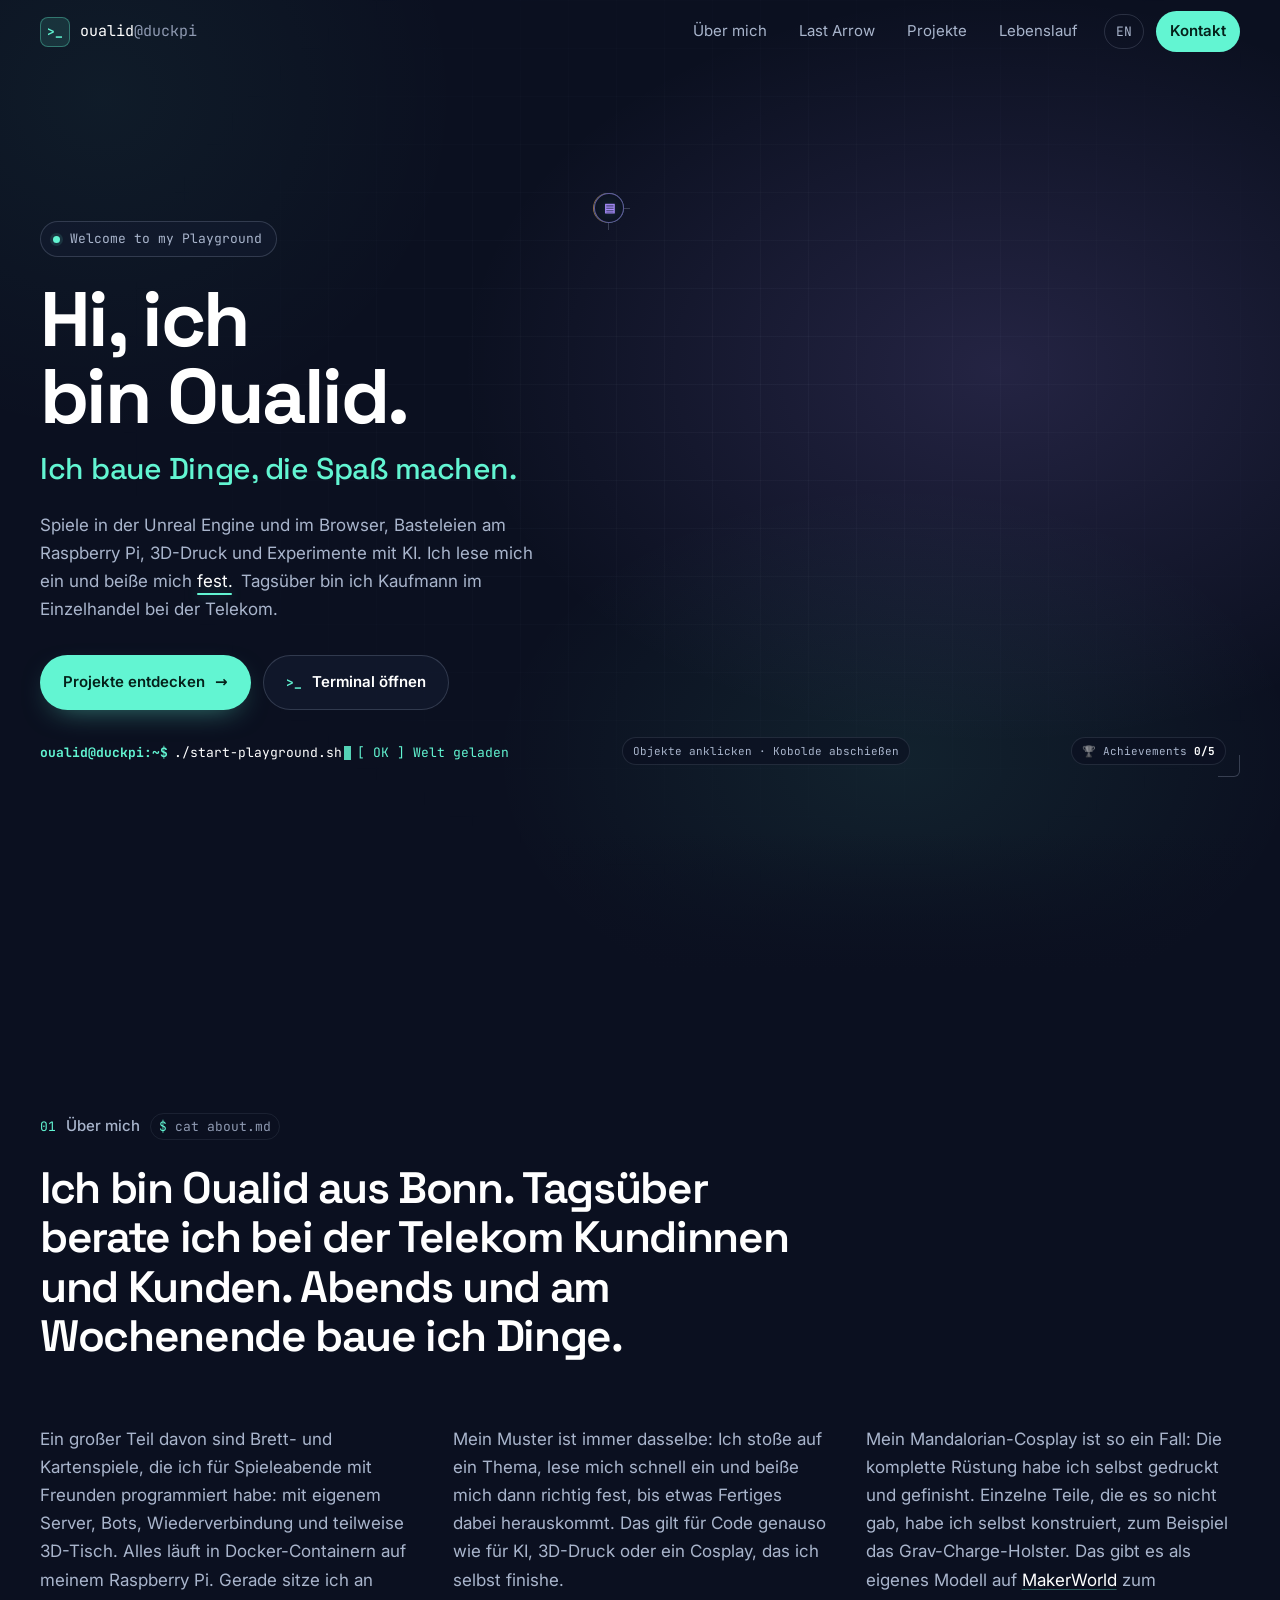
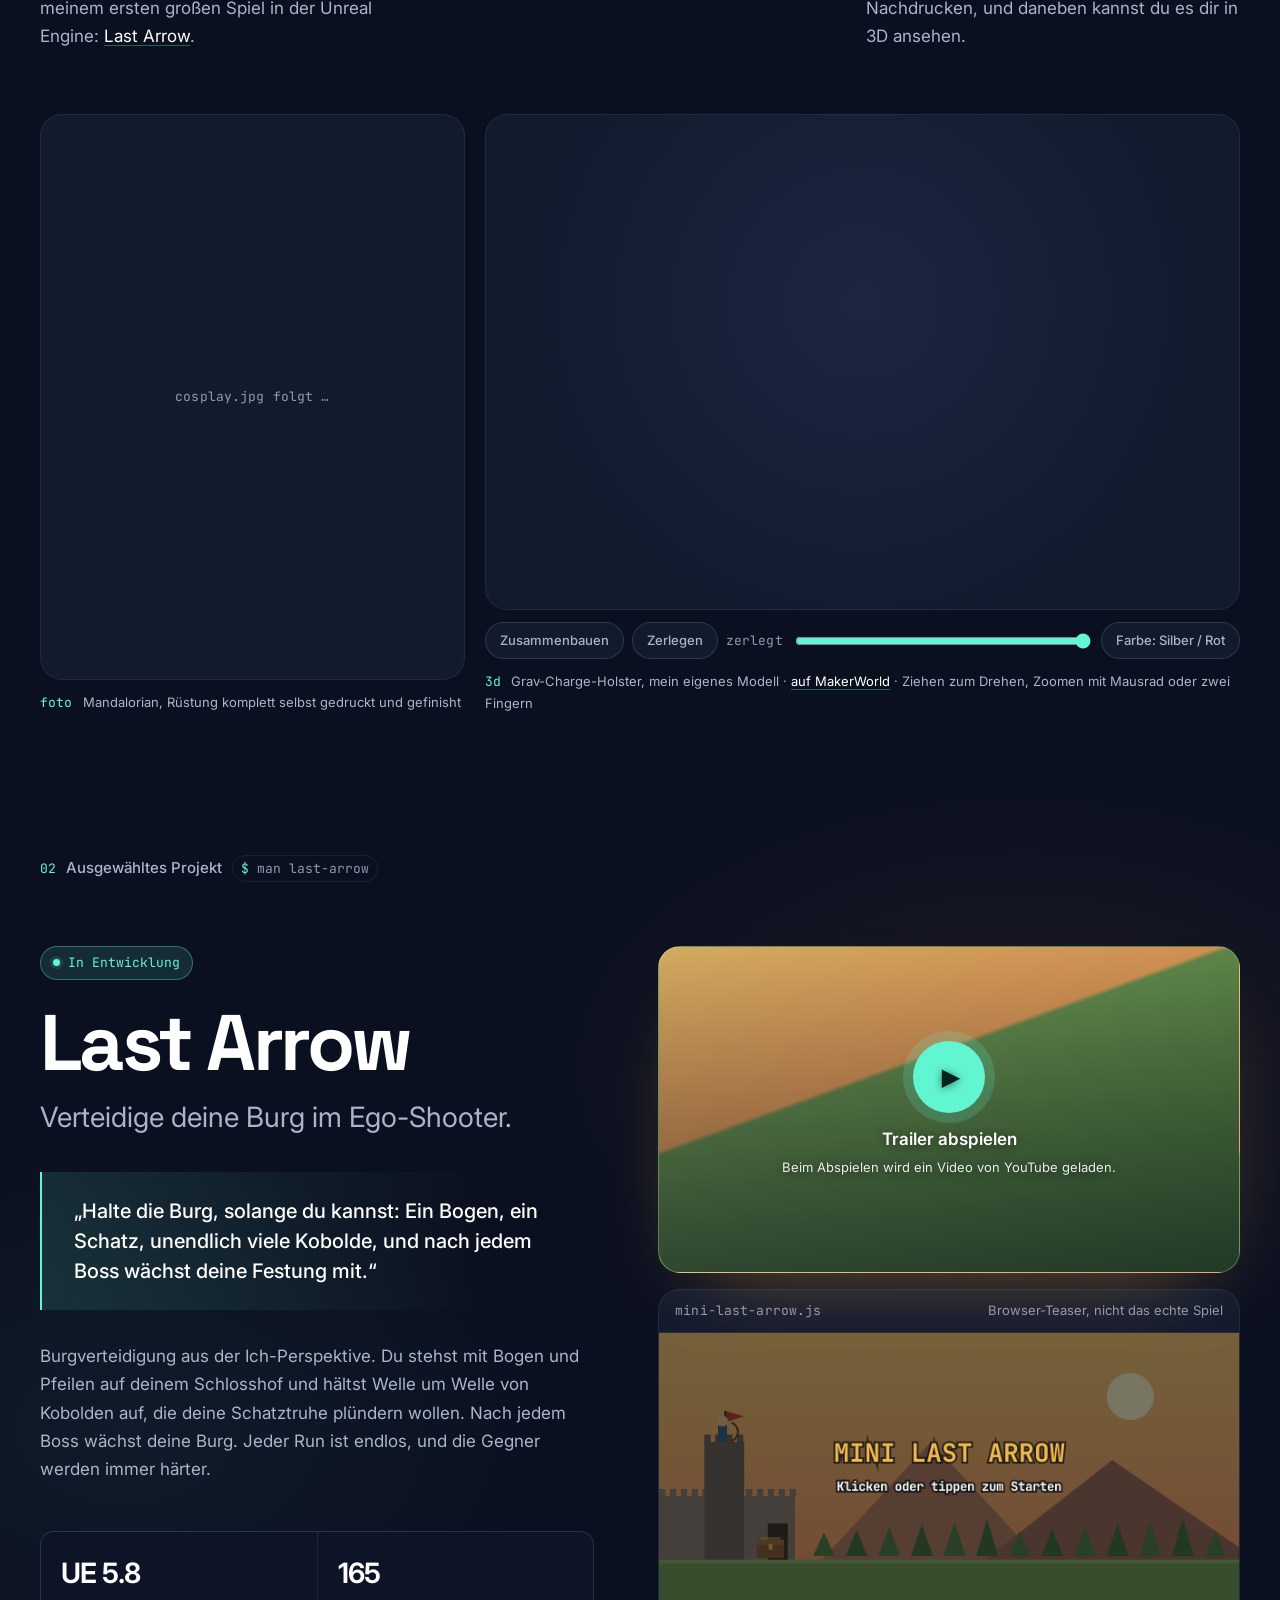
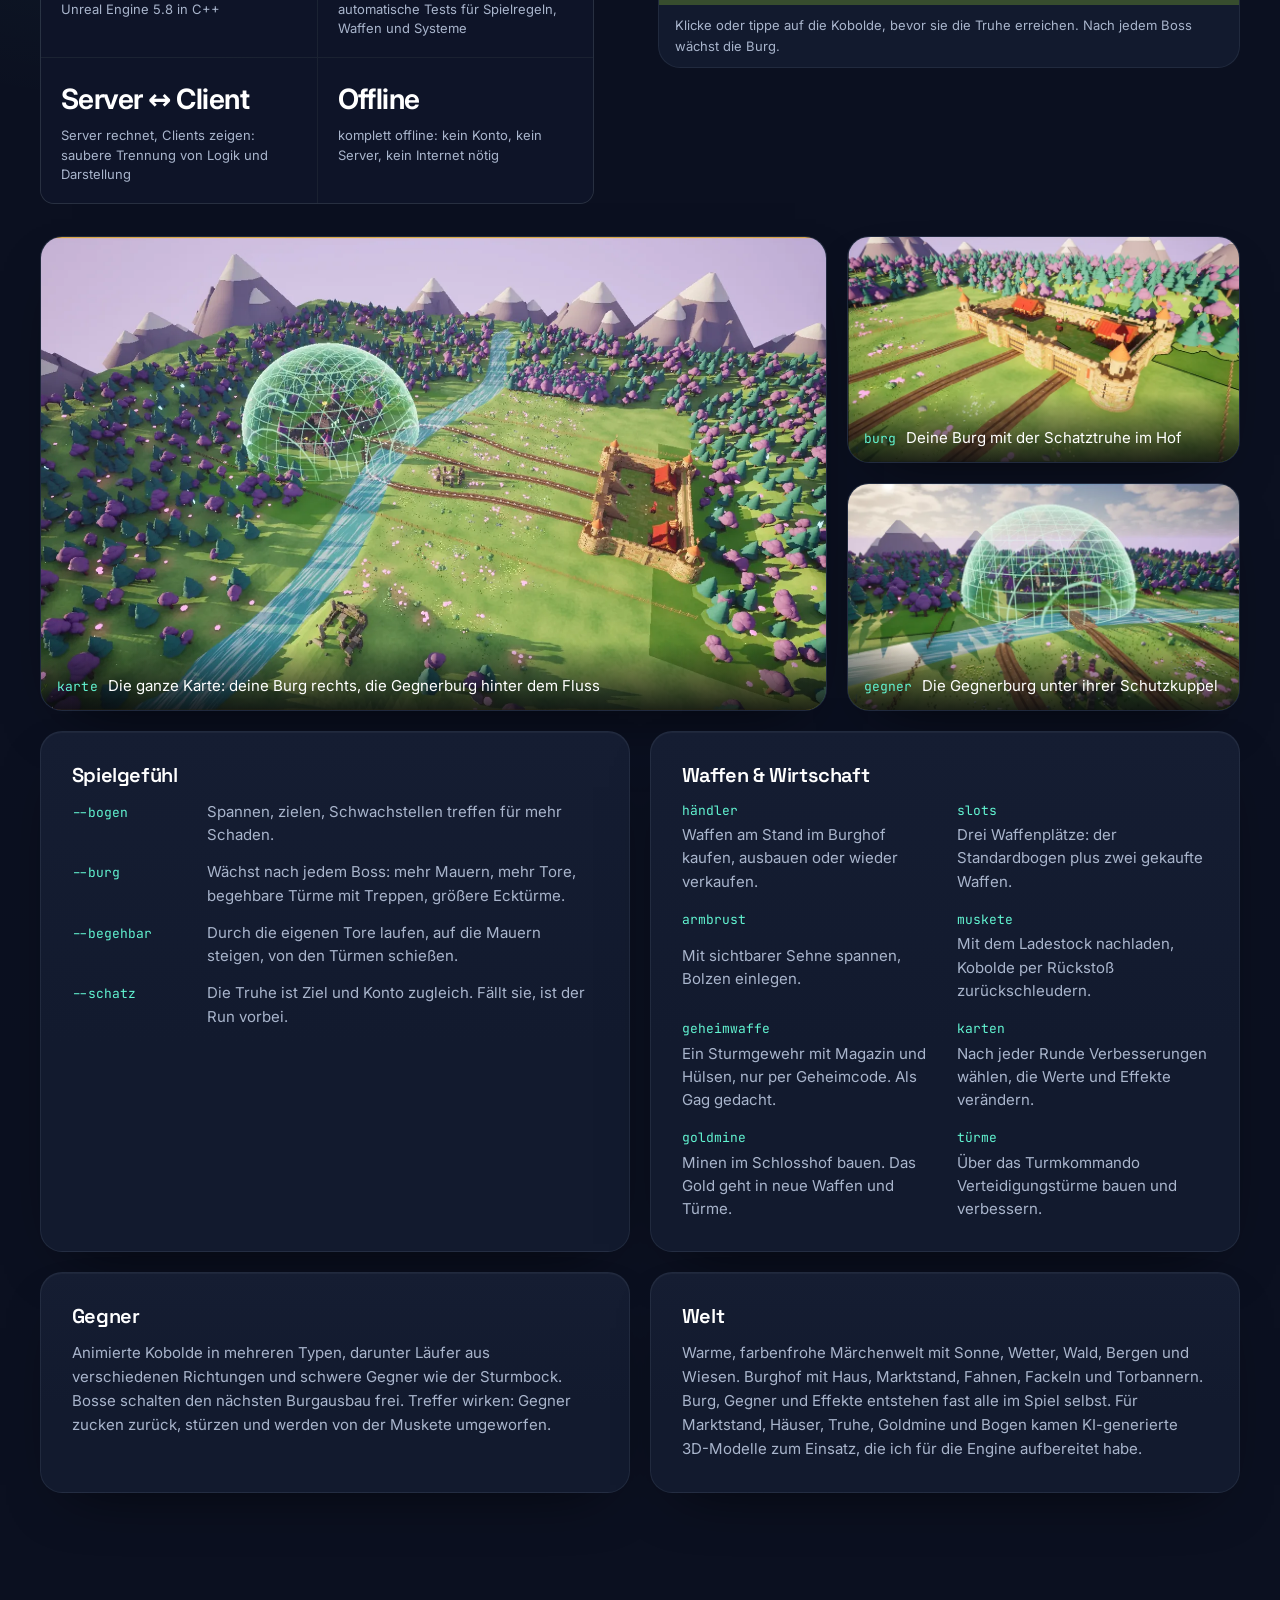
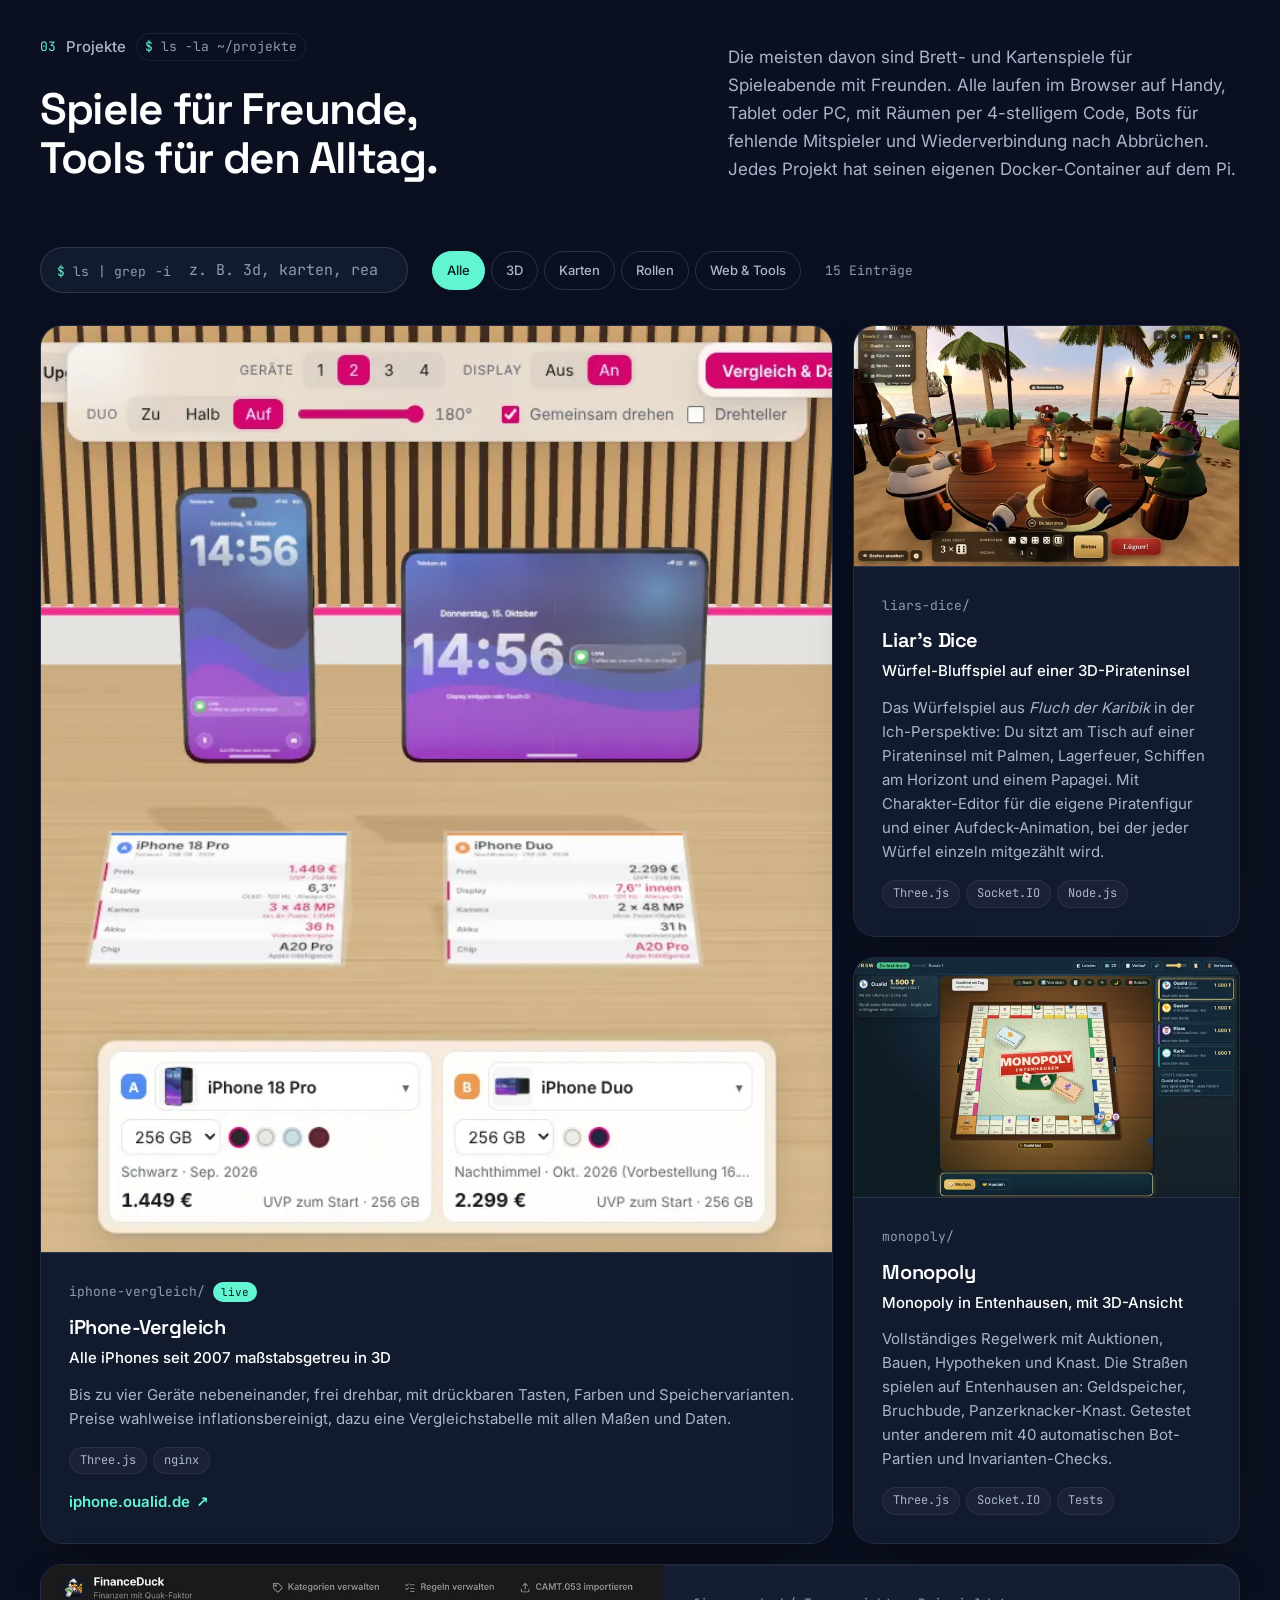
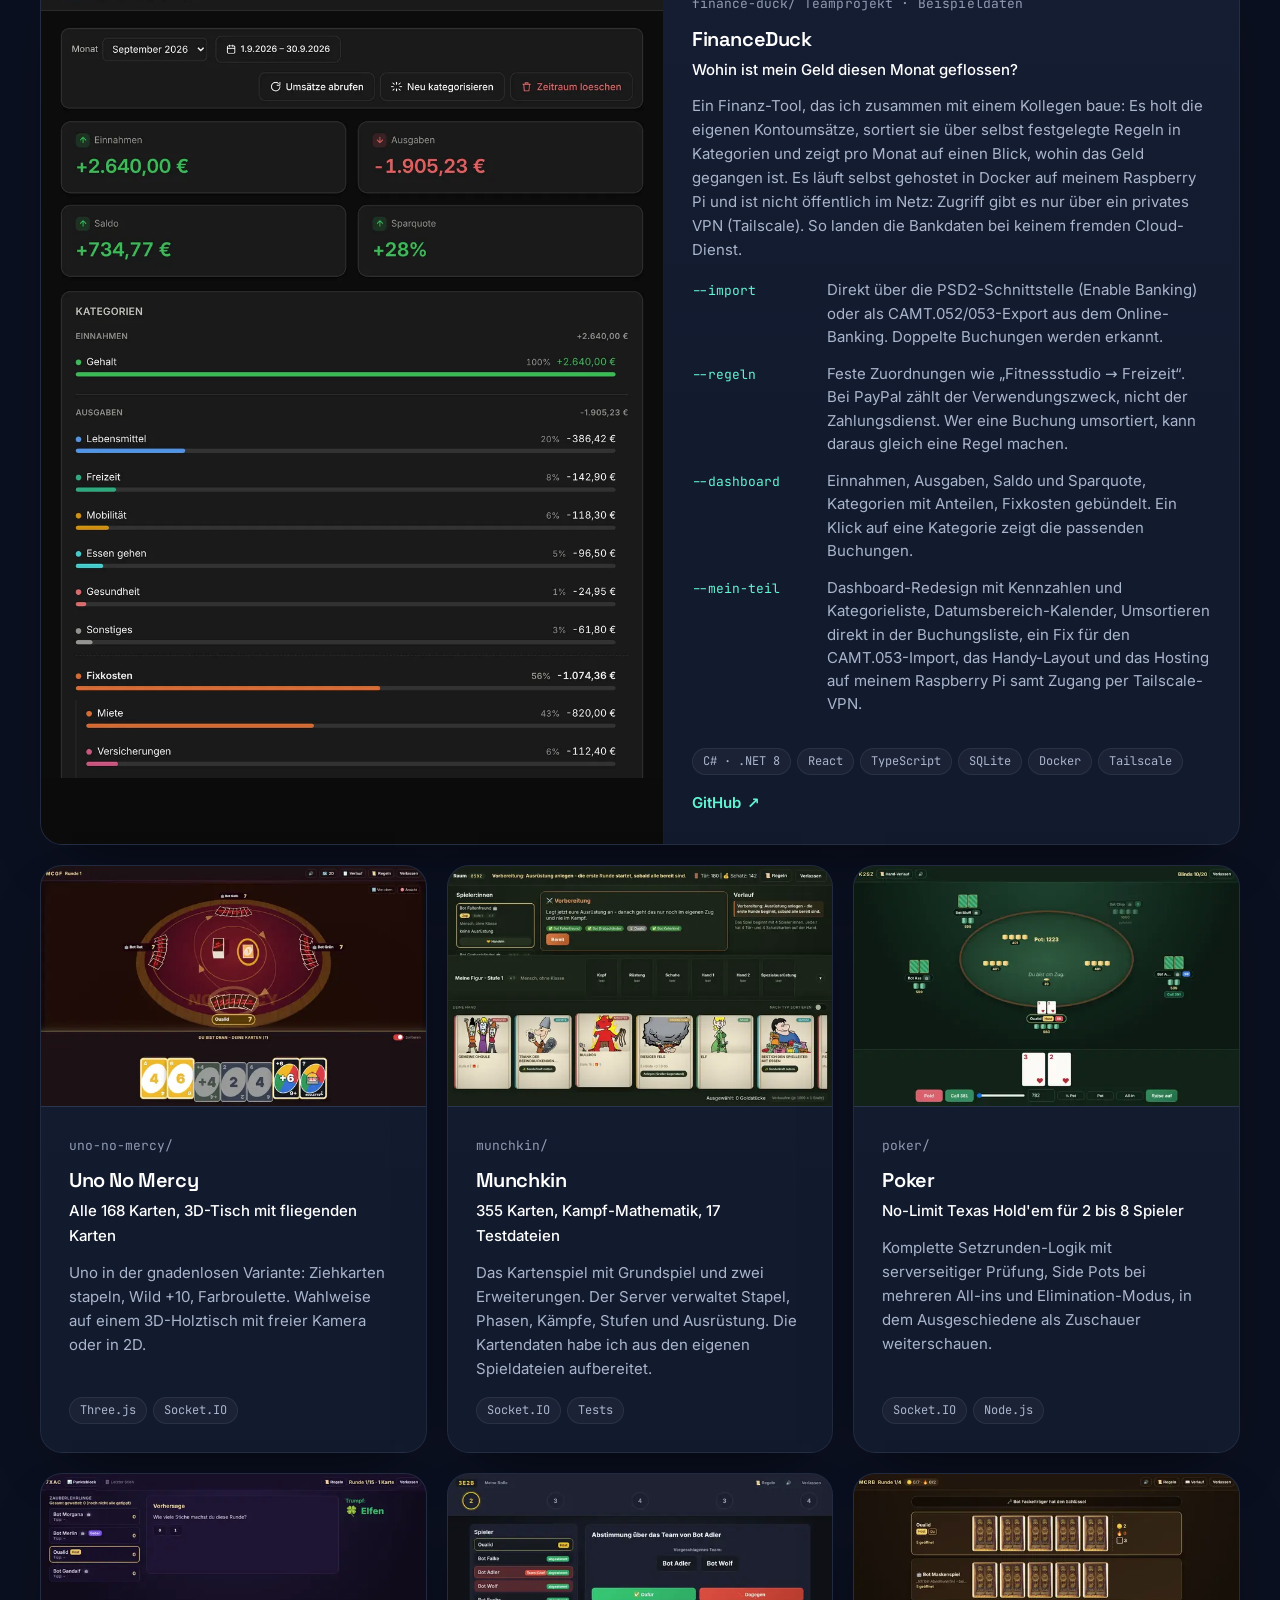
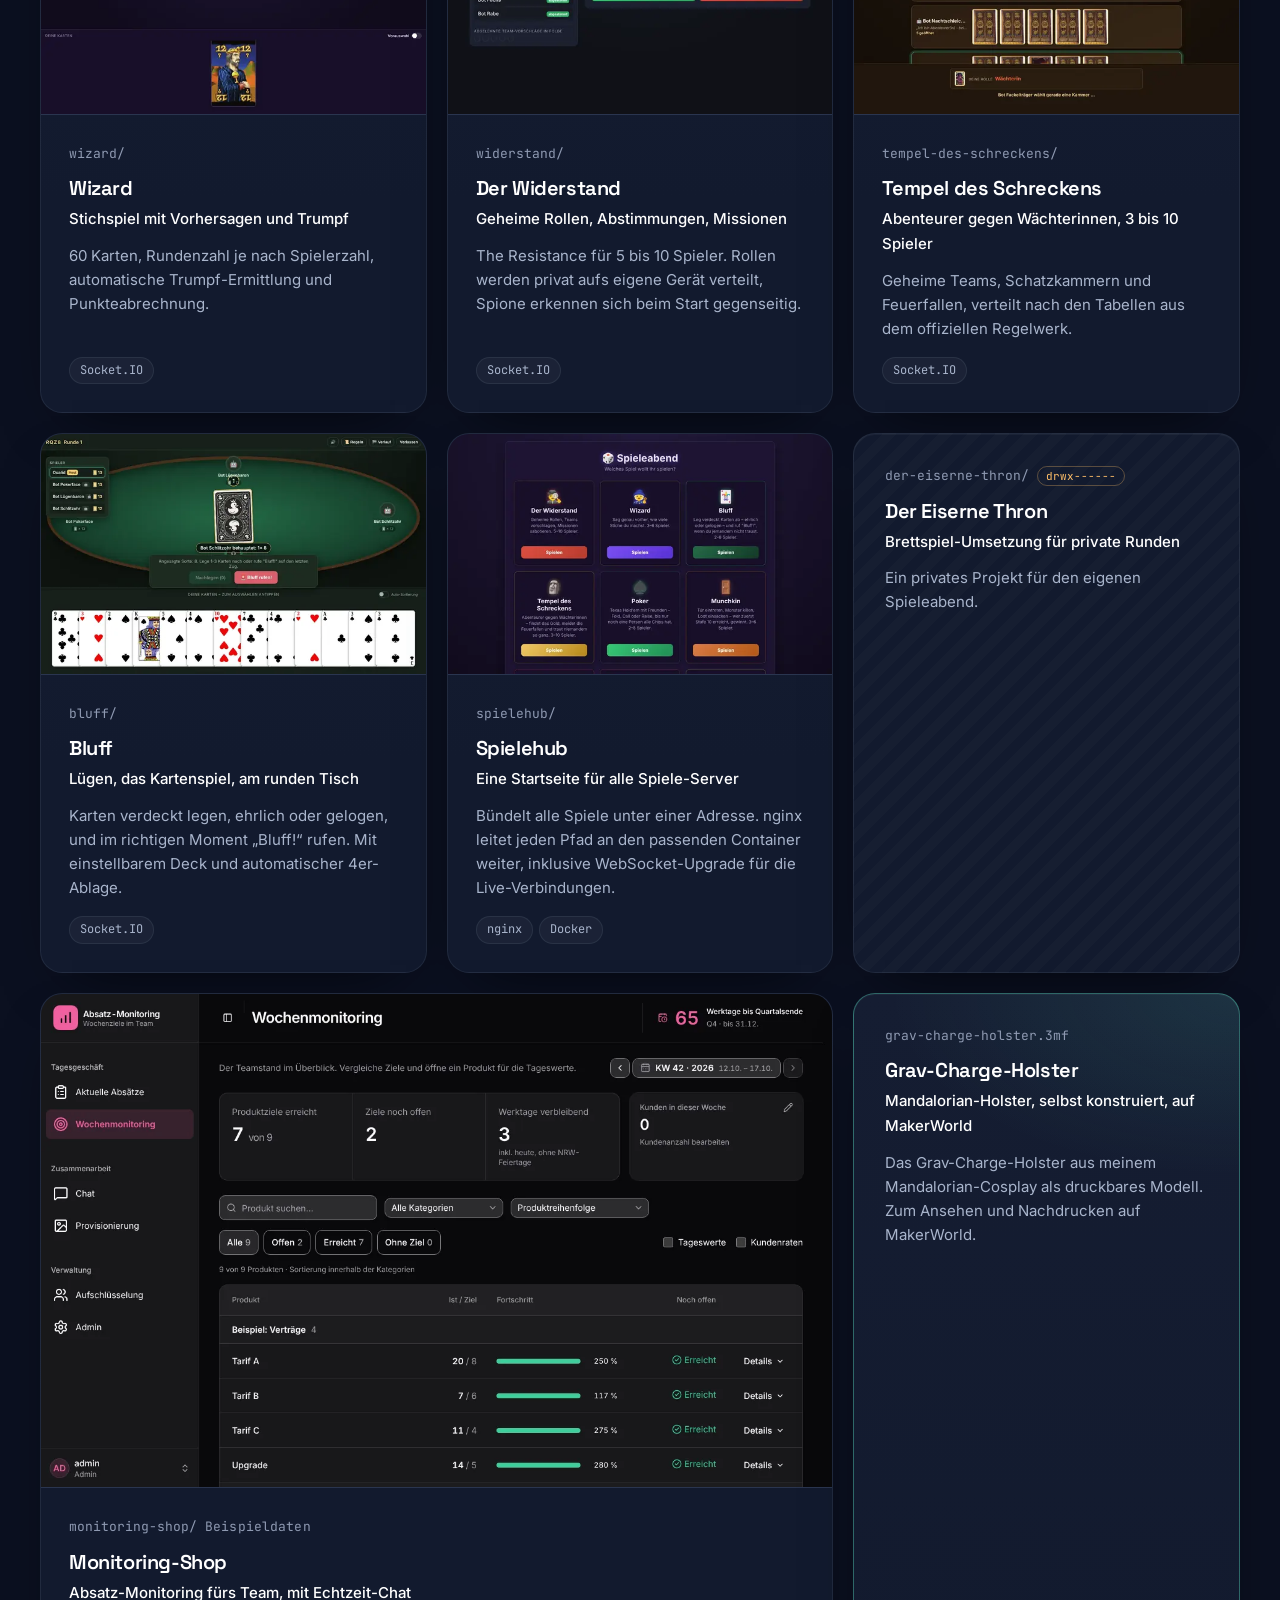
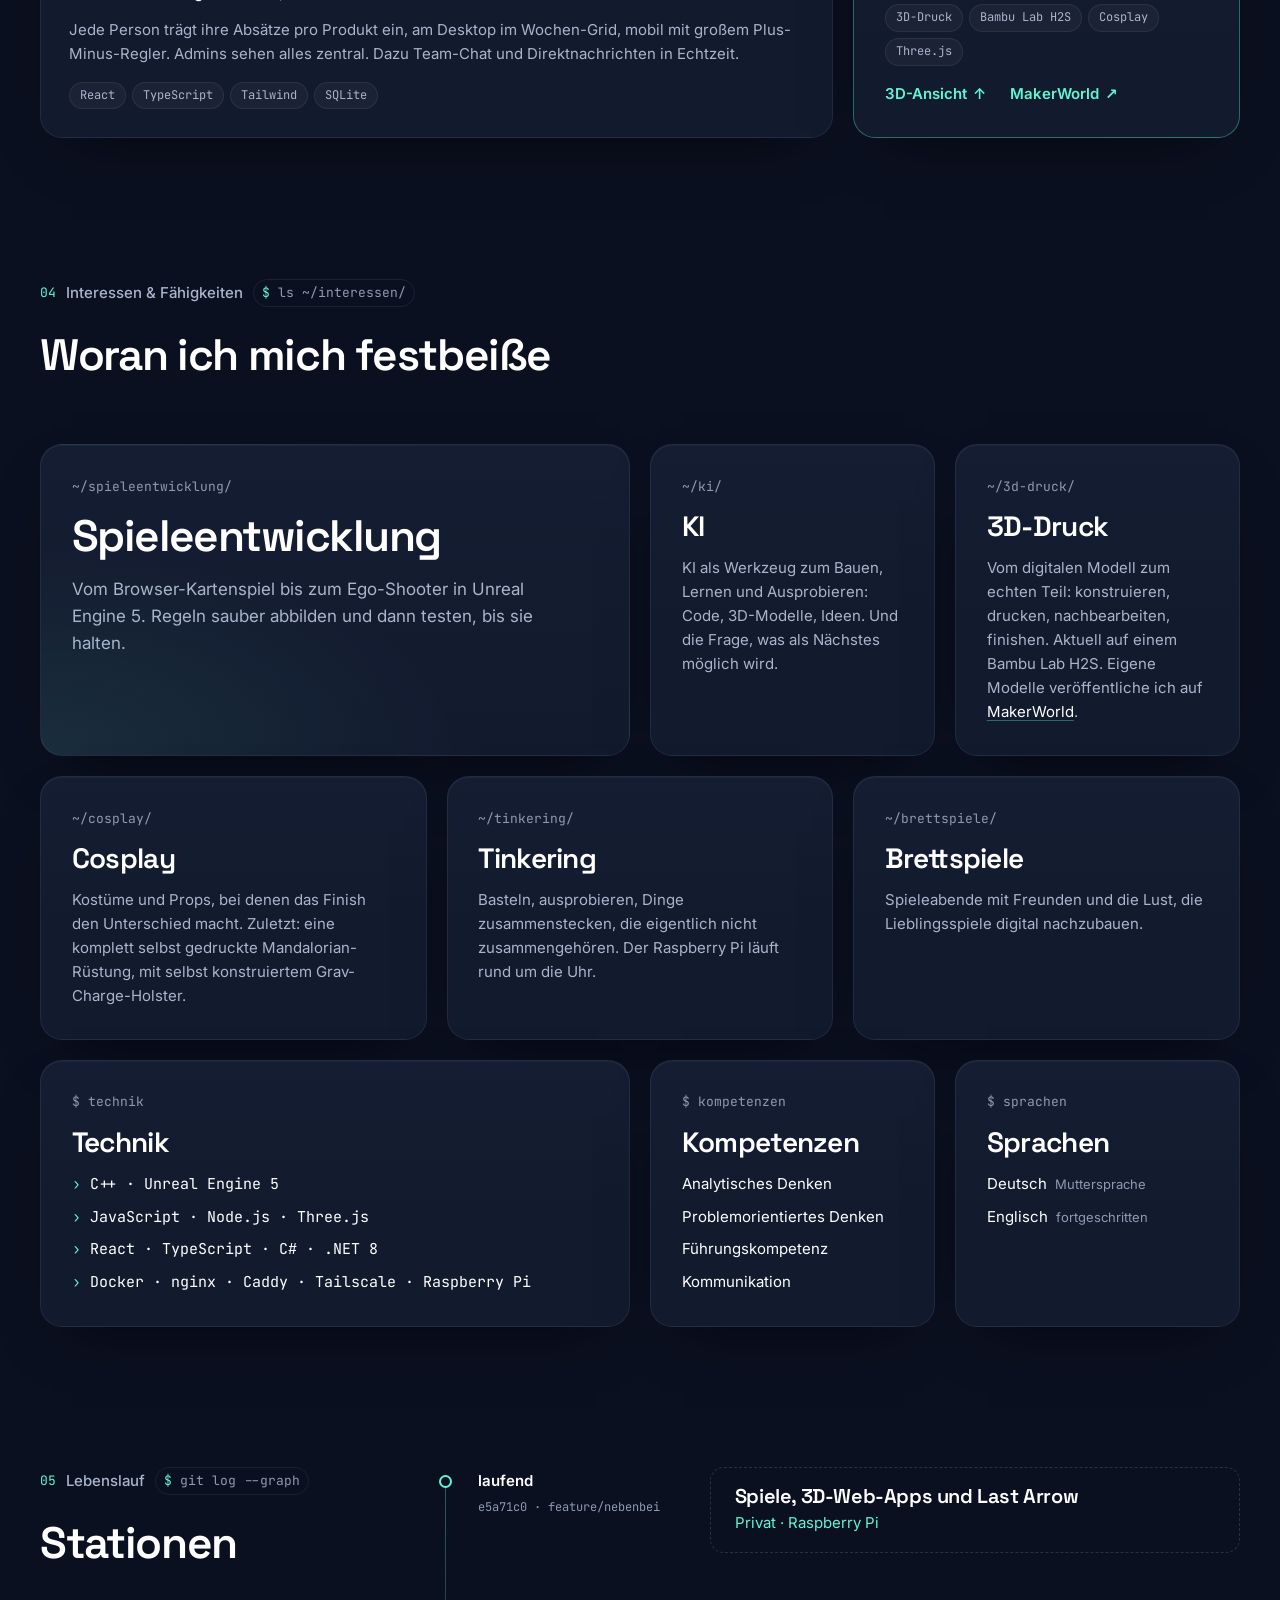
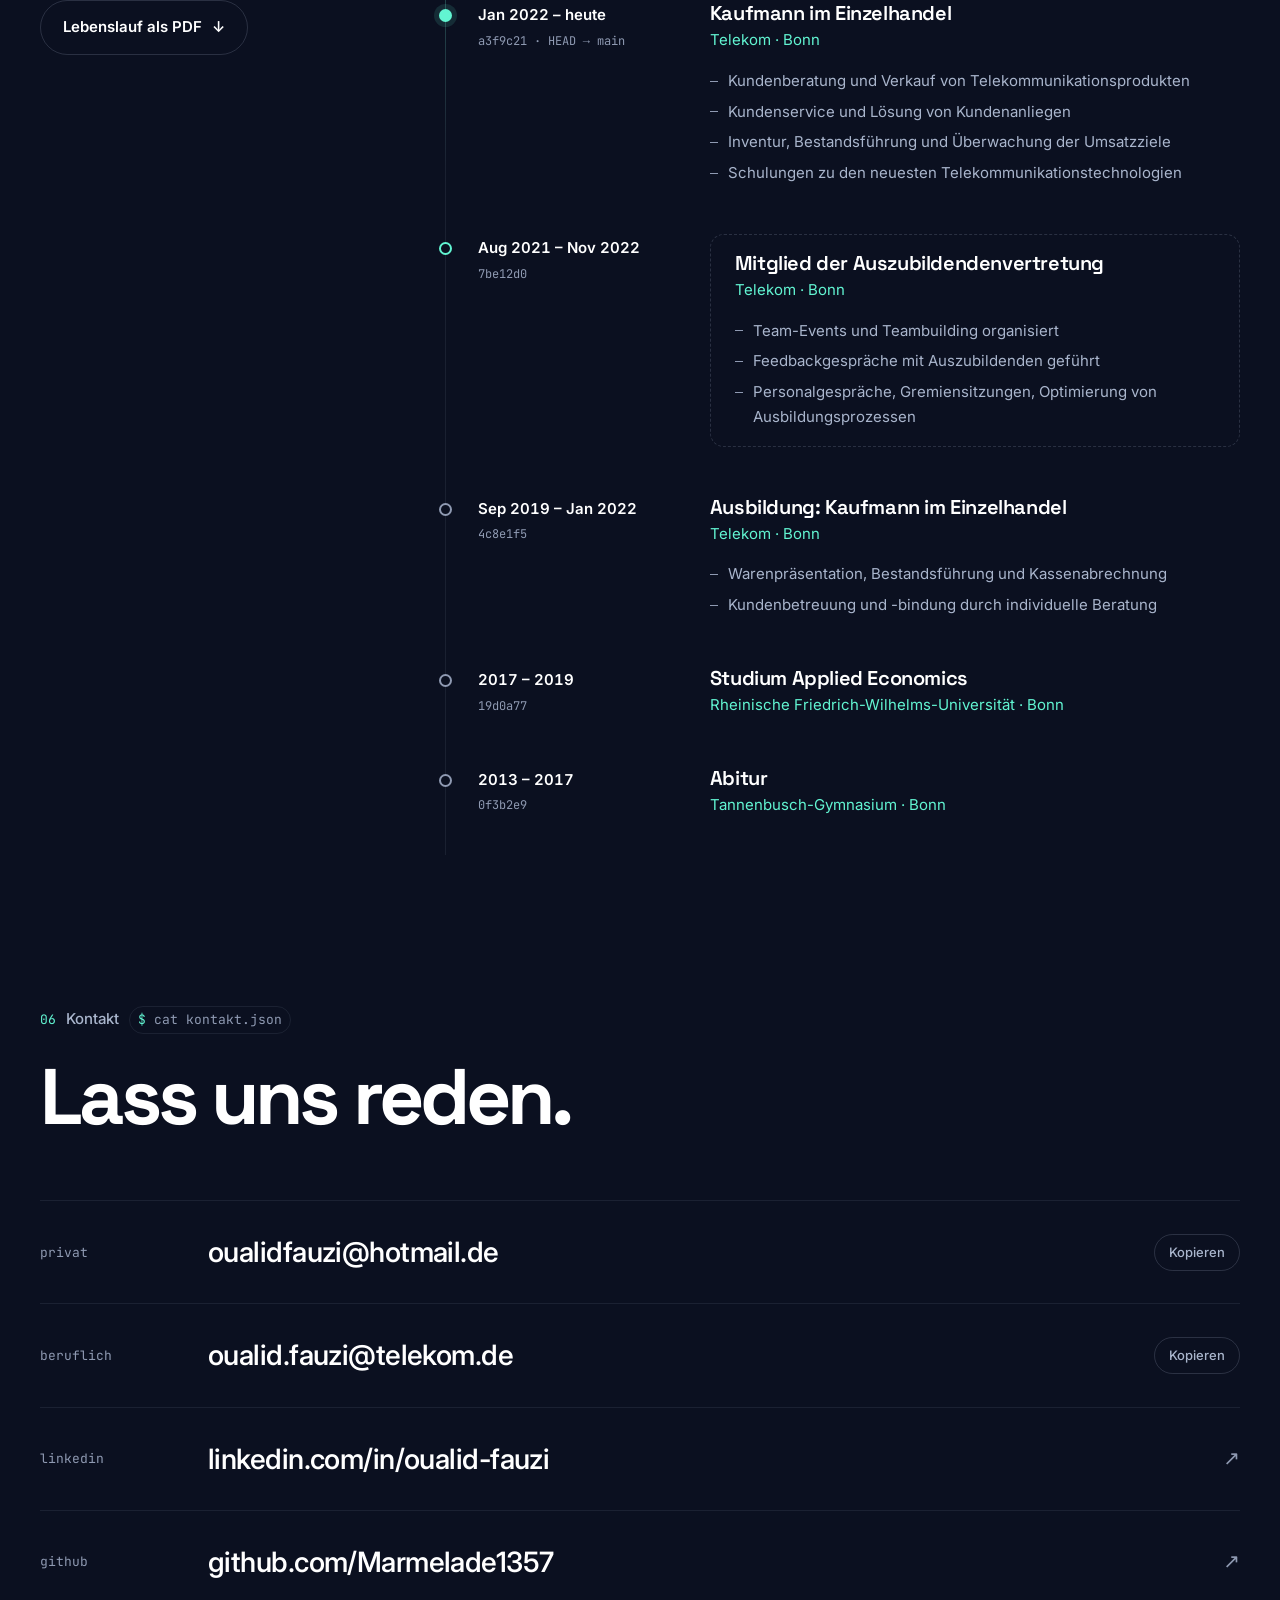
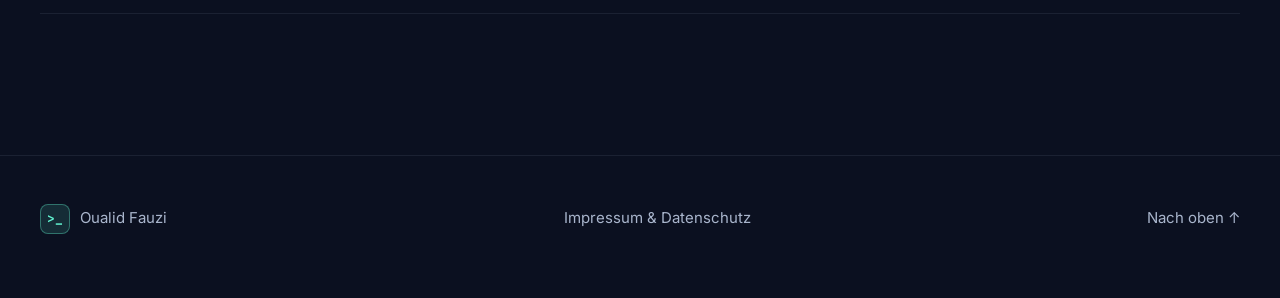
<file: public/index.html>
<!doctype html>
<html lang="de">
<head>
<meta charset="utf-8">
<meta name="viewport" content="width=device-width, initial-scale=1">
<title>Oualid Fauzi</title>
<meta name="description" content="Oualid Fauzi aus Bonn: Spiele, KI, 3D-Druck und Tinkering. Aktuell: Last Arrow in Unreal Engine 5, Webspiele, FinanceDuck und ein interaktiver 3D-Playground.">
<meta property="og:title" content="Oualid Fauzi">
<meta property="og:description" content="Spiele, KI, 3D-Druck und Tinkering. Aktuell: Last Arrow. Mit interaktivem 3D-Playground.">
<meta property="og:type" content="website">
<meta property="og:url" content="https://oualid.de/">
<meta property="og:image" content="https://oualid.de/og.jpg">
<meta property="og:image:width" content="1200">
<meta property="og:image:height" content="630">
<meta property="og:image:alt" content="oualid.de – Hi, ich bin Oualid. Ich baue Dinge, die Spaß machen. Daneben eine 3D-Insel mit Burg, Kobolden, Retro-PC und 3D-Drucker.">
<meta property="og:locale" content="de_DE">
<meta name="twitter:card" content="summary_large_image">
<meta name="theme-color" content="#0b1020">
<link rel="canonical" href="https://oualid.de/">
<link rel="alternate" hreflang="de" href="https://oualid.de/">
<link rel="alternate" hreflang="en" href="https://oualid.de/en/">
<link rel="alternate" hreflang="x-default" href="https://oualid.de/">
<script type="application/ld+json">{"@context":"https://schema.org","@type":"Person","name":"Oualid Fauzi","url":"https://oualid.de/","image":"https://oualid.de/og.jpg","jobTitle":"Kaufmann im Einzelhandel","worksFor":{"@type":"Organization","name":"Telekom"},"address":{"@type":"PostalAddress","addressLocality":"Bonn","addressCountry":"DE"},"knowsAbout":["Spieleentwicklung","Unreal Engine 5","C++","JavaScript","Three.js","C#",".NET","Docker","Tailscale","3D-Druck","KI"],"sameAs":["https://www.linkedin.com/in/oualid-fauzi-630469218/","https://github.com/Marmelade1357","https://makerworld.com/de/models/2300726-grav-charge-mandalorian-holster"]}</script>
<link rel="icon" href="favicon.svg" type="image/svg+xml">
<link rel="icon" href="icons/icon-192.png" type="image/png" sizes="192x192">
<link rel="apple-touch-icon" href="icons/apple-touch-icon.png">
<link rel="manifest" href="manifest.webmanifest">
<link rel="preload" href="fonts/inter-latin-var.woff2" as="font" type="font/woff2" crossorigin>
<link rel="stylesheet" href="css/style.css">
<script type="importmap">{"imports":{"three":"./vendor/three/build/three.module.min.js","three/addons/":"./vendor/three/examples/jsm/"}}</script>
<script>document.documentElement.classList.add('js')</script>
</head>
<body>
<a class="skip" href="#inhalt">Zum Inhalt springen</a>
<div class="progress" aria-hidden="true"><span id="progress-bar"></span></div>

<!-- ============================ NAVIGATION ============================ -->
<header class="site-header">
  <div class="wrap header-inner">
    <a class="brand" href="#top" aria-label="Oualid Fauzi, zum Seitenanfang">
      <span class="brand-mark" aria-hidden="true">&gt;_</span>
      <span class="brand-name">oualid<span class="brand-host">@duckpi</span></span>
    </a>
    <button class="nav-toggle" type="button" aria-expanded="false" aria-controls="site-nav">
      <span class="nav-toggle-bars" aria-hidden="true"></span><span class="nav-toggle-label">Menü</span>
    </button>
    <nav id="site-nav" class="site-nav" aria-label="Hauptnavigation">
      <ul>
        <li><a href="#about">Über mich</a></li>
        <li><a href="#last-arrow">Last Arrow</a></li>
        <li><a href="#projekte">Projekte</a></li>
        <li><a href="#cv">Lebenslauf</a></li>
        <li><a class="lang-switch" href="en/" hreflang="en" lang="en" aria-label="English version">EN</a></li>
        <li><a class="nav-cta" href="#kontakt">Kontakt</a></li>
      </ul>
    </nav>
  </div>
</header>

<!-- ============================ HERO: Playground ============================ -->
<!-- Linke Spalte: Text. Rechte Spalte: 3D-Diorama (js/playground.js lädt js/playground-world.js). -->
<section class="hero pg-hero" id="top" aria-labelledby="hero-title">
  <div class="pg-backdrop" aria-hidden="true"></div>
  <div class="wrap pg-grid">
    <div class="pg-copy">
      <p class="eyebrow" data-reveal><span class="status-dot" aria-hidden="true"></span>Welcome to my Playground</p>
      <h1 id="hero-title" class="pg-title" data-reveal style="--d:1">Hi, ich bin Oualid.</h1>
      <p class="pg-sub" data-reveal style="--d:2">Ich baue Dinge, die Spaß machen.</p>
      <p class="pg-lead" data-reveal style="--d:3">Spiele in der Unreal Engine und im Browser, Basteleien am Raspberry Pi, 3D-Druck und Experimente mit KI. Ich lese mich ein und beiße mich <em class="bite">fest.</em><span class="bite-caret" aria-hidden="true"></span><span class="pg-lead-extra"> Tagsüber bin ich Kaufmann im Einzelhandel bei der Telekom.</span></p>
      <div class="hero-actions" data-reveal style="--d:4">
        <a class="btn btn-primary" href="#projekte">Projekte entdecken <span class="btn-arrow" aria-hidden="true">→</span></a>
        <button type="button" class="btn btn-ghost" data-open-terminal aria-haspopup="dialog" aria-controls="terminal-dialog"><span class="btn-prompt" aria-hidden="true">&gt;_</span> Terminal öffnen</button>
      </div>
      <p class="pg-cmd" data-reveal style="--d:5"><span class="ps1">oualid@duckpi:~$</span> <span class="pg-cmd-text">./start-playground.sh</span><span class="pg-cmd-caret" aria-hidden="true"></span> <span class="pg-cmd-status" aria-live="polite"></span></p>
    </div>

    <figure class="playground" id="playground" data-reveal style="--d:2" aria-labelledby="pg-caption">
      <div class="pg-stage">
        <p class="pg-loading">Welt wird gebaut …</p>
        <button type="button" class="pg-start" hidden>3D-Welt laden<small>ca. 170 KB</small></button>
      </div>
      <ul class="pg-spots" aria-label="Objekte in der 3D-Welt">
        <li class="pg-spot-item" data-spot="castle"><button type="button" class="pg-spot pg-spot-castle" data-spot="castle"><span class="pg-pin" aria-hidden="true">♜</span><span class="pg-tip"><b>Last Arrow</b><small>Burg verteidigen</small></span></button></li>
        <li class="pg-spot-item" data-spot="pc"><button type="button" class="pg-spot pg-spot-pc" data-spot="pc"><span class="pg-pin" aria-hidden="true">▦</span><span class="pg-tip"><b>Projekte</b><small>Alle Projekte ansehen</small></span></button></li>
        <li class="pg-spot-item" data-spot="printer"><button type="button" class="pg-spot pg-spot-printer" data-spot="printer"><span class="pg-pin" aria-hidden="true">▤</span><span class="pg-tip"><b>3D-Druck</b><small>Druckprojekte ansehen</small></span></button></li>
        <li class="pg-spot-item" data-spot="duck"><button type="button" class="pg-spot pg-spot-duck" data-spot="duck" aria-label="Versteckte Gummiente"><span class="pg-pin" aria-hidden="true">?</span><span class="pg-tip"><b>???</b><small>Da quakt doch was …</small></span></button></li>
      </ul>
      <div class="pg-hud" aria-hidden="true">
        <span class="pg-hint">Objekte anklicken · Kobolde abschießen</span>
        <span class="pg-ach"><span class="pg-ach-icon">🏆</span> Achievements <b class="pg-ach-count">0/5</b></span>
      </div>
      <div class="pg-toast" role="status" aria-live="polite"></div>
      <figcaption id="pg-caption" class="visually-hidden">Interaktives 3D-Diorama im Stil von Last Arrow: Kobolde laufen von der gegnerischen Burg zur eigenen Burg, die Türme schießen Pfeile. Dazu ein Retro-PC, ein 3D-Drucker und eine Gummiente auf einem kleinen Teich.</figcaption>
    </figure>
  </div>
</section>

<!-- Terminal (neofetch + Konsole, js/main.js) als Dialog, geöffnet über „Terminal öffnen“ im Hero -->
<dialog class="term-dialog" id="terminal-dialog" aria-labelledby="terminal-title">
  <div class="terminal">
    <div class="terminal-bar">
      <span class="dot" aria-hidden="true"></span><span class="dot" aria-hidden="true"></span><span class="dot" aria-hidden="true"></span>
      <h2 class="terminal-title" id="terminal-title">oualid@duckpi: ~</h2>
      <button type="button" class="term-close" data-close-terminal aria-label="Terminal schließen">×</button>
    </div>
    <div class="terminal-body">
      <ol class="boot" aria-label="Startsequenz">
        <li><span class="ok">[  OK  ]</span> Kaffee aufgesetzt.</li>
        <li><span class="ok">[  OK  ]</span> Neugier geladen.</li>
        <li><span class="ok">[  OK  ]</span> <span data-proj-count>15</span> Projekte eingehängt unter <span class="hl">~/projekte</span>.</li>
        <li><span class="warn">[ WARN ]</span> Kobolde vor dem Burgtor gesichtet.</li>
        <li><span class="ok">[  OK  ]</span> Bogen gespannt.</li>
      </ol>
      <details class="sysinfo" open>
      <summary><span class="ps1">oualid@duckpi:~$</span> neofetch <span class="sysinfo-hint">Systeminfo</span></summary>
      <div class="neofetch">
<pre class="duck" aria-hidden="true">
      __
  ___( o)&gt;
  \ &lt;_. )
   `---'
</pre>
        <div class="nf-info">
        <p class="nf-head"><span class="hl">oualid</span>@<span class="hl">duckpi</span></p>
        <dl>
          <div><dt>Name</dt><dd>Oualid Fauzi</dd></div>
          <div><dt>Ort</dt><dd>Bonn</dd></div>
          <div><dt>Beruf</dt><dd>Kaufmann im Einzelhandel @ Telekom</dd></div>
          <div><dt>Nebenbei</dt><dd>Spiele, KI, 3D-Druck, Cosplay</dd></div>
          <div><dt>Drucker</dt><dd>Bambu Lab H2S</dd></div>
          <div><dt>Projekt</dt><dd>Last Arrow (Unreal Engine 5.8)</dd></div>
          <div><dt>Stack</dt><dd>C++ · Node.js · Three.js · Socket.IO · Docker</dd></div>
          <div><dt>Host</dt><dd>Raspberry Pi „duckpi“</dd></div>
          <div><dt>Modus</dt><dd>festgebissen</dd></div>
        </dl>
        </div>
      </div>
      </details>

      <div class="console" id="console" hidden>
        <div class="console-out" id="console-out" aria-live="polite"></div>
        <form class="console-in" id="console-form" autocomplete="off">
          <label for="console-input"><span class="ps1">~$</span><span class="visually-hidden">Befehl eingeben</span></label>
          <input id="console-input" type="text" spellcheck="false" autocapitalize="off" placeholder="help eintippen und Enter drücken">
        </form>
        <div class="console-chips" aria-label="Schnellbefehle">
          <button type="button" data-cmd="help">help</button>
          <button type="button" data-cmd="ls projekte">ls projekte</button>
          <button type="button" data-cmd="./last-arrow">./last-arrow</button>
          <button type="button" data-cmd="cv">cv</button>
          <button type="button" data-cmd="kontakt">kontakt</button>
        </div>
      </div>
    </div>
  </div>
</dialog>

<main id="inhalt">

<!-- ============================ ÜBER MICH ============================ -->
<section id="about" class="section" aria-labelledby="about-title">
  <div class="wrap">
    <header class="sec-head" data-reveal>
      <p class="kicker"><span class="kicker-idx">01</span> Über mich <span class="kicker-cmd">cat about.md</span></p>
      <h2 id="about-title" class="sec-title">Ich bin Oualid aus Bonn. Tagsüber berate ich bei der Telekom Kundinnen und Kunden. Abends und am Wochenende baue ich Dinge.</h2>
    </header>
    <div class="about-cols">
      <p data-reveal>Ein großer Teil davon sind Brett- und Kartenspiele, die ich für Spieleabende mit Freunden programmiert habe: mit eigenem Server, Bots, Wiederverbindung und teilweise 3D-Tisch. Alles läuft in Docker-Containern auf meinem Raspberry Pi. Gerade sitze ich an meinem ersten großen Spiel in der Unreal Engine: <a href="#last-arrow">Last Arrow</a>.</p>
      <p data-reveal style="--d:1">Mein Muster ist immer dasselbe: Ich stoße auf ein Thema, lese mich schnell ein und beiße mich dann richtig fest, bis etwas Fertiges dabei herauskommt. Das gilt für Code genauso wie für KI, 3D-Druck oder ein Cosplay, das ich selbst finishe.</p>
      <p data-reveal style="--d:2">Mein Mandalorian-Cosplay ist so ein Fall: Die komplette Rüstung habe ich selbst gedruckt und gefinisht. Einzelne Teile, die es so nicht gab, habe ich selbst konstruiert, zum Beispiel das Grav-Charge-Holster. Das gibt es als eigenes Modell auf <a href="https://makerworld.com/de/models/2300726-grav-charge-mandalorian-holster" rel="noopener" target="_blank">MakerWorld</a> zum Nachdrucken, und daneben kannst du es dir in 3D ansehen.</p>
    </div>

    <div class="about-media">
      <!-- Cosplay-Foto: public/img/cosplay.jpg. Solange die Datei fehlt, zeigt die Seite den Platzhalter. -->
      <figure class="photo" data-reveal>
        <div class="photo-frame">
          <img src="img/cosplay.jpg" srcset="img/cosplay-480.jpg 480w, img/cosplay.jpg 960w" sizes="(max-width: 860px) 92vw, 440px" alt="Oualid als Mandalorian mit Grogu in der Umhängetasche, Rüstung selbst gedruckt und gefinisht" width="960" height="1280" loading="lazy" decoding="async">
          <div class="photo-placeholder" aria-hidden="true"><span class="mono-label">cosplay.jpg folgt …</span></div>
        </div>
        <figcaption><span class="mono-label">foto</span> Mandalorian, Rüstung komplett selbst gedruckt und gefinisht</figcaption>
      </figure>
      <!-- 3D-Viewer: Modell in public/3d/holster.glb, Code in js/holster-viewer.js. Lädt, sobald er ins Bild scrollt. -->
      <figure class="viewer" id="holster-3d" data-model="3d/holster.glb" data-reveal style="--d:1">
        <div class="viewer-stage">
          <button type="button" class="viewer-start" hidden>In 3D ansehen<small>Modell lädt ca. 1,2 MB</small></button>
          <p class="viewer-status">Lade 3D-Modell …</p>
        </div>
        <div class="viewer-ui">
          <button type="button" data-act="assemble" disabled>Zusammenbauen</button>
          <button type="button" data-act="explode" disabled>Zerlegen</button>
          <label><span class="mono-label">zerlegt</span> <input type="range" min="0" max="100" value="0" disabled aria-label="Wie weit die Teile auseinandergezogen sind"></label>
          <button type="button" data-act="color" disabled>Farbe</button>
        </div>
        <figcaption><span class="mono-label">3d</span> Grav-Charge-Holster, mein eigenes Modell · <a href="https://makerworld.com/de/models/2300726-grav-charge-mandalorian-holster" rel="noopener" target="_blank">auf MakerWorld</a> · Ziehen zum Drehen, Zoomen mit Mausrad oder zwei Fingern</figcaption>
      </figure>
    </div>
  </div>
</section>

<!-- ============================ LAST ARROW ============================ -->
<section id="last-arrow" class="section la" aria-labelledby="la-title">
  <div class="wrap">
    <header class="sec-head" data-reveal>
      <p class="kicker"><span class="kicker-idx">02</span> Ausgewähltes Projekt <span class="kicker-cmd">man last-arrow</span></p>
    </header>

    <div class="la-hero">
      <div class="la-copy" data-reveal>
        <p class="badge badge-live"><span class="status-dot" aria-hidden="true"></span>In Entwicklung</p>
        <h2 id="la-title" class="la-title">Last Arrow</h2>
        <p class="la-sub">Verteidige deine Burg im Ego-Shooter.</p>
        <blockquote class="la-claim">„Halte die Burg, solange du kannst: Ein Bogen, ein Schatz, unendlich viele Kobolde, und nach jedem Boss wächst deine Festung mit.“</blockquote>
        <p class="la-desc">Burgverteidigung aus der Ich-Perspektive. Du stehst mit Bogen und Pfeilen auf deinem Schlosshof und hältst Welle um Welle von Kobolden auf, die deine Schatztruhe plündern wollen. Nach jedem Boss wächst deine Burg. Jeder Run ist endlos, und die Gegner werden immer härter.</p>
        <ul class="stat-row" aria-label="Technik">
          <li><strong>UE 5.8</strong><span>Unreal Engine 5.8 in C++</span></li>
          <li><strong>165</strong><span>automatische Tests für Spielregeln, Waffen und Systeme</span></li>
          <li><strong>Server ↔ Client</strong><span>Server rechnet, Clients zeigen: saubere Trennung von Logik und Darstellung</span></li>
          <li><strong>Offline</strong><span>komplett offline: kein Konto, kein Server, kein Internet nötig</span></li>
        </ul>
      </div>

      <div class="la-media" data-reveal style="--d:1">
        <!-- Trailer: YouTube-Video-ID in data-youtube-id. Das Video wird erst nach Klick geladen (youtube-nocookie.com). -->
        <div class="video" data-youtube-id="XlC_0HXG0ws">
          <div class="video-empty"><span class="badge">Trailer folgt</span></div>
        </div>
        <div class="game-box">
          <div class="game-head">
            <span class="mono-label">mini-last-arrow.js</span>
            <span class="game-note">Browser-Teaser, nicht das echte Spiel</span>
          </div>
          <canvas id="mini-game" width="640" height="300" aria-label="Kleines Browser-Minispiel: Kobolde anklicken, bevor sie die Schatztruhe erreichen"></canvas>
          <p class="game-help">Klicke oder tippe auf die Kobolde, bevor sie die Truhe erreichen. Nach jedem Boss wächst die Burg.</p>
        </div>
      </div>
    </div>

    <!-- Screenshots aus dem Spiel: Bilder in public/img/last-arrow/ (siehe LIESMICH.md) -->
    <div class="la-gallery" role="group" aria-label="Screenshots aus dem Spiel" data-reveal>
      <figure class="la-shot la-shot-main">
        <a href="img/last-arrow/uebersicht.webp" target="_blank" rel="noopener" aria-label="Bild in voller Größe öffnen: Die ganze Karte: deine Burg rechts, die Gegnerburg hinter dem Fluss"><img src="img/last-arrow/uebersicht.webp" srcset="img/last-arrow/uebersicht-800.webp 800w, img/last-arrow/uebersicht.webp 1600w" sizes="(max-width: 860px) 92vw, 820px" alt="Gesamtansicht der Karte aus Last Arrow: rechts die eigene Burg, links hinter dem Fluss die gegnerische Burg unter einer grünen Schutzkuppel" width="1600" height="924" loading="lazy" decoding="async"></a>
        <figcaption><span class="mono-label">karte</span> Die ganze Karte: deine Burg rechts, die Gegnerburg hinter dem Fluss</figcaption>
      </figure>
      <figure class="la-shot">
        <a href="img/last-arrow/burg.webp" target="_blank" rel="noopener" aria-label="Bild in voller Größe öffnen: Deine Burg mit der Schatztruhe im Hof"><img src="img/last-arrow/burg.webp" srcset="img/last-arrow/burg-800.webp 800w, img/last-arrow/burg.webp 1600w" sizes="(max-width: 860px) 92vw, 400px" alt="Die eigene Burg in Last Arrow: Sandsteinmauern, runde Ecktürme mit orangen Dächern, Häuser und Schatztruhe im Hof" width="1600" height="924" loading="lazy" decoding="async"></a>
        <figcaption><span class="mono-label">burg</span> Deine Burg mit der Schatztruhe im Hof</figcaption>
      </figure>
      <figure class="la-shot">
        <a href="img/last-arrow/gegner.webp" target="_blank" rel="noopener" aria-label="Bild in voller Größe öffnen: Die Gegnerburg unter ihrer Schutzkuppel"><img src="img/last-arrow/gegner.webp" srcset="img/last-arrow/gegner-800.webp 800w, img/last-arrow/gegner.webp 1600w" sizes="(max-width: 860px) 92vw, 400px" alt="Die gegnerische Burg in Last Arrow unter einer mintgrünen Schutzkuppel, davor Fluss und Brücke" width="1600" height="924" loading="lazy" decoding="async"></a>
        <figcaption><span class="mono-label">gegner</span> Die Gegnerburg unter ihrer Schutzkuppel</figcaption>
      </figure>
    </div>

    <div class="bento la-bento">
      <article class="card span-6" data-reveal>
        <h3 class="card-title">Spielgefühl</h3>
        <dl class="opts">
          <div><dt>--bogen</dt><dd>Spannen, zielen, Schwachstellen treffen für mehr Schaden.</dd></div>
          <div><dt>--burg</dt><dd>Wächst nach jedem Boss: mehr Mauern, mehr Tore, begehbare Türme mit Treppen, größere Ecktürme.</dd></div>
          <div><dt>--begehbar</dt><dd>Durch die eigenen Tore laufen, auf die Mauern steigen, von den Türmen schießen.</dd></div>
          <div><dt>--schatz</dt><dd>Die Truhe ist Ziel und Konto zugleich. Fällt sie, ist der Run vorbei.</dd></div>
        </dl>
      </article>
      <article class="card span-6" data-reveal style="--d:1">
        <h3 class="card-title">Waffen &amp; Wirtschaft</h3>
        <dl class="opts opts-2col">
          <div><dt>händler</dt><dd>Waffen am Stand im Burghof kaufen, ausbauen oder wieder verkaufen.</dd></div>
          <div><dt>slots</dt><dd>Drei Waffenplätze: der Standardbogen plus zwei gekaufte Waffen.</dd></div>
          <div><dt>armbrust</dt><dd>Mit sichtbarer Sehne spannen, Bolzen einlegen.</dd></div>
          <div><dt>muskete</dt><dd>Mit dem Ladestock nachladen, Kobolde per Rückstoß zurückschleudern.</dd></div>
          <div><dt>geheimwaffe</dt><dd>Ein Sturmgewehr mit Magazin und Hülsen, nur per Geheimcode. Als Gag gedacht.</dd></div>
          <div><dt>karten</dt><dd>Nach jeder Runde Verbesserungen wählen, die Werte und Effekte verändern.</dd></div>
          <div><dt>goldmine</dt><dd>Minen im Schlosshof bauen. Das Gold geht in neue Waffen und Türme.</dd></div>
          <div><dt>türme</dt><dd>Über das Turmkommando Verteidigungstürme bauen und verbessern.</dd></div>
        </dl>
      </article>
      <article class="card span-6" data-reveal>
        <h3 class="card-title">Gegner</h3>
        <p>Animierte Kobolde in mehreren Typen, darunter Läufer aus verschiedenen Richtungen und schwere Gegner wie der Sturmbock. Bosse schalten den nächsten Burgausbau frei. Treffer wirken: Gegner zucken zurück, stürzen und werden von der Muskete umgeworfen.</p>
      </article>
      <article class="card span-6" data-reveal style="--d:1">
        <h3 class="card-title">Welt</h3>
        <p>Warme, farbenfrohe Märchenwelt mit Sonne, Wetter, Wald, Bergen und Wiesen. Burghof mit Haus, Marktstand, Fahnen, Fackeln und Torbannern. Burg, Gegner und Effekte entstehen fast alle im Spiel selbst. Für Marktstand, Häuser, Truhe, Goldmine und Bogen kamen KI-generierte 3D-Modelle zum Einsatz, die ich für die Engine aufbereitet habe.</p>
      </article>
    </div>

    <!-- Devlog ausgeblendet. Zum Einschalten: siehe public/devlog/LIESMICH.md -->
  </div>
</section>

<!-- ============================ PROJEKTE ============================ -->
<section id="projekte" class="section" aria-labelledby="proj-title">
  <div class="wrap">
    <header class="sec-head sec-head-split" data-reveal>
      <div>
        <p class="kicker"><span class="kicker-idx">03</span> Projekte <span class="kicker-cmd">ls -la ~/projekte</span></p>
        <h2 id="proj-title" class="sec-title">Spiele für Freunde, Tools für den Alltag.</h2>
      </div>
      <p class="sec-lead">Die meisten davon sind Brett- und Kartenspiele für Spieleabende mit Freunden. Alle laufen im Browser auf Handy, Tablet oder PC, mit Räumen per 4-stelligem Code, Bots für fehlende Mitspieler und Wiederverbindung nach Abbrüchen. Jedes Projekt hat seinen eigenen Docker-Container auf dem Pi.</p>
    </header>

    <div class="filter" data-reveal>
      <form class="grep" role="search">
        <label for="grep-input"><span class="mono-label">ls | grep -i</span></label>
        <input id="grep-input" type="search" placeholder="z. B. 3d, karten, react" autocomplete="off" spellcheck="false">
      </form>
      <div class="chips" aria-label="Schnellfilter">
        <button type="button" class="chip is-active" data-filter="">Alle</button>
        <button type="button" class="chip" data-filter="3d">3D</button>
        <button type="button" class="chip" data-filter="karten">Karten</button>
        <button type="button" class="chip" data-filter="rollen">Rollen</button>
        <button type="button" class="chip" data-filter="web">Web &amp; Tools</button>
      </div>
      <span class="grep-count" id="grep-count" aria-live="polite"></span>
    </div>

    <ul class="bento projects" id="projects">
      <li class="proj span-8 tall" data-tags="web 3d iphone threejs vergleich live" data-reveal>
        <article class="card card-media is-live">
          <figure class="shot-wrap"><img class="shot" src="img/projekte/iphone.webp" srcset="img/projekte/iphone-640.webp 640w, img/projekte/iphone.webp 1280w" sizes="(max-width: 640px) 92vw, (max-width: 1100px) 92vw, 820px" alt="iPhone-Vergleich: zwei Geräte maßstabsgetreu im 3D-Showroom" width="1280" height="800" loading="lazy" decoding="async"></figure>
          <div class="card-body">
            <p class="card-path">iphone-vergleich/ <span class="live-pill">live</span></p>
            <h3 class="card-title">iPhone-Vergleich</h3>
            <p class="card-lede">Alle iPhones seit 2007 maßstabsgetreu in 3D</p>
            <p>Bis zu vier Geräte nebeneinander, frei drehbar, mit drückbaren Tasten, Farben und Speichervarianten. Preise wahlweise inflationsbereinigt, dazu eine Vergleichstabelle mit allen Maßen und Daten.</p>
            <ul class="tags"><li>Three.js</li><li>nginx</li></ul>
            <p class="card-links"><a class="link-arrow" href="https://iphone.oualid.de/" rel="noopener" target="_blank">iphone.oualid.de <span aria-hidden="true">↗</span></a></p>
          </div>
        </article>
      </li>
      <li class="proj span-4" data-tags="spiele 3d würfel bluff threejs" data-reveal style="--d:1">
        <article class="card card-media">
          <figure class="shot-wrap"><img class="shot" src="img/projekte/liars-dice.webp" srcset="img/projekte/liars-dice-640.webp 640w, img/projekte/liars-dice.webp 1280w" sizes="(max-width: 640px) 92vw, (max-width: 1100px) 46vw, 400px" alt="Liar's Dice: 3D-Tisch auf der Pirateninsel mit Bot-Piraten" width="1280" height="800" loading="lazy" decoding="async"></figure>
          <div class="card-body">
            <p class="card-path">liars-dice/</p>
            <h3 class="card-title">Liar's Dice</h3>
            <p class="card-lede">Würfel-Bluffspiel auf einer 3D-Pirateninsel</p>
            <p>Das Würfelspiel aus <i>Fluch der Karibik</i> in der Ich-Perspektive: Du sitzt am Tisch auf einer Pirateninsel mit Palmen, Lagerfeuer, Schiffen am Horizont und einem Papagei. Mit Charakter-Editor für die eigene Piratenfigur und einer Aufdeck-Animation, bei der jeder Würfel einzeln mitgezählt wird.</p>
            <ul class="tags"><li>Three.js</li><li>Socket.IO</li><li>Node.js</li></ul>
          </div>
        </article>
      </li>
      <li class="proj span-4" data-tags="spiele 3d brettspiel monopoly threejs tests" data-reveal>
        <article class="card card-media">
          <figure class="shot-wrap"><img class="shot" src="img/projekte/monopoly.webp" srcset="img/projekte/monopoly-640.webp 640w, img/projekte/monopoly.webp 1280w" sizes="(max-width: 640px) 92vw, (max-width: 1100px) 46vw, 400px" alt="Monopoly Entenhausen in der 3D-Ansicht" width="1280" height="800" loading="lazy" decoding="async"></figure>
          <div class="card-body">
            <p class="card-path">monopoly/</p>
            <h3 class="card-title">Monopoly</h3>
            <p class="card-lede">Monopoly in Entenhausen, mit 3D-Ansicht</p>
            <p>Vollständiges Regelwerk mit Auktionen, Bauen, Hypotheken und Knast. Die Straßen spielen auf Entenhausen an: Geldspeicher, Bruchbude, Panzerknacker-Knast. Getestet unter anderem mit 40 automatischen Bot-Partien und Invarianten-Checks.</p>
            <ul class="tags"><li>Three.js</li><li>Socket.IO</li><li>Tests</li></ul>
          </div>
        </article>
      </li>
      <li class="proj span-12" data-tags="web tool finanzen banking dotnet csharp react typescript sqlite docker team tailscale vpn raspberry" data-reveal>
        <article class="card card-media card-wide">
          <figure class="shot-wrap"><img class="shot" src="img/projekte/finance-duck.webp" srcset="img/projekte/finance-duck-640.webp 528w, img/projekte/finance-duck.webp 1056w" sizes="(max-width: 860px) 92vw, 680px" alt="FinanceDuck: Monats-Dashboard mit Einnahmen, Ausgaben, Saldo, Sparquote und Kategorien samt Fixkosten, hier mit erfundenen Beispieldaten" width="1056" height="1380" loading="lazy" decoding="async"></figure>
          <div class="card-body">
            <p class="card-path">finance-duck/ <span class="mono-label">Teamprojekt · Beispieldaten</span></p>
            <h3 class="card-title">FinanceDuck</h3>
            <p class="card-lede">Wohin ist mein Geld diesen Monat geflossen?</p>
            <p>Ein Finanz-Tool, das ich zusammen mit einem Kollegen baue: Es holt die eigenen Kontoumsätze, sortiert sie über selbst festgelegte Regeln in Kategorien und zeigt pro Monat auf einen Blick, wohin das Geld gegangen ist. Es läuft selbst gehostet in Docker auf meinem Raspberry Pi und ist nicht öffentlich im Netz: Zugriff gibt es nur über ein privates VPN (Tailscale). So landen die Bankdaten bei keinem fremden Cloud-Dienst.</p>
            <dl class="opts">
              <div><dt>--import</dt><dd>Direkt über die PSD2-Schnittstelle (Enable Banking) oder als CAMT.052/053-Export aus dem Online-Banking. Doppelte Buchungen werden erkannt.</dd></div>
              <div><dt>--regeln</dt><dd>Feste Zuordnungen wie „Fitnessstudio → Freizeit“. Bei PayPal zählt der Verwendungszweck, nicht der Zahlungsdienst. Wer eine Buchung umsortiert, kann daraus gleich eine Regel machen.</dd></div>
              <div><dt>--dashboard</dt><dd>Einnahmen, Ausgaben, Saldo und Sparquote, Kategorien mit Anteilen, Fixkosten gebündelt. Ein Klick auf eine Kategorie zeigt die passenden Buchungen.</dd></div>
              <div><dt>--mein-teil</dt><dd>Dashboard-Redesign mit Kennzahlen und Kategorieliste, Datumsbereich-Kalender, Umsortieren direkt in der Buchungsliste, ein Fix für den CAMT.053-Import, das Handy-Layout und das Hosting auf meinem Raspberry Pi samt Zugang per Tailscale-VPN.</dd></div>
            </dl>
            <ul class="tags"><li>C# · .NET 8</li><li>React</li><li>TypeScript</li><li>SQLite</li><li>Docker</li><li>Tailscale</li></ul>
            <p class="card-links"><a class="link-arrow" href="https://github.com/DuckOfJustice/FinanceAgent" rel="noopener" target="_blank">GitHub <span aria-hidden="true">↗</span></a></p>
          </div>
        </article>
      </li>
      <li class="proj span-4" data-tags="spiele 3d karten uno threejs" data-reveal style="--d:1">
        <article class="card card-media">
          <figure class="shot-wrap"><img class="shot" src="img/projekte/uno.webp" srcset="img/projekte/uno-640.webp 640w, img/projekte/uno.webp 1280w" sizes="(max-width: 640px) 92vw, (max-width: 1100px) 46vw, 400px" alt="Uno No Mercy auf dem 3D-Tisch" width="1280" height="800" loading="lazy" decoding="async"></figure>
          <div class="card-body">
            <p class="card-path">uno-no-mercy/</p>
            <h3 class="card-title">Uno No Mercy</h3>
            <p class="card-lede">Alle 168 Karten, 3D-Tisch mit fliegenden Karten</p>
            <p>Uno in der gnadenlosen Variante: Ziehkarten stapeln, Wild +10, Farbroulette. Wahlweise auf einem 3D-Holztisch mit freier Kamera oder in 2D.</p>
            <ul class="tags"><li>Three.js</li><li>Socket.IO</li></ul>
          </div>
        </article>
      </li>
      <li class="proj span-4" data-tags="spiele karten munchkin tests" data-reveal style="--d:2">
        <article class="card card-media">
          <figure class="shot-wrap"><img class="shot" src="img/projekte/munchkin.webp" srcset="img/projekte/munchkin-640.webp 640w, img/projekte/munchkin.webp 1280w" sizes="(max-width: 640px) 92vw, (max-width: 1100px) 46vw, 400px" alt="Munchkin: Spielfeld mit Handkarten und Ausrüstung" width="1280" height="800" loading="lazy" decoding="async"></figure>
          <div class="card-body">
            <p class="card-path">munchkin/</p>
            <h3 class="card-title">Munchkin</h3>
            <p class="card-lede">355 Karten, Kampf-Mathematik, 17 Testdateien</p>
            <p>Das Kartenspiel mit Grundspiel und zwei Erweiterungen. Der Server verwaltet Stapel, Phasen, Kämpfe, Stufen und Ausrüstung. Die Kartendaten habe ich aus den eigenen Spieldateien aufbereitet.</p>
            <ul class="tags"><li>Socket.IO</li><li>Tests</li></ul>
          </div>
        </article>
      </li>
      <li class="proj span-4" data-tags="spiele karten poker" data-reveal>
        <article class="card card-media">
          <figure class="shot-wrap"><img class="shot" src="img/projekte/poker.webp" srcset="img/projekte/poker-640.webp 640w, img/projekte/poker.webp 1280w" sizes="(max-width: 640px) 92vw, (max-width: 1100px) 46vw, 400px" alt="Poker-Tisch mit Bots, Pot und Setz-Buttons" width="1280" height="800" loading="lazy" decoding="async"></figure>
          <div class="card-body">
            <p class="card-path">poker/</p>
            <h3 class="card-title">Poker</h3>
            <p class="card-lede">No-Limit Texas Hold'em für 2 bis 8 Spieler</p>
            <p>Komplette Setzrunden-Logik mit serverseitiger Prüfung, Side Pots bei mehreren All-ins und Elimination-Modus, in dem Ausgeschiedene als Zuschauer weiterschauen.</p>
            <ul class="tags"><li>Socket.IO</li><li>Node.js</li></ul>
          </div>
        </article>
      </li>
      <li class="proj span-4" data-tags="spiele karten wizard stiche" data-reveal style="--d:1">
        <article class="card card-media">
          <figure class="shot-wrap"><img class="shot" src="img/projekte/wizard.webp" srcset="img/projekte/wizard-640.webp 640w, img/projekte/wizard.webp 1280w" sizes="(max-width: 640px) 92vw, (max-width: 1100px) 46vw, 400px" alt="Wizard: Vorhersage-Phase mit Trumpf" width="1280" height="800" loading="lazy" decoding="async"></figure>
          <div class="card-body">
            <p class="card-path">wizard/</p>
            <h3 class="card-title">Wizard</h3>
            <p class="card-lede">Stichspiel mit Vorhersagen und Trumpf</p>
            <p>60 Karten, Rundenzahl je nach Spielerzahl, automatische Trumpf-Ermittlung und Punkteabrechnung.</p>
            <ul class="tags"><li>Socket.IO</li></ul>
          </div>
        </article>
      </li>
      <li class="proj span-4" data-tags="spiele rollen widerstand bluff" data-reveal style="--d:2">
        <article class="card card-media">
          <figure class="shot-wrap"><img class="shot" src="img/projekte/widerstand.webp" srcset="img/projekte/widerstand-640.webp 640w, img/projekte/widerstand.webp 1280w" sizes="(max-width: 640px) 92vw, (max-width: 1100px) 46vw, 400px" alt="Der Widerstand: Abstimmung über ein Team" width="1280" height="800" loading="lazy" decoding="async"></figure>
          <div class="card-body">
            <p class="card-path">widerstand/</p>
            <h3 class="card-title">Der Widerstand</h3>
            <p class="card-lede">Geheime Rollen, Abstimmungen, Missionen</p>
            <p>The Resistance für 5 bis 10 Spieler. Rollen werden privat aufs eigene Gerät verteilt, Spione erkennen sich beim Start gegenseitig.</p>
            <ul class="tags"><li>Socket.IO</li></ul>
          </div>
        </article>
      </li>
      <li class="proj span-4" data-tags="spiele rollen tempel" data-reveal>
        <article class="card card-media">
          <figure class="shot-wrap"><img class="shot" src="img/projekte/tempel.webp" srcset="img/projekte/tempel-640.webp 640w, img/projekte/tempel.webp 1280w" sizes="(max-width: 640px) 92vw, (max-width: 1100px) 46vw, 400px" alt="Tempel des Schreckens: Schatzkammern der Spieler" width="1280" height="800" loading="lazy" decoding="async"></figure>
          <div class="card-body">
            <p class="card-path">tempel-des-schreckens/</p>
            <h3 class="card-title">Tempel des Schreckens</h3>
            <p class="card-lede">Abenteurer gegen Wächterinnen, 3 bis 10 Spieler</p>
            <p>Geheime Teams, Schatzkammern und Feuerfallen, verteilt nach den Tabellen aus dem offiziellen Regelwerk.</p>
            <ul class="tags"><li>Socket.IO</li></ul>
          </div>
        </article>
      </li>
      <li class="proj span-4" data-tags="spiele karten bluff lügen" data-reveal style="--d:1">
        <article class="card card-media">
          <figure class="shot-wrap"><img class="shot" src="img/projekte/bluff.webp" srcset="img/projekte/bluff-640.webp 640w, img/projekte/bluff.webp 1280w" sizes="(max-width: 640px) 92vw, (max-width: 1100px) 46vw, 400px" alt="Bluff: runder Tisch mit verdeckt gelegter Karte" width="1280" height="800" loading="lazy" decoding="async"></figure>
          <div class="card-body">
            <p class="card-path">bluff/</p>
            <h3 class="card-title">Bluff</h3>
            <p class="card-lede">Lügen, das Kartenspiel, am runden Tisch</p>
            <p>Karten verdeckt legen, ehrlich oder gelogen, und im richtigen Moment „Bluff!“ rufen. Mit einstellbarem Deck und automatischer 4er-Ablage.</p>
            <ul class="tags"><li>Socket.IO</li></ul>
          </div>
        </article>
      </li>
      <li class="proj span-4" data-tags="web nginx docker hub" data-reveal style="--d:2">
        <article class="card card-media">
          <figure class="shot-wrap"><img class="shot" src="img/projekte/spielehub.webp" srcset="img/projekte/spielehub-640.webp 640w, img/projekte/spielehub.webp 1280w" sizes="(max-width: 640px) 92vw, (max-width: 1100px) 46vw, 400px" alt="Spielehub: Startseite mit allen Spielen" width="1280" height="800" loading="lazy" decoding="async"></figure>
          <div class="card-body">
            <p class="card-path">spielehub/</p>
            <h3 class="card-title">Spielehub</h3>
            <p class="card-lede">Eine Startseite für alle Spiele-Server</p>
            <p>Bündelt alle Spiele unter einer Adresse. nginx leitet jeden Pfad an den passenden Container weiter, inklusive WebSocket-Upgrade für die Live-Verbindungen.</p>
            <ul class="tags"><li>nginx</li><li>Docker</li></ul>
          </div>
        </article>
      </li>
      <li class="proj span-4" data-tags="spiele brettspiel privat" data-reveal style="--d:2">
        <article class="card card-text card-private">
          <div class="card-body">
            <p class="card-path">der-eiserne-thron/ <span class="perm">drwx------</span></p>
            <h3 class="card-title">Der Eiserne Thron</h3>
            <p class="card-lede">Brettspiel-Umsetzung für private Runden</p>
            <p>Ein privates Projekt für den eigenen Spieleabend.</p>
          </div>
        </article>
      </li>
      <li class="proj span-8" data-tags="web react typescript sqlite tool" data-reveal>
        <article class="card card-media">
          <figure class="shot-wrap"><img class="shot" src="img/projekte/monitoring-shop.webp" srcset="img/projekte/monitoring-shop-640.webp 640w, img/projekte/monitoring-shop.webp 1280w" sizes="(max-width: 640px) 92vw, (max-width: 1100px) 92vw, 820px" alt="Monitoring-Shop: Wochenmonitoring mit Zielen und Fortschrittsbalken, hier mit Beispieldaten" width="1280" height="800" loading="lazy" decoding="async"></figure>
          <div class="card-body">
            <p class="card-path">monitoring-shop/ <span class="mono-label">Beispieldaten</span></p>
            <h3 class="card-title">Monitoring-Shop</h3>
            <p class="card-lede">Absatz-Monitoring fürs Team, mit Echtzeit-Chat</p>
            <p>Jede Person trägt ihre Absätze pro Produkt ein, am Desktop im Wochen-Grid, mobil mit großem Plus-Minus-Regler. Admins sehen alles zentral. Dazu Team-Chat und Direktnachrichten in Echtzeit.</p>
            <ul class="tags"><li>React</li><li>TypeScript</li><li>Tailwind</li><li>SQLite</li></ul>
          </div>
        </article>
      </li>
      <li class="proj span-4" data-tags="3d-druck cosplay makerworld modell 3d viewer" data-reveal style="--d:1">
        <article class="card card-text card-accent">
          <div class="card-body">
            <p class="card-path">grav-charge-holster.3mf</p>
            <h3 class="card-title">Grav-Charge-Holster</h3>
            <p class="card-lede">Mandalorian-Holster, selbst konstruiert, auf MakerWorld</p>
            <p>Das Grav-Charge-Holster aus meinem Mandalorian-Cosplay als druckbares Modell. Zum Ansehen und Nachdrucken auf MakerWorld.</p>
            <ul class="tags"><li>3D-Druck</li><li>Bambu Lab H2S</li><li>Cosplay</li><li>Three.js</li></ul>
            <p class="card-links">
              <a class="link-arrow" href="#holster-3d">3D-Ansicht <span aria-hidden="true">↑</span></a>
              <a class="link-arrow" href="https://makerworld.com/de/models/2300726-grav-charge-mandalorian-holster" rel="noopener" target="_blank">MakerWorld <span aria-hidden="true">↗</span></a>
            </p>
          </div>
        </article>
      </li>
    </ul>
    <p class="grep-empty" id="grep-empty" hidden><span class="mono-label">grep:</span> keine Treffer.</p>
  </div>
</section>

<!-- ============================ INTERESSEN & FÄHIGKEITEN ============================ -->
<section id="interessen" class="section" aria-labelledby="int-title">
  <div class="wrap">
    <header class="sec-head" data-reveal>
      <p class="kicker"><span class="kicker-idx">04</span> Interessen &amp; Fähigkeiten <span class="kicker-cmd">ls ~/interessen/</span></p>
      <h2 id="int-title" class="sec-title">Woran ich mich festbeiße</h2>
    </header>
    <ul class="bento interests">
      <li class="card span-6 card-feature" data-reveal>
        <p class="card-path">~/spieleentwicklung/</p>
        <h3 class="card-title">Spieleentwicklung</h3>
        <p>Vom Browser-Kartenspiel bis zum Ego-Shooter in Unreal Engine 5. Regeln sauber abbilden und dann testen, bis sie halten.</p>
      </li>
      <li class="card span-3" data-reveal style="--d:1">
        <p class="card-path">~/ki/</p>
        <h3 class="card-title">KI</h3>
        <p>KI als Werkzeug zum Bauen, Lernen und Ausprobieren: Code, 3D-Modelle, Ideen. Und die Frage, was als Nächstes möglich wird.</p>
      </li>
      <li class="card span-3" data-reveal style="--d:2">
        <p class="card-path">~/3d-druck/</p>
        <h3 class="card-title">3D-Druck</h3>
        <p>Vom digitalen Modell zum echten Teil: konstruieren, drucken, nachbearbeiten, finishen. Aktuell auf einem Bambu Lab H2S. Eigene Modelle veröffentliche ich auf <a href="https://makerworld.com/de/models/2300726-grav-charge-mandalorian-holster" rel="noopener" target="_blank">MakerWorld</a>.</p>
      </li>
      <li class="card span-4" data-reveal>
        <p class="card-path">~/cosplay/</p>
        <h3 class="card-title">Cosplay</h3>
        <p>Kostüme und Props, bei denen das Finish den Unterschied macht. Zuletzt: eine komplett selbst gedruckte Mandalorian-Rüstung, mit selbst konstruiertem Grav-Charge-Holster.</p>
      </li>
      <li class="card span-4" data-reveal style="--d:1">
        <p class="card-path">~/tinkering/</p>
        <h3 class="card-title">Tinkering</h3>
        <p>Basteln, ausprobieren, Dinge zusammenstecken, die eigentlich nicht zusammengehören. Der Raspberry Pi läuft rund um die Uhr.</p>
      </li>
      <li class="card span-4" data-reveal style="--d:2">
        <p class="card-path">~/brettspiele/</p>
        <h3 class="card-title">Brettspiele</h3>
        <p>Spieleabende mit Freunden und die Lust, die Lieblingsspiele digital nachzubauen.</p>
      </li>
      <li class="card span-6 card-code" data-reveal>
        <p class="card-path">$ technik</p>
        <h3 class="card-title">Technik</h3>
        <ul class="code-list"><li>C++ · Unreal Engine 5</li><li>JavaScript · Node.js · Three.js</li><li>React · TypeScript · C# · .NET 8</li><li>Docker · nginx · Caddy · Tailscale · Raspberry Pi</li></ul>
      </li>
      <li class="card span-3" data-reveal style="--d:1">
        <p class="card-path">$ kompetenzen</p>
        <h3 class="card-title">Kompetenzen</h3>
        <ul class="plain-list"><li>Analytisches Denken</li><li>Problemorientiertes Denken</li><li>Führungskompetenz</li><li>Kommunikation</li></ul>
      </li>
      <li class="card span-3" data-reveal style="--d:2">
        <p class="card-path">$ sprachen</p>
        <h3 class="card-title">Sprachen</h3>
        <ul class="plain-list"><li>Deutsch <span class="muted">Muttersprache</span></li><li>Englisch <span class="muted">fortgeschritten</span></li></ul>
      </li>
    </ul>
  </div>
</section>

<!-- ============================ LEBENSLAUF ============================ -->
<section id="cv" class="section" aria-labelledby="cv-title">
  <div class="wrap cv-grid">
    <header class="sec-head cv-head" data-reveal>
      <p class="kicker"><span class="kicker-idx">05</span> Lebenslauf <span class="kicker-cmd">git log --graph</span></p>
      <h2 id="cv-title" class="sec-title">Stationen</h2>
      <p class="cv-download"><a class="btn btn-ghost" href="lebenslauf.pdf" download="Lebenslauf_Oualid_Fauzi.pdf">Lebenslauf als PDF <span class="btn-arrow" aria-hidden="true">↓</span></a></p>
    </header>

    <ol class="timeline">
      <li class="tl-item tl-side" data-reveal>
        <div class="tl-when"><span class="tl-date">laufend</span><span class="tl-hash">e5a71c0 · feature/nebenbei</span></div>
        <div class="tl-body">
          <h3 class="tl-role">Spiele, 3D-Web-Apps und Last Arrow</h3>
          <p class="tl-where">Privat · Raspberry Pi</p>
        </div>
      </li>
      <li class="tl-item tl-current" data-reveal>
        <div class="tl-when"><span class="tl-date">Jan 2022 – heute</span><span class="tl-hash">a3f9c21 · HEAD → main</span></div>
        <div class="tl-body">
          <h3 class="tl-role">Kaufmann im Einzelhandel</h3>
          <p class="tl-where">Telekom · Bonn</p>
          <ul>
            <li>Kundenberatung und Verkauf von Telekommunikationsprodukten</li>
            <li>Kundenservice und Lösung von Kundenanliegen</li>
            <li>Inventur, Bestandsführung und Überwachung der Umsatzziele</li>
            <li>Schulungen zu den neuesten Telekommunikationstechnologien</li>
          </ul>
        </div>
      </li>
      <li class="tl-item tl-side" data-reveal>
        <div class="tl-when"><span class="tl-date">Aug 2021 – Nov 2022</span><span class="tl-hash">7be12d0</span></div>
        <div class="tl-body">
          <h3 class="tl-role">Mitglied der Auszubildendenvertretung</h3>
          <p class="tl-where">Telekom · Bonn</p>
          <ul>
            <li>Team-Events und Teambuilding organisiert</li>
            <li>Feedbackgespräche mit Auszubildenden geführt</li>
            <li>Personalgespräche, Gremiensitzungen, Optimierung von Ausbildungsprozessen</li>
          </ul>
        </div>
      </li>
      <li class="tl-item" data-reveal>
        <div class="tl-when"><span class="tl-date">Sep 2019 – Jan 2022</span><span class="tl-hash">4c8e1f5</span></div>
        <div class="tl-body">
          <h3 class="tl-role">Ausbildung: Kaufmann im Einzelhandel</h3>
          <p class="tl-where">Telekom · Bonn</p>
          <ul>
            <li>Warenpräsentation, Bestandsführung und Kassenabrechnung</li>
            <li>Kundenbetreuung und -bindung durch individuelle Beratung</li>
          </ul>
        </div>
      </li>
      <li class="tl-item" data-reveal>
        <div class="tl-when"><span class="tl-date">2017 – 2019</span><span class="tl-hash">19d0a77</span></div>
        <div class="tl-body">
          <h3 class="tl-role">Studium Applied Economics</h3>
          <p class="tl-where">Rheinische Friedrich-Wilhelms-Universität · Bonn</p>
        </div>
      </li>
      <li class="tl-item" data-reveal>
        <div class="tl-when"><span class="tl-date">2013 – 2017</span><span class="tl-hash">0f3b2e9</span></div>
        <div class="tl-body">
          <h3 class="tl-role">Abitur</h3>
          <p class="tl-where">Tannenbusch-Gymnasium · Bonn</p>
        </div>
      </li>
    </ol>
    <!-- Zertifikate: sobald vorhanden, als weitere Station oder eigene Karte ergänzen. -->
  </div>
</section>

<!-- ============================ KONTAKT ============================ -->
<section id="kontakt" class="section contact" aria-labelledby="contact-title">
  <div class="wrap">
    <header class="sec-head" data-reveal>
      <p class="kicker"><span class="kicker-idx">06</span> Kontakt <span class="kicker-cmd">cat kontakt.json</span></p>
      <h2 id="contact-title" class="contact-title">Lass uns reden.</h2>
    </header>
    <ul class="contact-list" data-reveal style="--d:1">
      <li>
        <span class="contact-key">privat</span>
        <a class="contact-val mail" data-u="oualidfauzi" data-d="hotmail.de" href="#kontakt">oualidfauzi [at] hotmail.de</a>
        <button type="button" class="copy" data-copy-from="prev" aria-label="Private E-Mail-Adresse kopieren">Kopieren</button>
      </li>
      <li>
        <span class="contact-key">beruflich</span>
        <a class="contact-val mail" data-u="oualid.fauzi" data-d="telekom.de" href="#kontakt">oualid.fauzi [at] telekom.de</a>
        <button type="button" class="copy" data-copy-from="prev" aria-label="Berufliche E-Mail-Adresse kopieren">Kopieren</button>
      </li>
      <li>
        <span class="contact-key">linkedin</span>
        <a class="contact-val" href="https://www.linkedin.com/in/oualid-fauzi-630469218/" rel="me noopener" target="_blank">linkedin.com/in/oualid-fauzi</a>
        <span class="contact-arrow" aria-hidden="true">↗</span>
      </li>
      <li>
        <span class="contact-key">github</span>
        <a class="contact-val" href="https://github.com/Marmelade1357" rel="me noopener" target="_blank">github.com/Marmelade1357</a>
        <span class="contact-arrow" aria-hidden="true">↗</span>
      </li>
    </ul>
  </div>
</section>
</main>

<footer class="site-footer">
  <div class="wrap footer-inner">
    <p class="footer-brand"><span class="brand-mark" aria-hidden="true">&gt;_</span> Oualid Fauzi</p>
    <nav aria-label="Rechtliches">
      <a href="impressum.html">Impressum &amp; Datenschutz</a>
    </nav>
    <a class="to-top" href="#top">Nach oben <span aria-hidden="true">↑</span></a>
  </div>
</footer>

<script src="js/main.js" defer></script>
<script src="js/playground.js" defer></script>
<script src="js/mini-game.js" defer></script>
</body>
</html>
</file>
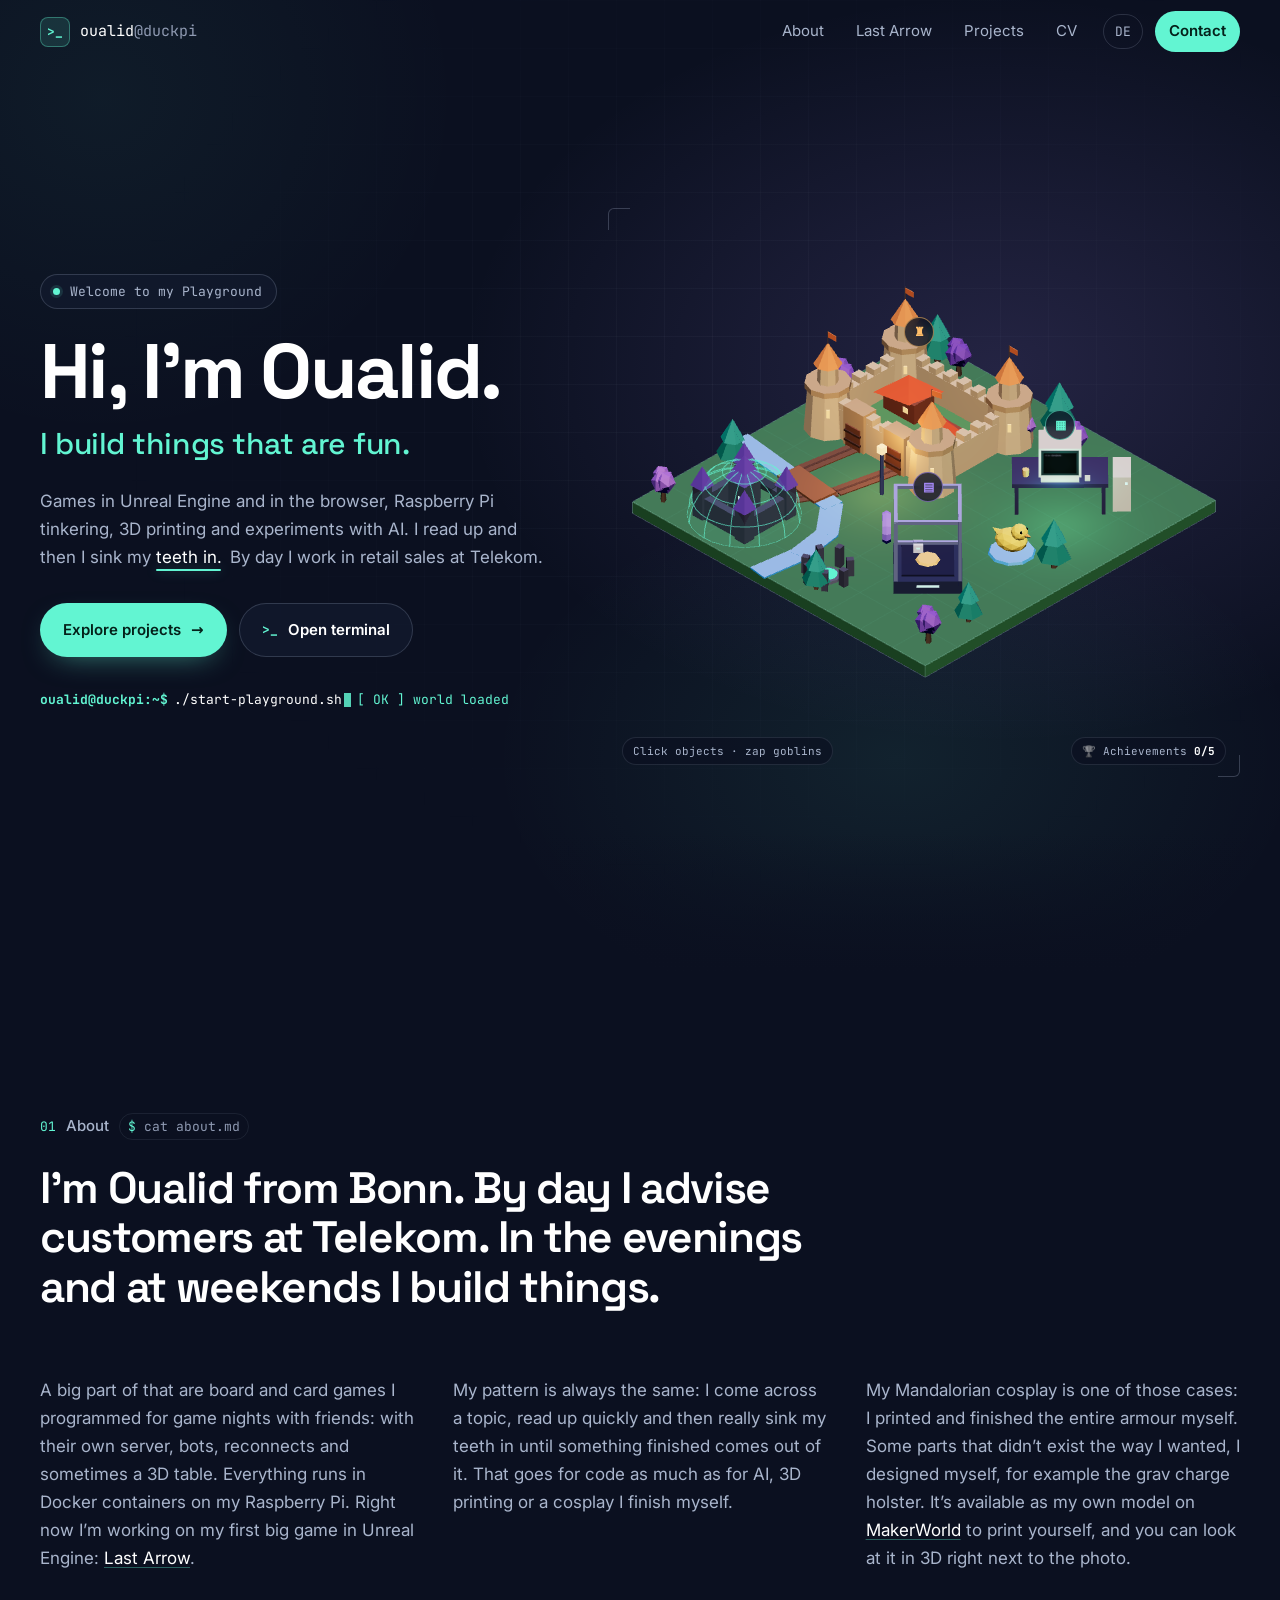
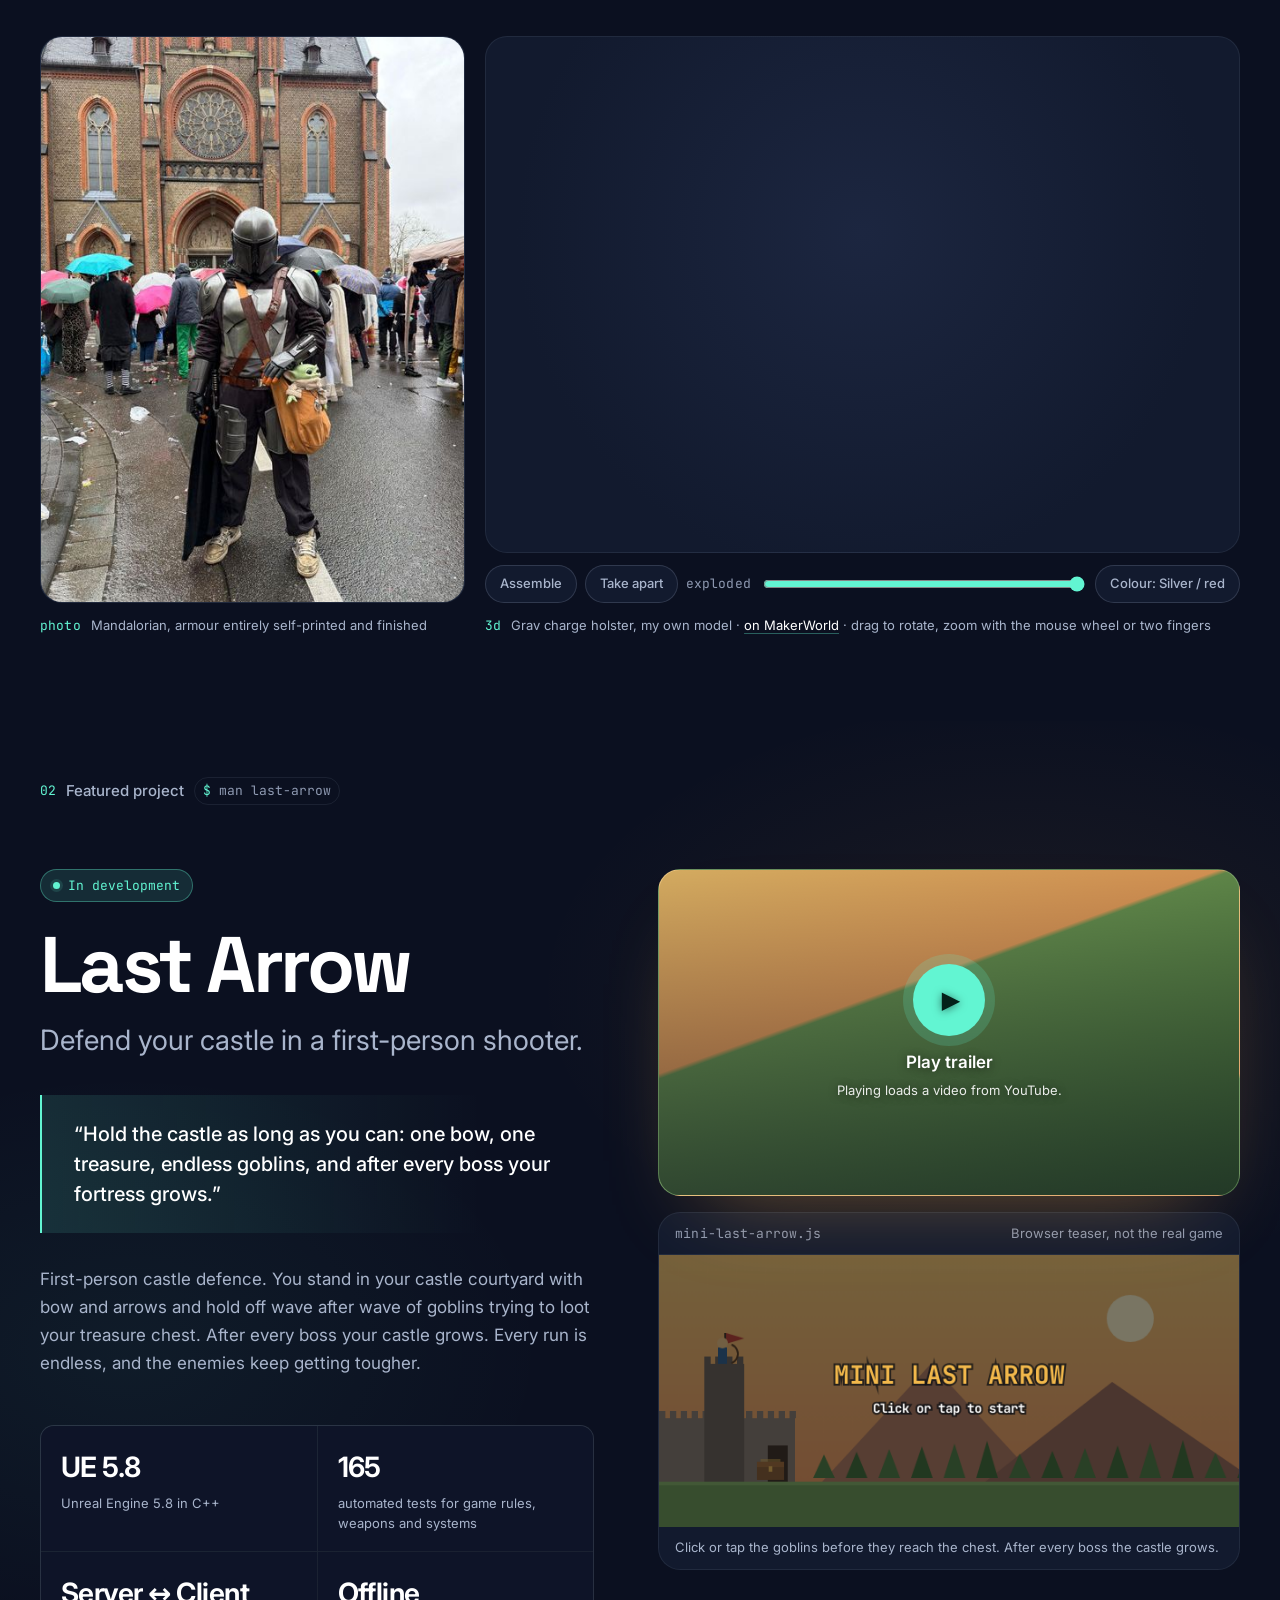
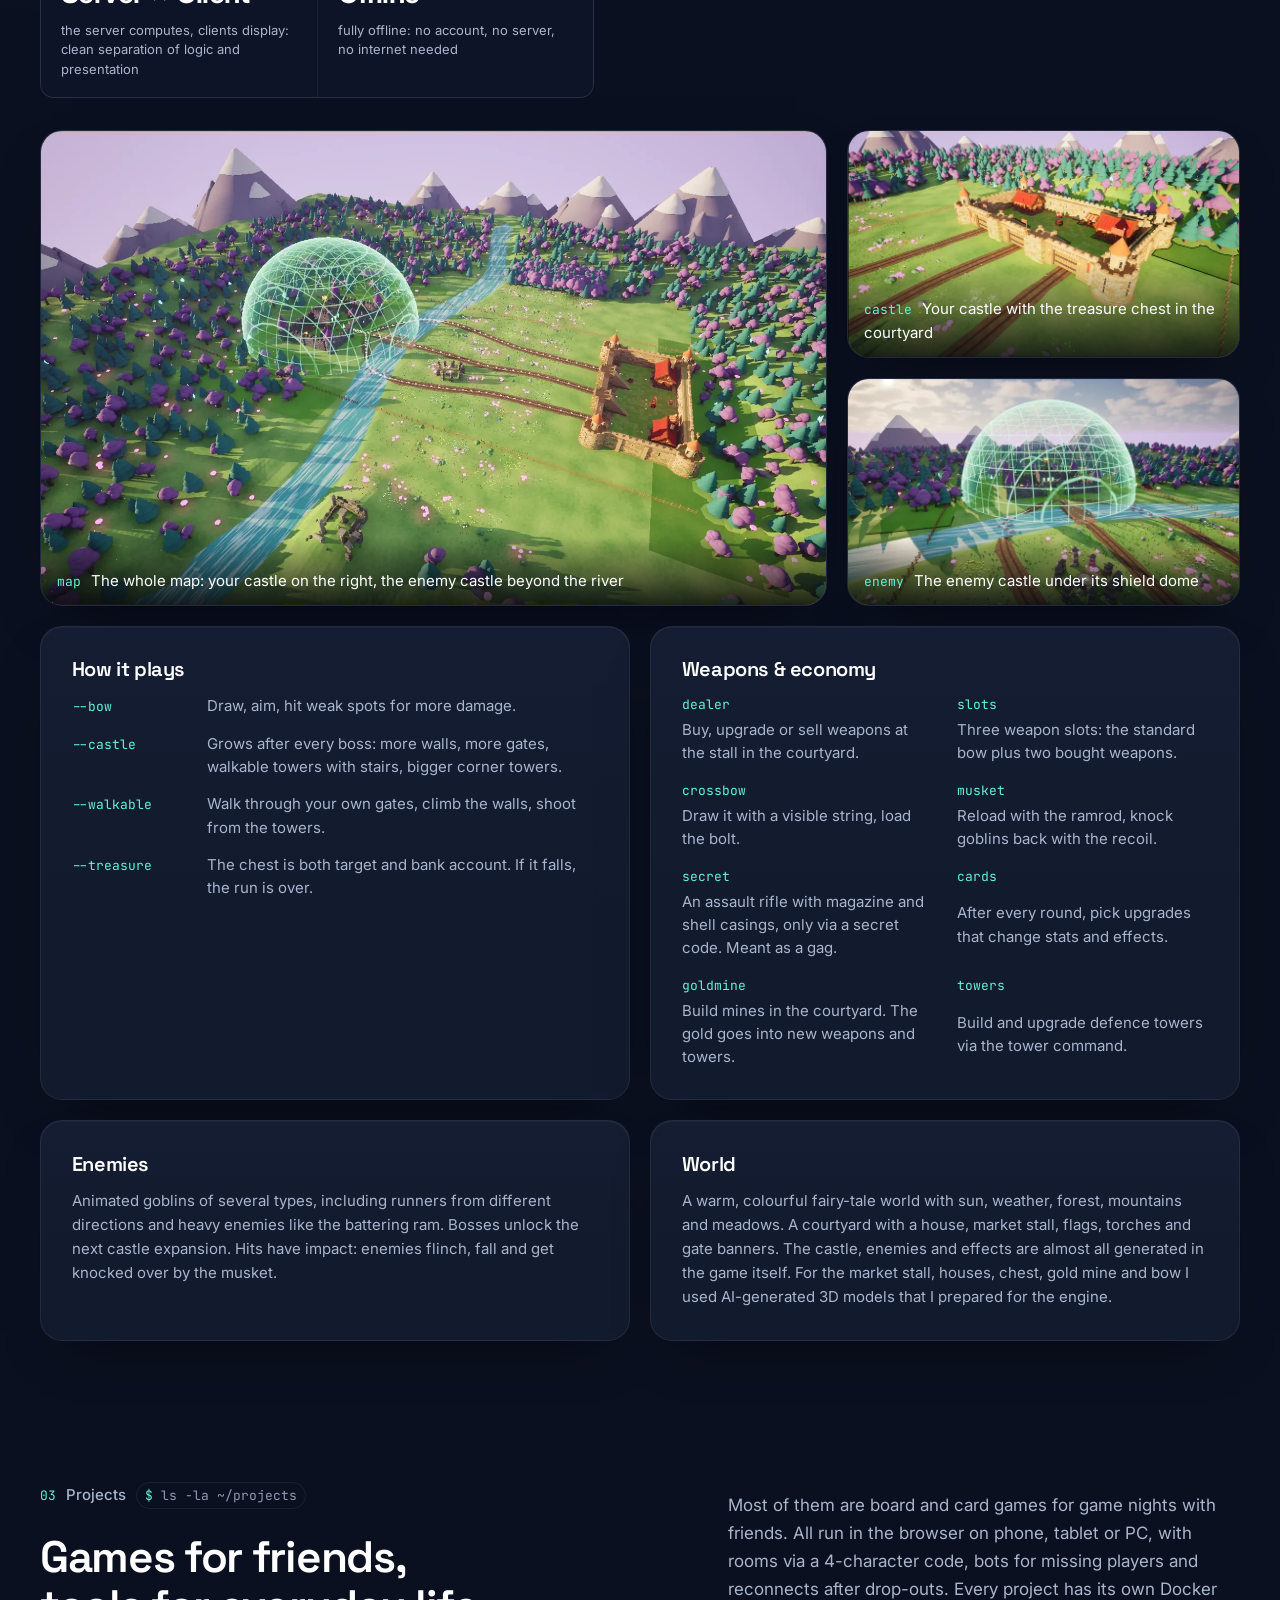
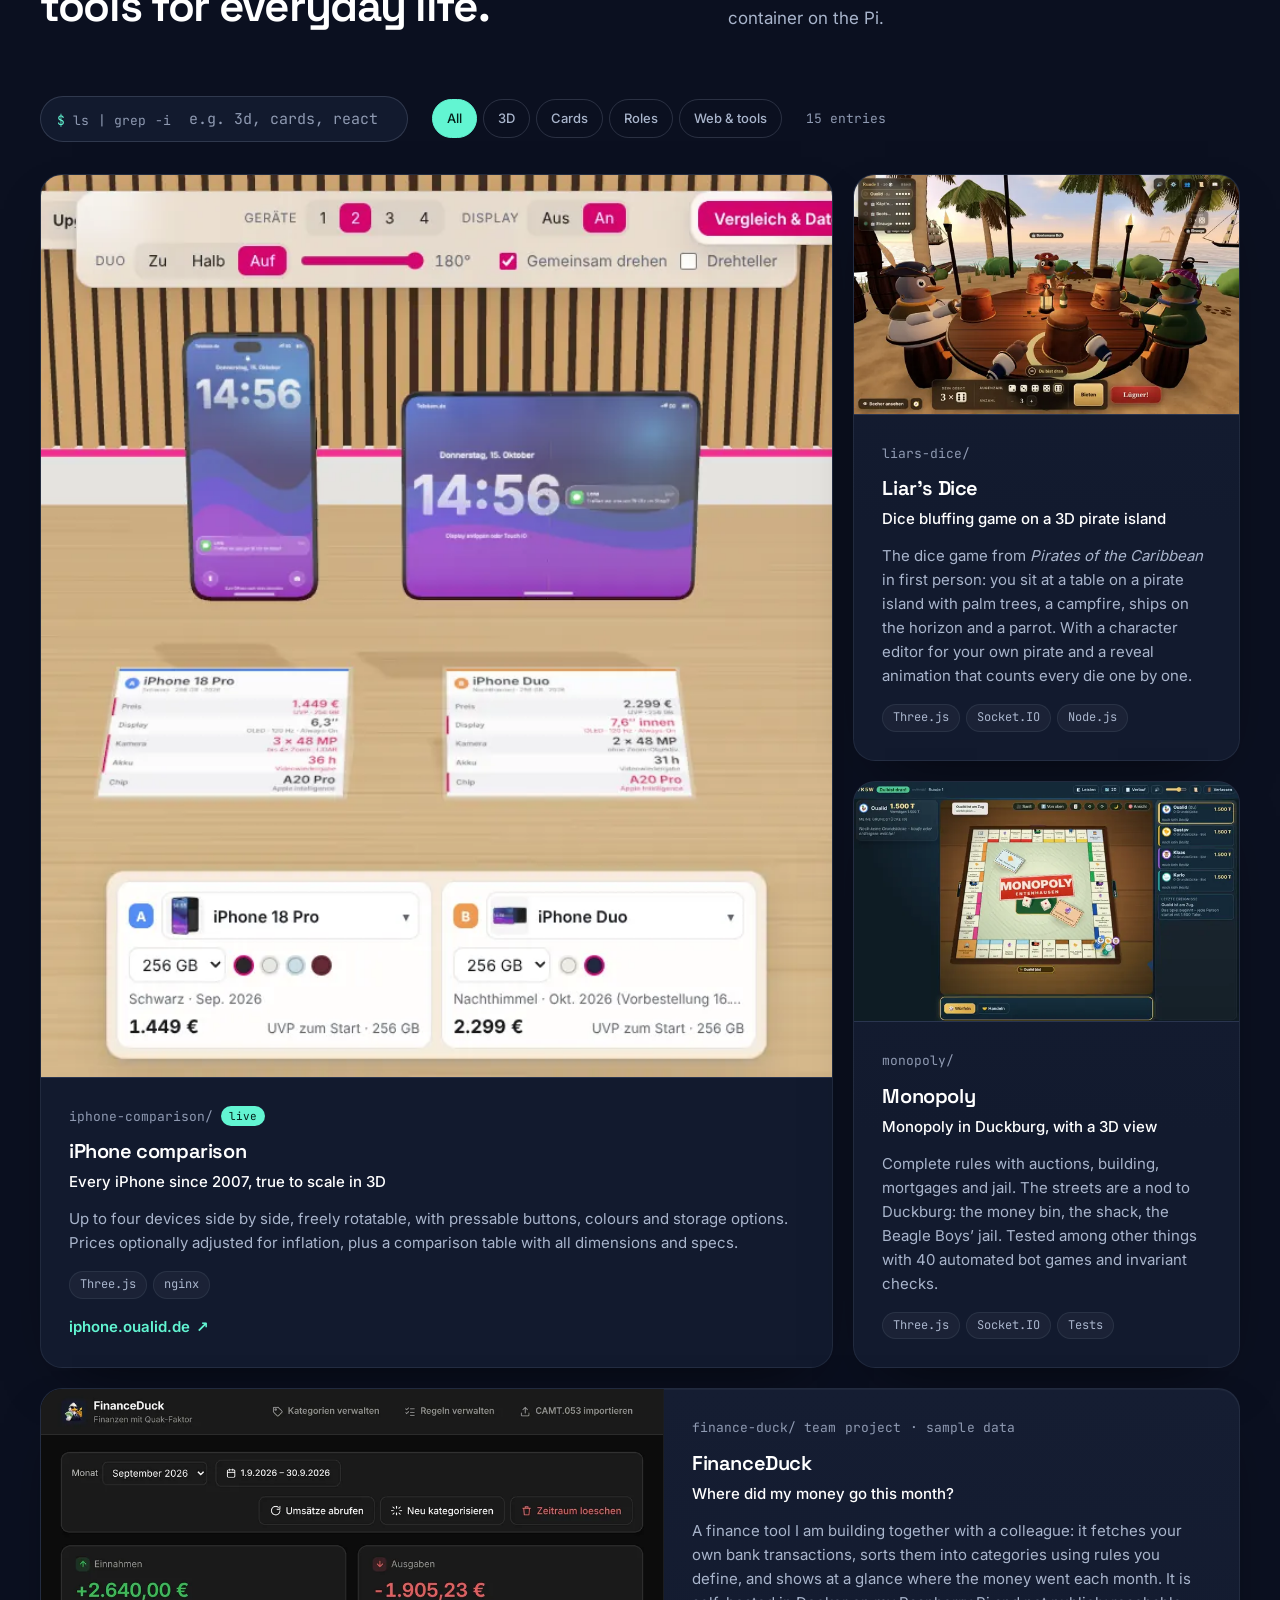
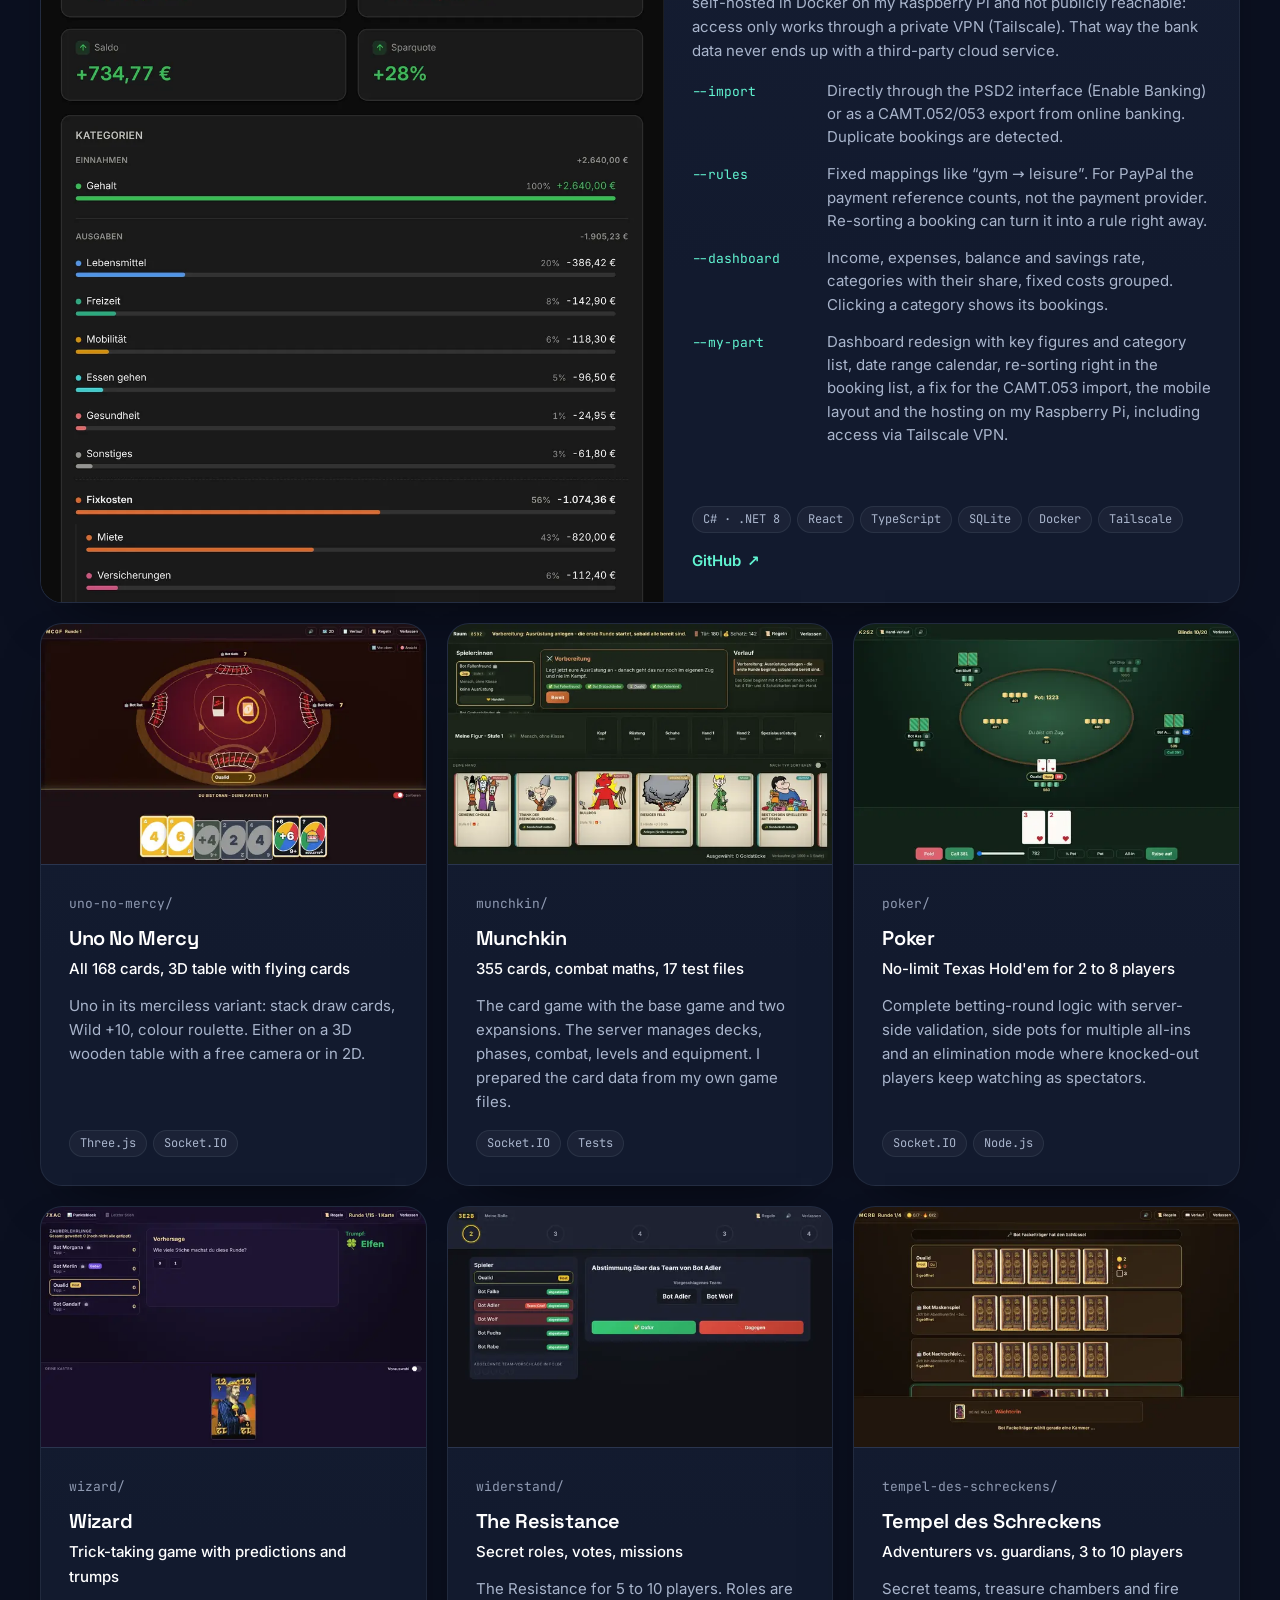
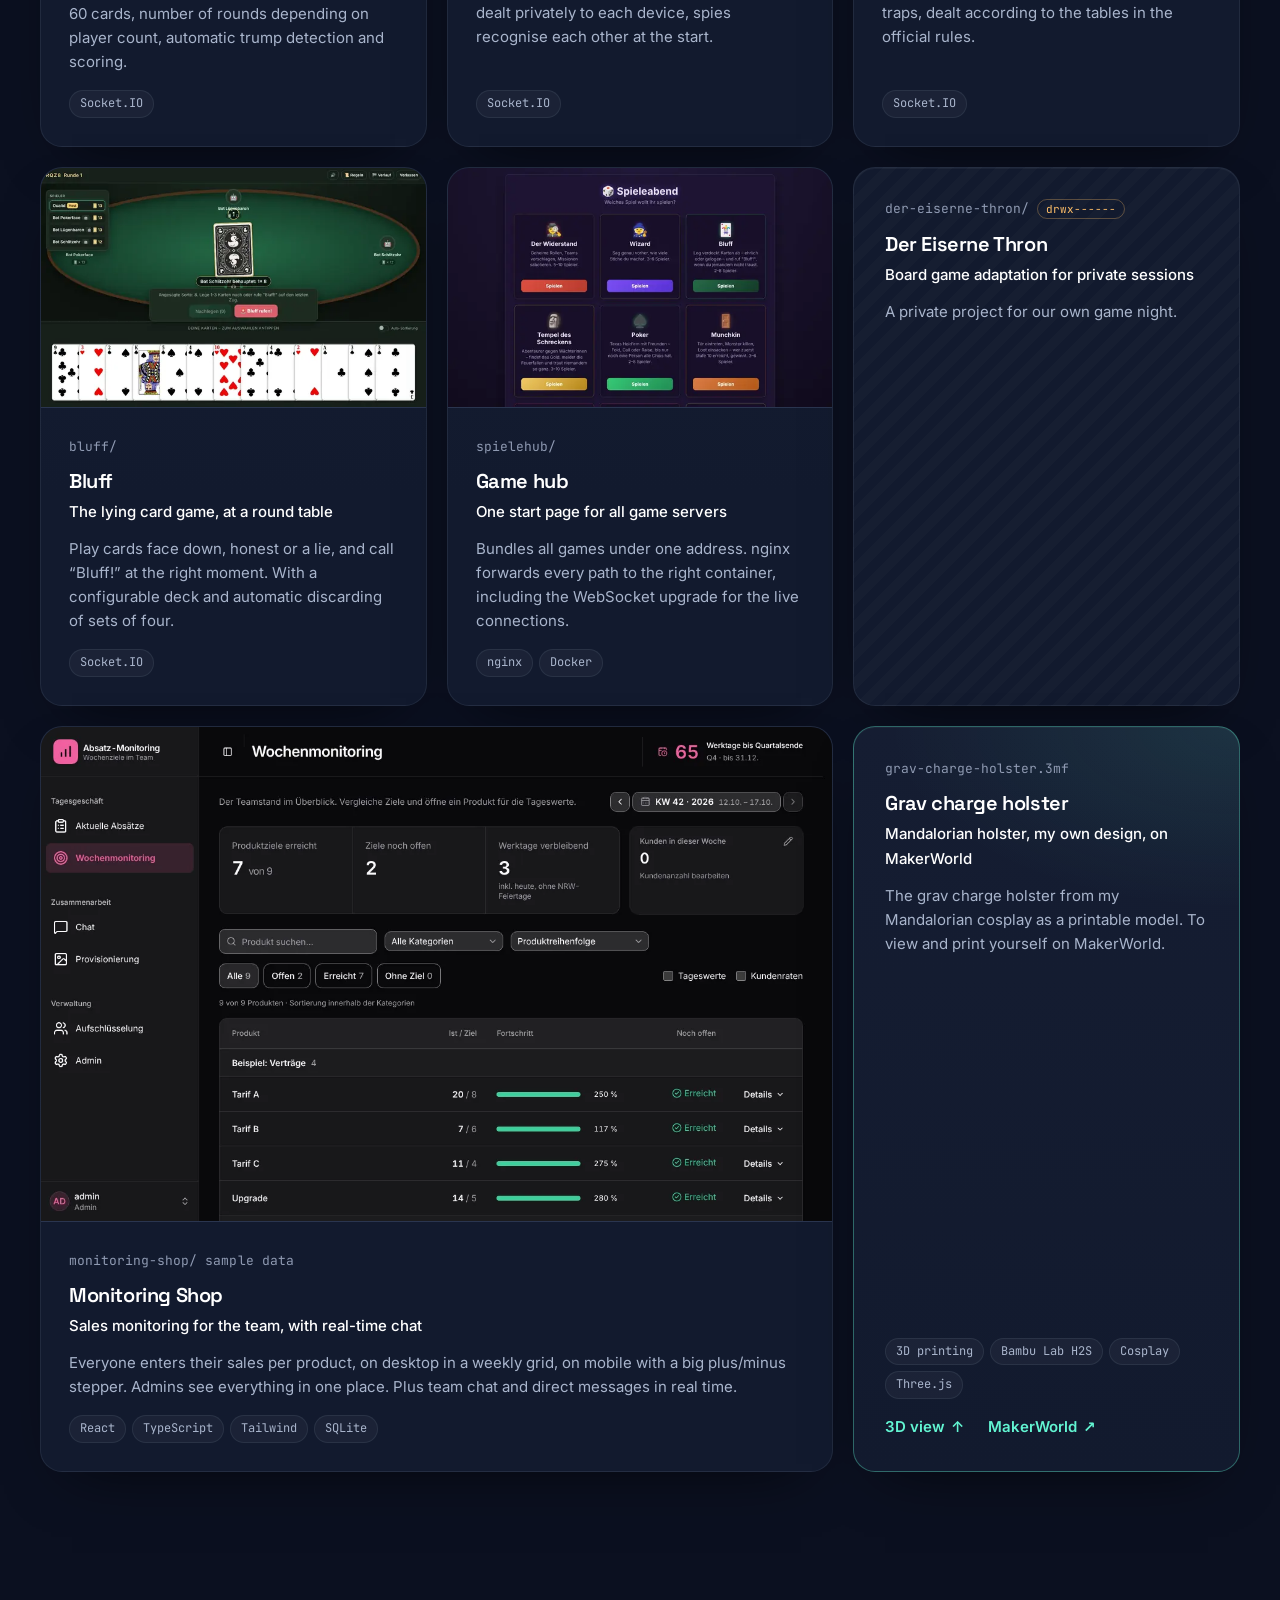
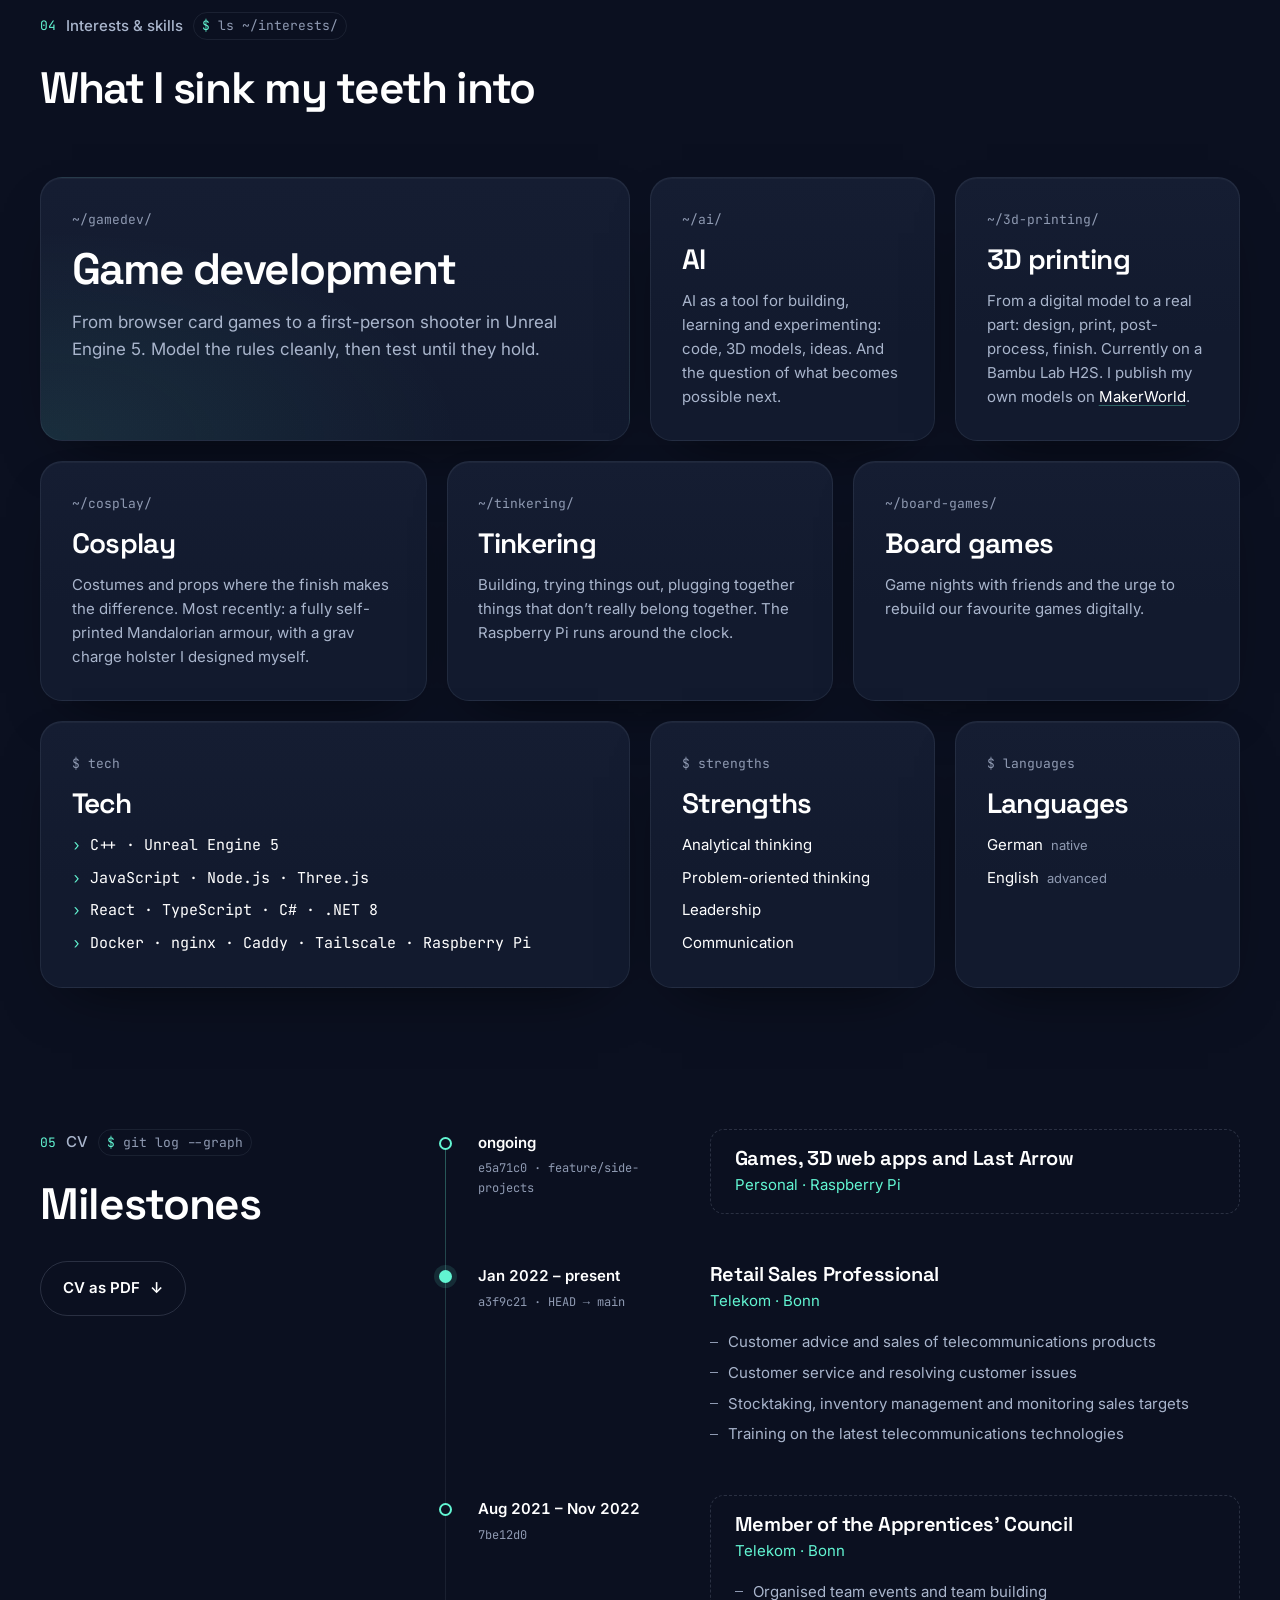
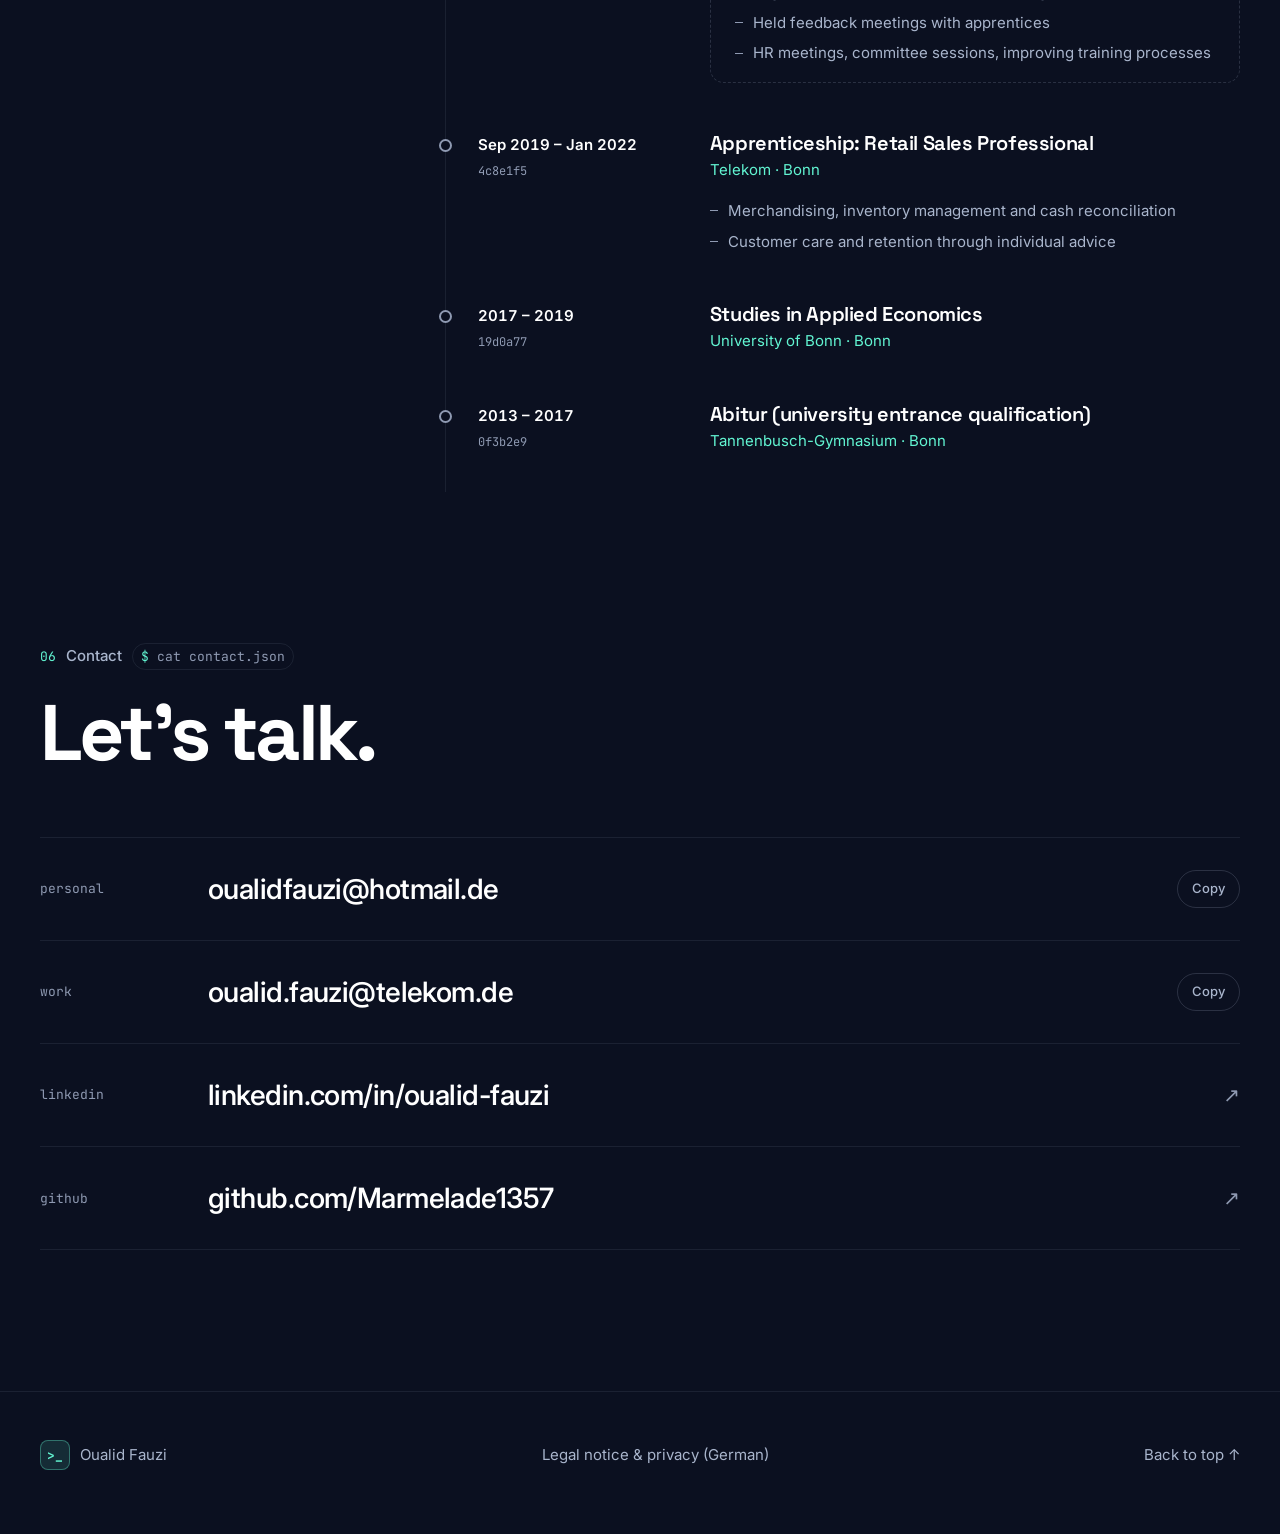
<file: public/en/index.html>
<!doctype html>
<html lang="en">
<head>
<meta charset="utf-8">
<meta name="viewport" content="width=device-width, initial-scale=1">
<title>Oualid Fauzi</title>
<meta name="description" content="Oualid Fauzi from Bonn: games, AI, 3D printing and tinkering. Currently: Last Arrow in Unreal Engine 5, browser games, FinanceDuck and a 3D playground.">
<meta property="og:title" content="Oualid Fauzi">
<meta property="og:description" content="Games, AI, 3D printing and tinkering. Currently: Last Arrow. With an interactive 3D playground.">
<meta property="og:type" content="website">
<meta property="og:url" content="https://oualid.de/en/">
<meta property="og:image" content="https://oualid.de/og-en.jpg">
<meta property="og:image:width" content="1200">
<meta property="og:image:height" content="630">
<meta property="og:image:alt" content="oualid.de – Hi, I’m Oualid. I build things that are fun. Next to it a 3D island with a castle, goblins, a retro PC and a 3D printer.">
<meta property="og:locale" content="en_GB">
<meta property="og:locale:alternate" content="de_DE">
<meta name="twitter:card" content="summary_large_image">
<meta name="theme-color" content="#0b1020">
<link rel="canonical" href="https://oualid.de/en/">
<link rel="alternate" hreflang="de" href="https://oualid.de/">
<link rel="alternate" hreflang="en" href="https://oualid.de/en/">
<link rel="alternate" hreflang="x-default" href="https://oualid.de/">
<script type="application/ld+json">{"@context":"https://schema.org","@type":"Person","name":"Oualid Fauzi","url":"https://oualid.de/en/","image":"https://oualid.de/og-en.jpg","jobTitle":"Retail Sales Professional","worksFor":{"@type":"Organization","name":"Telekom"},"address":{"@type":"PostalAddress","addressLocality":"Bonn","addressCountry":"DE"},"knowsAbout":["Game development","Unreal Engine 5","C++","JavaScript","Three.js","C#",".NET","Docker","Tailscale","3D printing","AI"],"sameAs":["https://www.linkedin.com/in/oualid-fauzi-630469218/","https://github.com/Marmelade1357","https://makerworld.com/de/models/2300726-grav-charge-mandalorian-holster"]}</script>
<link rel="icon" href="../favicon.svg" type="image/svg+xml">
<link rel="icon" href="../icons/icon-192.png" type="image/png" sizes="192x192">
<link rel="apple-touch-icon" href="../icons/apple-touch-icon.png">
<link rel="manifest" href="../manifest.webmanifest">
<link rel="preload" href="../fonts/inter-latin-var.woff2" as="font" type="font/woff2" crossorigin>
<link rel="stylesheet" href="../css/style.css">
<script type="importmap">{"imports":{"three":"../vendor/three/build/three.module.min.js","three/addons/":"../vendor/three/examples/jsm/"}}</script>
<script>document.documentElement.classList.add('js')</script>
</head>
<body>
<a class="skip" href="#inhalt">Skip to content</a>
<div class="progress" aria-hidden="true"><span id="progress-bar"></span></div>

<!-- ============================ NAVIGATION ============================ -->
<header class="site-header">
  <div class="wrap header-inner">
    <a class="brand" href="#top" aria-label="Oualid Fauzi, back to top">
      <span class="brand-mark" aria-hidden="true">&gt;_</span>
      <span class="brand-name">oualid<span class="brand-host">@duckpi</span></span>
    </a>
    <button class="nav-toggle" type="button" aria-expanded="false" aria-controls="site-nav">
      <span class="nav-toggle-bars" aria-hidden="true"></span><span class="nav-toggle-label">Menu</span>
    </button>
    <nav id="site-nav" class="site-nav" aria-label="Main navigation">
      <ul>
        <li><a href="#about">About</a></li>
        <li><a href="#last-arrow">Last Arrow</a></li>
        <li><a href="#projekte">Projects</a></li>
        <li><a href="#cv">CV</a></li>
        <li><a class="lang-switch" href="../" hreflang="de" lang="de" aria-label="Deutsche Version">DE</a></li>
        <li><a class="nav-cta" href="#kontakt">Contact</a></li>
      </ul>
    </nav>
  </div>
</header>

<!-- ============================ HERO: Playground ============================ -->
<!-- Linke Spalte: Text. Rechte Spalte: 3D-Diorama (js/playground.js lädt js/playground-world.js). -->
<section class="hero pg-hero" id="top" aria-labelledby="hero-title">
  <div class="pg-backdrop" aria-hidden="true"></div>
  <div class="wrap pg-grid">
    <div class="pg-copy">
      <p class="eyebrow" data-reveal><span class="status-dot" aria-hidden="true"></span>Welcome to my Playground</p>
      <h1 id="hero-title" class="pg-title" data-reveal style="--d:1">Hi, I’m Oualid.</h1>
      <p class="pg-sub" data-reveal style="--d:2">I build things that are fun.</p>
      <p class="pg-lead" data-reveal style="--d:3">Games in Unreal Engine and in the browser, Raspberry Pi tinkering, 3D printing and experiments with AI. I read up and then I sink my <em class="bite">teeth in.</em><span class="bite-caret" aria-hidden="true"></span><span class="pg-lead-extra"> By day I work in retail sales at Telekom.</span></p>
      <div class="hero-actions" data-reveal style="--d:4">
        <a class="btn btn-primary" href="#projekte">Explore projects <span class="btn-arrow" aria-hidden="true">→</span></a>
        <button type="button" class="btn btn-ghost" data-open-terminal aria-haspopup="dialog" aria-controls="terminal-dialog"><span class="btn-prompt" aria-hidden="true">&gt;_</span> Open terminal</button>
      </div>
      <p class="pg-cmd" data-reveal style="--d:5"><span class="ps1">oualid@duckpi:~$</span> <span class="pg-cmd-text">./start-playground.sh</span><span class="pg-cmd-caret" aria-hidden="true"></span> <span class="pg-cmd-status" aria-live="polite"></span></p>
    </div>

    <figure class="playground" id="playground" data-reveal style="--d:2" aria-labelledby="pg-caption">
      <div class="pg-stage">
        <p class="pg-loading">Building the world …</p>
        <button type="button" class="pg-start" hidden>Load 3D world<small>approx. 170 KB</small></button>
      </div>
      <ul class="pg-spots" aria-label="Objects in the 3D world">
        <li class="pg-spot-item" data-spot="castle"><button type="button" class="pg-spot pg-spot-castle" data-spot="castle"><span class="pg-pin" aria-hidden="true">♜</span><span class="pg-tip"><b>Last Arrow</b><small>Defend the castle</small></span></button></li>
        <li class="pg-spot-item" data-spot="pc"><button type="button" class="pg-spot pg-spot-pc" data-spot="pc"><span class="pg-pin" aria-hidden="true">▦</span><span class="pg-tip"><b>Projects</b><small>See all projects</small></span></button></li>
        <li class="pg-spot-item" data-spot="printer"><button type="button" class="pg-spot pg-spot-printer" data-spot="printer"><span class="pg-pin" aria-hidden="true">▤</span><span class="pg-tip"><b>3D printing</b><small>See my print projects</small></span></button></li>
        <li class="pg-spot-item" data-spot="duck"><button type="button" class="pg-spot pg-spot-duck" data-spot="duck" aria-label="Hidden rubber duck"><span class="pg-pin" aria-hidden="true">?</span><span class="pg-tip"><b>???</b><small>Something is quacking …</small></span></button></li>
      </ul>
      <div class="pg-hud" aria-hidden="true">
        <span class="pg-hint">Click objects · zap goblins</span>
        <span class="pg-ach"><span class="pg-ach-icon">🏆</span> Achievements <b class="pg-ach-count">0/5</b></span>
      </div>
      <div class="pg-toast" role="status" aria-live="polite"></div>
      <figcaption id="pg-caption" class="visually-hidden">Interactive 3D diorama in the style of Last Arrow: goblins march from the enemy castle to your castle while the towers shoot arrows. Plus a retro PC, a 3D printer and a rubber duck on a little pond.</figcaption>
    </figure>
  </div>
</section>

<!-- Terminal (neofetch + Konsole, js/main.js) als Dialog, geöffnet über „Terminal öffnen“ im Hero -->
<dialog class="term-dialog" id="terminal-dialog" aria-labelledby="terminal-title">
  <div class="terminal">
    <div class="terminal-bar">
      <span class="dot" aria-hidden="true"></span><span class="dot" aria-hidden="true"></span><span class="dot" aria-hidden="true"></span>
      <h2 class="terminal-title" id="terminal-title">oualid@duckpi: ~</h2>
      <button type="button" class="term-close" data-close-terminal aria-label="Close terminal">×</button>
    </div>
    <div class="terminal-body">
      <ol class="boot" aria-label="Boot sequence">
        <li><span class="ok">[  OK  ]</span> Coffee brewing.</li>
        <li><span class="ok">[  OK  ]</span> Curiosity loaded.</li>
        <li><span class="ok">[  OK  ]</span> <span data-proj-count>15</span> projects mounted at <span class="hl">~/projects</span>.</li>
        <li><span class="warn">[ WARN ]</span> Goblins spotted at the castle gate.</li>
        <li><span class="ok">[  OK  ]</span> Bow drawn.</li>
      </ol>
      <details class="sysinfo" open>
      <summary><span class="ps1">oualid@duckpi:~$</span> neofetch <span class="sysinfo-hint">system info</span></summary>
      <div class="neofetch">
<pre class="duck" aria-hidden="true">
      __
  ___( o)&gt;
  \ &lt;_. )
   `---'
</pre>
        <div class="nf-info">
        <p class="nf-head"><span class="hl">oualid</span>@<span class="hl">duckpi</span></p>
        <dl>
          <div><dt>Name</dt><dd>Oualid Fauzi</dd></div>
          <div><dt>Location</dt><dd>Bonn, Germany</dd></div>
          <div><dt>Job</dt><dd>Retail sales @ Telekom</dd></div>
          <div><dt>Side</dt><dd>Games, AI, 3D printing, cosplay</dd></div>
          <div><dt>Printer</dt><dd>Bambu Lab H2S</dd></div>
          <div><dt>Project</dt><dd>Last Arrow (Unreal Engine 5.8)</dd></div>
          <div><dt>Stack</dt><dd>C++ · Node.js · Three.js · Socket.IO · Docker</dd></div>
          <div><dt>Host</dt><dd>Raspberry Pi „duckpi“</dd></div>
          <div><dt>Mode</dt><dd>teeth sunk in</dd></div>
        </dl>
        </div>
      </div>
      </details>

      <div class="console" id="console" hidden>
        <div class="console-out" id="console-out" aria-live="polite"></div>
        <form class="console-in" id="console-form" autocomplete="off">
          <label for="console-input"><span class="ps1">~$</span><span class="visually-hidden">Enter a command</span></label>
          <input id="console-input" type="text" spellcheck="false" autocapitalize="off" placeholder="type help and press Enter">
        </form>
        <div class="console-chips" aria-label="Quick commands">
          <button type="button" data-cmd="help">help</button>
          <button type="button" data-cmd="ls projects">ls projects</button>
          <button type="button" data-cmd="./last-arrow">./last-arrow</button>
          <button type="button" data-cmd="cv">cv</button>
          <button type="button" data-cmd="contact">contact</button>
        </div>
      </div>
    </div>
  </div>
</dialog>

<main id="inhalt">

<!-- ============================ ÜBER MICH ============================ -->
<section id="about" class="section" aria-labelledby="about-title">
  <div class="wrap">
    <header class="sec-head" data-reveal>
      <p class="kicker"><span class="kicker-idx">01</span> About <span class="kicker-cmd">cat about.md</span></p>
      <h2 id="about-title" class="sec-title">I’m Oualid from Bonn. By day I advise customers at Telekom. In the evenings and at weekends I build things.</h2>
    </header>
    <div class="about-cols">
      <p data-reveal>A big part of that are board and card games I programmed for game nights with friends: with their own server, bots, reconnects and sometimes a 3D table. Everything runs in Docker containers on my Raspberry Pi. Right now I’m working on my first big game in Unreal Engine: <a href="#last-arrow">Last Arrow</a>.</p>
      <p data-reveal style="--d:1">My pattern is always the same: I come across a topic, read up quickly and then really sink my teeth in until something finished comes out of it. That goes for code as much as for AI, 3D printing or a cosplay I finish myself.</p>
      <p data-reveal style="--d:2">My Mandalorian cosplay is one of those cases: I printed and finished the entire armour myself. Some parts that didn’t exist the way I wanted, I designed myself, for example the grav charge holster. It’s available as my own model on <a href="https://makerworld.com/de/models/2300726-grav-charge-mandalorian-holster" rel="noopener" target="_blank">MakerWorld</a> to print yourself, and you can look at it in 3D right next to the photo.</p>
    </div>

    <div class="about-media">
      <!-- Cosplay photo: public/img/cosplay.jpg -->
      <figure class="photo" data-reveal>
        <div class="photo-frame">
          <img src="../img/cosplay.jpg" srcset="../img/cosplay-480.jpg 480w, ../img/cosplay.jpg 960w" sizes="(max-width: 860px) 92vw, 440px" alt="Oualid as a Mandalorian with Grogu in the shoulder bag, armour self-printed and finished" width="960" height="1280" loading="lazy" decoding="async">
          <div class="photo-placeholder" aria-hidden="true"><span class="mono-label">cosplay.jpg coming …</span></div>
        </div>
        <figcaption><span class="mono-label">photo</span> Mandalorian, armour entirely self-printed and finished</figcaption>
      </figure>
      <!-- 3D viewer: model in public/3d/holster.glb, code in js/holster-viewer.js -->
      <figure class="viewer" id="holster-3d" data-model="../3d/holster.glb" data-reveal style="--d:1">
        <div class="viewer-stage">
          <button type="button" class="viewer-start" hidden>View in 3D<small>Model loads about 1.2 MB</small></button>
          <p class="viewer-status">Loading 3D model …</p>
        </div>
        <div class="viewer-ui">
          <button type="button" data-act="assemble" disabled>Assemble</button>
          <button type="button" data-act="explode" disabled>Take apart</button>
          <label><span class="mono-label">exploded</span> <input type="range" min="0" max="100" value="0" disabled aria-label="How far the parts are pulled apart"></label>
          <button type="button" data-act="color" disabled>Colour</button>
        </div>
        <figcaption><span class="mono-label">3d</span> Grav charge holster, my own model · <a href="https://makerworld.com/de/models/2300726-grav-charge-mandalorian-holster" rel="noopener" target="_blank">on MakerWorld</a> · drag to rotate, zoom with the mouse wheel or two fingers</figcaption>
      </figure>
    </div>
  </div>
</section>

<!-- ============================ LAST ARROW ============================ -->
<section id="last-arrow" class="section la" aria-labelledby="la-title">
  <div class="wrap">
    <header class="sec-head" data-reveal>
      <p class="kicker"><span class="kicker-idx">02</span> Featured project <span class="kicker-cmd">man last-arrow</span></p>
    </header>

    <div class="la-hero">
      <div class="la-copy" data-reveal>
        <p class="badge badge-live"><span class="status-dot" aria-hidden="true"></span>In development</p>
        <h2 id="la-title" class="la-title">Last Arrow</h2>
        <p class="la-sub">Defend your castle in a first-person shooter.</p>
        <blockquote class="la-claim">“Hold the castle as long as you can: one bow, one treasure, endless goblins, and after every boss your fortress grows.”</blockquote>
        <p class="la-desc">First-person castle defence. You stand in your castle courtyard with bow and arrows and hold off wave after wave of goblins trying to loot your treasure chest. After every boss your castle grows. Every run is endless, and the enemies keep getting tougher.</p>
        <ul class="stat-row" aria-label="Tech">
          <li><strong>UE 5.8</strong><span>Unreal Engine 5.8 in C++</span></li>
          <li><strong>165</strong><span>automated tests for game rules, weapons and systems</span></li>
          <li><strong>Server ↔ Client</strong><span>the server computes, clients display: clean separation of logic and presentation</span></li>
          <li><strong>Offline</strong><span>fully offline: no account, no server, no internet needed</span></li>
        </ul>
      </div>

      <div class="la-media" data-reveal style="--d:1">
        <!-- Trailer: YouTube video ID in data-youtube-id, loaded only after a click (youtube-nocookie.com). -->
        <div class="video" data-youtube-id="XlC_0HXG0ws">
          <div class="video-empty"><span class="badge">Trailer coming</span></div>
        </div>
        <div class="game-box">
          <div class="game-head">
            <span class="mono-label">mini-last-arrow.js</span>
            <span class="game-note">Browser teaser, not the real game</span>
          </div>
          <canvas id="mini-game" width="640" height="300" aria-label="Small browser mini game: click the goblins before they reach the treasure chest"></canvas>
          <p class="game-help">Click or tap the goblins before they reach the chest. After every boss the castle grows.</p>
        </div>
      </div>
    </div>

    <!-- Screenshots aus dem Spiel: Bilder in public/img/last-arrow/ (siehe LIESMICH.md) -->
    <div class="la-gallery" role="group" aria-label="Screenshots from the game" data-reveal>
      <figure class="la-shot la-shot-main">
        <a href="../img/last-arrow/uebersicht.webp" target="_blank" rel="noopener" aria-label="Open full-size image: The whole map: your castle on the right, the enemy castle beyond the river"><img src="../img/last-arrow/uebersicht.webp" srcset="../img/last-arrow/uebersicht-800.webp 800w, ../img/last-arrow/uebersicht.webp 1600w" sizes="(max-width: 860px) 92vw, 820px" alt="Overview of the Last Arrow map: your castle on the right, the enemy castle beyond the river on the left under a green shield dome" width="1600" height="924" loading="lazy" decoding="async"></a>
        <figcaption><span class="mono-label">map</span> The whole map: your castle on the right, the enemy castle beyond the river</figcaption>
      </figure>
      <figure class="la-shot">
        <a href="../img/last-arrow/burg.webp" target="_blank" rel="noopener" aria-label="Open full-size image: Your castle with the treasure chest in the courtyard"><img src="../img/last-arrow/burg.webp" srcset="../img/last-arrow/burg-800.webp 800w, ../img/last-arrow/burg.webp 1600w" sizes="(max-width: 860px) 92vw, 400px" alt="Your castle in Last Arrow: sandstone walls, round corner towers with orange roofs, houses and the treasure chest in the courtyard" width="1600" height="924" loading="lazy" decoding="async"></a>
        <figcaption><span class="mono-label">castle</span> Your castle with the treasure chest in the courtyard</figcaption>
      </figure>
      <figure class="la-shot">
        <a href="../img/last-arrow/gegner.webp" target="_blank" rel="noopener" aria-label="Open full-size image: The enemy castle under its shield dome"><img src="../img/last-arrow/gegner.webp" srcset="../img/last-arrow/gegner-800.webp 800w, ../img/last-arrow/gegner.webp 1600w" sizes="(max-width: 860px) 92vw, 400px" alt="The enemy castle in Last Arrow under a mint-green shield dome, with the river and bridge in front" width="1600" height="924" loading="lazy" decoding="async"></a>
        <figcaption><span class="mono-label">enemy</span> The enemy castle under its shield dome</figcaption>
      </figure>
    </div>

    <div class="bento la-bento">
      <article class="card span-6" data-reveal>
        <h3 class="card-title">How it plays</h3>
        <dl class="opts">
          <div><dt>--bow</dt><dd>Draw, aim, hit weak spots for more damage.</dd></div>
          <div><dt>--castle</dt><dd>Grows after every boss: more walls, more gates, walkable towers with stairs, bigger corner towers.</dd></div>
          <div><dt>--walkable</dt><dd>Walk through your own gates, climb the walls, shoot from the towers.</dd></div>
          <div><dt>--treasure</dt><dd>The chest is both target and bank account. If it falls, the run is over.</dd></div>
        </dl>
      </article>
      <article class="card span-6" data-reveal style="--d:1">
        <h3 class="card-title">Weapons &amp; economy</h3>
        <dl class="opts opts-2col">
          <div><dt>dealer</dt><dd>Buy, upgrade or sell weapons at the stall in the courtyard.</dd></div>
          <div><dt>slots</dt><dd>Three weapon slots: the standard bow plus two bought weapons.</dd></div>
          <div><dt>crossbow</dt><dd>Draw it with a visible string, load the bolt.</dd></div>
          <div><dt>musket</dt><dd>Reload with the ramrod, knock goblins back with the recoil.</dd></div>
          <div><dt>secret</dt><dd>An assault rifle with magazine and shell casings, only via a secret code. Meant as a gag.</dd></div>
          <div><dt>cards</dt><dd>After every round, pick upgrades that change stats and effects.</dd></div>
          <div><dt>goldmine</dt><dd>Build mines in the courtyard. The gold goes into new weapons and towers.</dd></div>
          <div><dt>towers</dt><dd>Build and upgrade defence towers via the tower command.</dd></div>
        </dl>
      </article>
      <article class="card span-6" data-reveal>
        <h3 class="card-title">Enemies</h3>
        <p>Animated goblins of several types, including runners from different directions and heavy enemies like the battering ram. Bosses unlock the next castle expansion. Hits have impact: enemies flinch, fall and get knocked over by the musket.</p>
      </article>
      <article class="card span-6" data-reveal style="--d:1">
        <h3 class="card-title">World</h3>
        <p>A warm, colourful fairy-tale world with sun, weather, forest, mountains and meadows. A courtyard with a house, market stall, flags, torches and gate banners. The castle, enemies and effects are almost all generated in the game itself. For the market stall, houses, chest, gold mine and bow I used AI-generated 3D models that I prepared for the engine.</p>
      </article>
    </div>

    <!-- Devlog ausgeblendet. Zum Einschalten: siehe public/devlog/LIESMICH.md -->
  </div>
</section>

<!-- ============================ PROJEKTE ============================ -->
<section id="projekte" class="section" aria-labelledby="proj-title">
  <div class="wrap">
    <header class="sec-head sec-head-split" data-reveal>
      <div>
        <p class="kicker"><span class="kicker-idx">03</span> Projects <span class="kicker-cmd">ls -la ~/projects</span></p>
        <h2 id="proj-title" class="sec-title">Games for friends, tools for everyday life.</h2>
      </div>
      <p class="sec-lead">Most of them are board and card games for game nights with friends. All run in the browser on phone, tablet or PC, with rooms via a 4-character code, bots for missing players and reconnects after drop-outs. Every project has its own Docker container on the Pi.</p>
    </header>

    <div class="filter" data-reveal>
      <form class="grep" role="search">
        <label for="grep-input"><span class="mono-label">ls | grep -i</span></label>
        <input id="grep-input" type="search" placeholder="e.g. 3d, cards, react" autocomplete="off" spellcheck="false">
      </form>
      <div class="chips" aria-label="Quick filters">
        <button type="button" class="chip is-active" data-filter="">All</button>
        <button type="button" class="chip" data-filter="3d">3D</button>
        <button type="button" class="chip" data-filter="cards">Cards</button>
        <button type="button" class="chip" data-filter="roles">Roles</button>
        <button type="button" class="chip" data-filter="web">Web &amp; tools</button>
      </div>
      <span class="grep-count" id="grep-count" aria-live="polite"></span>
    </div>

    <ul class="bento projects" id="projects">
      <li class="proj span-8 tall" data-tags="web 3d iphone threejs vergleich live" data-reveal>
        <article class="card card-media is-live">
          <figure class="shot-wrap"><img class="shot" src="../img/projekte/iphone.webp" srcset="../img/projekte/iphone-640.webp 640w, ../img/projekte/iphone.webp 1280w" sizes="(max-width: 640px) 92vw, (max-width: 1100px) 92vw, 820px" alt="iPhone comparison: two devices true to scale in the 3D showroom" width="1280" height="800" loading="lazy" decoding="async"></figure>
          <div class="card-body">
            <p class="card-path">iphone-comparison/ <span class="live-pill">live</span></p>
            <h3 class="card-title">iPhone comparison</h3>
            <p class="card-lede">Every iPhone since 2007, true to scale in 3D</p>
            <p>Up to four devices side by side, freely rotatable, with pressable buttons, colours and storage options. Prices optionally adjusted for inflation, plus a comparison table with all dimensions and specs.</p>
            <ul class="tags"><li>Three.js</li><li>nginx</li></ul>
            <p class="card-links"><a class="link-arrow" href="https://iphone.oualid.de/" rel="noopener" target="_blank">iphone.oualid.de <span aria-hidden="true">↗</span></a></p>
          </div>
        </article>
      </li>
      <li class="proj span-4" data-tags="games spiele 3d würfel bluff threejs" data-reveal style="--d:1">
        <article class="card card-media">
          <figure class="shot-wrap"><img class="shot" src="../img/projekte/liars-dice.webp" srcset="../img/projekte/liars-dice-640.webp 640w, ../img/projekte/liars-dice.webp 1280w" sizes="(max-width: 640px) 92vw, (max-width: 1100px) 46vw, 400px" alt="Liar's Dice: 3D table on the pirate island with bot pirates" width="1280" height="800" loading="lazy" decoding="async"></figure>
          <div class="card-body">
            <p class="card-path">liars-dice/</p>
            <h3 class="card-title">Liar's Dice</h3>
            <p class="card-lede">Dice bluffing game on a 3D pirate island</p>
            <p>The dice game from <i>Pirates of the Caribbean</i> in first person: you sit at a table on a pirate island with palm trees, a campfire, ships on the horizon and a parrot. With a character editor for your own pirate and a reveal animation that counts every die one by one.</p>
            <ul class="tags"><li>Three.js</li><li>Socket.IO</li><li>Node.js</li></ul>
          </div>
        </article>
      </li>
      <li class="proj span-4" data-tags="games spiele 3d brettspiel monopoly threejs tests" data-reveal>
        <article class="card card-media">
          <figure class="shot-wrap"><img class="shot" src="../img/projekte/monopoly.webp" srcset="../img/projekte/monopoly-640.webp 640w, ../img/projekte/monopoly.webp 1280w" sizes="(max-width: 640px) 92vw, (max-width: 1100px) 46vw, 400px" alt="Monopoly Duckburg in the 3D view" width="1280" height="800" loading="lazy" decoding="async"></figure>
          <div class="card-body">
            <p class="card-path">monopoly/</p>
            <h3 class="card-title">Monopoly</h3>
            <p class="card-lede">Monopoly in Duckburg, with a 3D view</p>
            <p>Complete rules with auctions, building, mortgages and jail. The streets are a nod to Duckburg: the money bin, the shack, the Beagle Boys’ jail. Tested among other things with 40 automated bot games and invariant checks.</p>
            <ul class="tags"><li>Three.js</li><li>Socket.IO</li><li>Tests</li></ul>
          </div>
        </article>
      </li>
      <li class="proj span-12" data-tags="web tool finance banking dotnet csharp react typescript sqlite docker team tailscale vpn raspberry" data-reveal>
        <article class="card card-media card-wide">
          <figure class="shot-wrap"><img class="shot" src="../img/projekte/finance-duck.webp" srcset="../img/projekte/finance-duck-640.webp 528w, ../img/projekte/finance-duck.webp 1056w" sizes="(max-width: 860px) 92vw, 680px" alt="FinanceDuck: monthly dashboard with income, expenses, balance, savings rate and categories including fixed costs, shown with made-up sample data" width="1056" height="1380" loading="lazy" decoding="async"></figure>
          <div class="card-body">
            <p class="card-path">finance-duck/ <span class="mono-label">team project · sample data</span></p>
            <h3 class="card-title">FinanceDuck</h3>
            <p class="card-lede">Where did my money go this month?</p>
            <p>A finance tool I am building together with a colleague: it fetches your own bank transactions, sorts them into categories using rules you define, and shows at a glance where the money went each month. It is self-hosted in Docker on my Raspberry Pi and not publicly reachable: access only works through a private VPN (Tailscale). That way the bank data never ends up with a third-party cloud service.</p>
            <dl class="opts">
              <div><dt>--import</dt><dd>Directly through the PSD2 interface (Enable Banking) or as a CAMT.052/053 export from online banking. Duplicate bookings are detected.</dd></div>
              <div><dt>--rules</dt><dd>Fixed mappings like “gym → leisure”. For PayPal the payment reference counts, not the payment provider. Re-sorting a booking can turn it into a rule right away.</dd></div>
              <div><dt>--dashboard</dt><dd>Income, expenses, balance and savings rate, categories with their share, fixed costs grouped. Clicking a category shows its bookings.</dd></div>
              <div><dt>--my-part</dt><dd>Dashboard redesign with key figures and category list, date range calendar, re-sorting right in the booking list, a fix for the CAMT.053 import, the mobile layout and the hosting on my Raspberry Pi, including access via Tailscale VPN.</dd></div>
            </dl>
            <ul class="tags"><li>C# · .NET 8</li><li>React</li><li>TypeScript</li><li>SQLite</li><li>Docker</li><li>Tailscale</li></ul>
            <p class="card-links"><a class="link-arrow" href="https://github.com/DuckOfJustice/FinanceAgent" rel="noopener" target="_blank">GitHub <span aria-hidden="true">↗</span></a></p>
          </div>
        </article>
      </li>
      <li class="proj span-4" data-tags="games spiele 3d karten cards uno threejs" data-reveal style="--d:1">
        <article class="card card-media">
          <figure class="shot-wrap"><img class="shot" src="../img/projekte/uno.webp" srcset="../img/projekte/uno-640.webp 640w, ../img/projekte/uno.webp 1280w" sizes="(max-width: 640px) 92vw, (max-width: 1100px) 46vw, 400px" alt="Uno No Mercy on the 3D table" width="1280" height="800" loading="lazy" decoding="async"></figure>
          <div class="card-body">
            <p class="card-path">uno-no-mercy/</p>
            <h3 class="card-title">Uno No Mercy</h3>
            <p class="card-lede">All 168 cards, 3D table with flying cards</p>
            <p>Uno in its merciless variant: stack draw cards, Wild +10, colour roulette. Either on a 3D wooden table with a free camera or in 2D.</p>
            <ul class="tags"><li>Three.js</li><li>Socket.IO</li></ul>
          </div>
        </article>
      </li>
      <li class="proj span-4" data-tags="games spiele karten cards munchkin tests" data-reveal style="--d:2">
        <article class="card card-media">
          <figure class="shot-wrap"><img class="shot" src="../img/projekte/munchkin.webp" srcset="../img/projekte/munchkin-640.webp 640w, ../img/projekte/munchkin.webp 1280w" sizes="(max-width: 640px) 92vw, (max-width: 1100px) 46vw, 400px" alt="Munchkin: board with hand cards and equipment" width="1280" height="800" loading="lazy" decoding="async"></figure>
          <div class="card-body">
            <p class="card-path">munchkin/</p>
            <h3 class="card-title">Munchkin</h3>
            <p class="card-lede">355 cards, combat maths, 17 test files</p>
            <p>The card game with the base game and two expansions. The server manages decks, phases, combat, levels and equipment. I prepared the card data from my own game files.</p>
            <ul class="tags"><li>Socket.IO</li><li>Tests</li></ul>
          </div>
        </article>
      </li>
      <li class="proj span-4" data-tags="games spiele karten cards poker" data-reveal>
        <article class="card card-media">
          <figure class="shot-wrap"><img class="shot" src="../img/projekte/poker.webp" srcset="../img/projekte/poker-640.webp 640w, ../img/projekte/poker.webp 1280w" sizes="(max-width: 640px) 92vw, (max-width: 1100px) 46vw, 400px" alt="Poker table with bots, pot and betting buttons" width="1280" height="800" loading="lazy" decoding="async"></figure>
          <div class="card-body">
            <p class="card-path">poker/</p>
            <h3 class="card-title">Poker</h3>
            <p class="card-lede">No-limit Texas Hold'em for 2 to 8 players</p>
            <p>Complete betting-round logic with server-side validation, side pots for multiple all-ins and an elimination mode where knocked-out players keep watching as spectators.</p>
            <ul class="tags"><li>Socket.IO</li><li>Node.js</li></ul>
          </div>
        </article>
      </li>
      <li class="proj span-4" data-tags="games spiele karten cards wizard stiche" data-reveal style="--d:1">
        <article class="card card-media">
          <figure class="shot-wrap"><img class="shot" src="../img/projekte/wizard.webp" srcset="../img/projekte/wizard-640.webp 640w, ../img/projekte/wizard.webp 1280w" sizes="(max-width: 640px) 92vw, (max-width: 1100px) 46vw, 400px" alt="Wizard: prediction phase with trump" width="1280" height="800" loading="lazy" decoding="async"></figure>
          <div class="card-body">
            <p class="card-path">wizard/</p>
            <h3 class="card-title">Wizard</h3>
            <p class="card-lede">Trick-taking game with predictions and trumps</p>
            <p>60 cards, number of rounds depending on player count, automatic trump detection and scoring.</p>
            <ul class="tags"><li>Socket.IO</li></ul>
          </div>
        </article>
      </li>
      <li class="proj span-4" data-tags="games spiele rollen roles widerstand bluff" data-reveal style="--d:2">
        <article class="card card-media">
          <figure class="shot-wrap"><img class="shot" src="../img/projekte/widerstand.webp" srcset="../img/projekte/widerstand-640.webp 640w, ../img/projekte/widerstand.webp 1280w" sizes="(max-width: 640px) 92vw, (max-width: 1100px) 46vw, 400px" alt="The Resistance: voting on a team" width="1280" height="800" loading="lazy" decoding="async"></figure>
          <div class="card-body">
            <p class="card-path">widerstand/</p>
            <h3 class="card-title">The Resistance</h3>
            <p class="card-lede">Secret roles, votes, missions</p>
            <p>The Resistance for 5 to 10 players. Roles are dealt privately to each device, spies recognise each other at the start.</p>
            <ul class="tags"><li>Socket.IO</li></ul>
          </div>
        </article>
      </li>
      <li class="proj span-4" data-tags="games spiele rollen roles tempel" data-reveal>
        <article class="card card-media">
          <figure class="shot-wrap"><img class="shot" src="../img/projekte/tempel.webp" srcset="../img/projekte/tempel-640.webp 640w, ../img/projekte/tempel.webp 1280w" sizes="(max-width: 640px) 92vw, (max-width: 1100px) 46vw, 400px" alt="Temple of Horrors (Tempel des Schreckens): the players’ treasure chambers" width="1280" height="800" loading="lazy" decoding="async"></figure>
          <div class="card-body">
            <p class="card-path">tempel-des-schreckens/</p>
            <h3 class="card-title">Tempel des Schreckens</h3>
            <p class="card-lede">Adventurers vs. guardians, 3 to 10 players</p>
            <p>Secret teams, treasure chambers and fire traps, dealt according to the tables in the official rules.</p>
            <ul class="tags"><li>Socket.IO</li></ul>
          </div>
        </article>
      </li>
      <li class="proj span-4" data-tags="games spiele karten cards bluff lügen" data-reveal style="--d:1">
        <article class="card card-media">
          <figure class="shot-wrap"><img class="shot" src="../img/projekte/bluff.webp" srcset="../img/projekte/bluff-640.webp 640w, ../img/projekte/bluff.webp 1280w" sizes="(max-width: 640px) 92vw, (max-width: 1100px) 46vw, 400px" alt="Bluff: round table with a face-down card" width="1280" height="800" loading="lazy" decoding="async"></figure>
          <div class="card-body">
            <p class="card-path">bluff/</p>
            <h3 class="card-title">Bluff</h3>
            <p class="card-lede">The lying card game, at a round table</p>
            <p>Play cards face down, honest or a lie, and call “Bluff!” at the right moment. With a configurable deck and automatic discarding of sets of four.</p>
            <ul class="tags"><li>Socket.IO</li></ul>
          </div>
        </article>
      </li>
      <li class="proj span-4" data-tags="web nginx docker hub" data-reveal style="--d:2">
        <article class="card card-media">
          <figure class="shot-wrap"><img class="shot" src="../img/projekte/spielehub.webp" srcset="../img/projekte/spielehub-640.webp 640w, ../img/projekte/spielehub.webp 1280w" sizes="(max-width: 640px) 92vw, (max-width: 1100px) 46vw, 400px" alt="Game hub: start page with all games" width="1280" height="800" loading="lazy" decoding="async"></figure>
          <div class="card-body">
            <p class="card-path">spielehub/</p>
            <h3 class="card-title">Game hub</h3>
            <p class="card-lede">One start page for all game servers</p>
            <p>Bundles all games under one address. nginx forwards every path to the right container, including the WebSocket upgrade for the live connections.</p>
            <ul class="tags"><li>nginx</li><li>Docker</li></ul>
          </div>
        </article>
      </li>
      <li class="proj span-4" data-tags="games spiele brettspiel privat" data-reveal style="--d:2">
        <article class="card card-text card-private">
          <div class="card-body">
            <p class="card-path">der-eiserne-thron/ <span class="perm">drwx------</span></p>
            <h3 class="card-title">Der Eiserne Thron</h3>
            <p class="card-lede">Board game adaptation for private sessions</p>
            <p>A private project for our own game night.</p>
          </div>
        </article>
      </li>
      <li class="proj span-8" data-tags="web react typescript sqlite tool" data-reveal>
        <article class="card card-media">
          <figure class="shot-wrap"><img class="shot" src="../img/projekte/monitoring-shop.webp" srcset="../img/projekte/monitoring-shop-640.webp 640w, ../img/projekte/monitoring-shop.webp 1280w" sizes="(max-width: 640px) 92vw, (max-width: 1100px) 92vw, 820px" alt="Monitoring Shop: weekly overview with targets and progress bars, here with sample data" width="1280" height="800" loading="lazy" decoding="async"></figure>
          <div class="card-body">
            <p class="card-path">monitoring-shop/ <span class="mono-label">sample data</span></p>
            <h3 class="card-title">Monitoring Shop</h3>
            <p class="card-lede">Sales monitoring for the team, with real-time chat</p>
            <p>Everyone enters their sales per product, on desktop in a weekly grid, on mobile with a big plus/minus stepper. Admins see everything in one place. Plus team chat and direct messages in real time.</p>
            <ul class="tags"><li>React</li><li>TypeScript</li><li>Tailwind</li><li>SQLite</li></ul>
          </div>
        </article>
      </li>
      <li class="proj span-4" data-tags="3d-druck cosplay makerworld modell 3d viewer" data-reveal style="--d:1">
        <article class="card card-text card-accent">
          <div class="card-body">
            <p class="card-path">grav-charge-holster.3mf</p>
            <h3 class="card-title">Grav charge holster</h3>
            <p class="card-lede">Mandalorian holster, my own design, on MakerWorld</p>
            <p>The grav charge holster from my Mandalorian cosplay as a printable model. To view and print yourself on MakerWorld.</p>
            <ul class="tags"><li>3D printing</li><li>Bambu Lab H2S</li><li>Cosplay</li><li>Three.js</li></ul>
            <p class="card-links">
              <a class="link-arrow" href="#holster-3d">3D view <span aria-hidden="true">↑</span></a>
              <a class="link-arrow" href="https://makerworld.com/de/models/2300726-grav-charge-mandalorian-holster" rel="noopener" target="_blank">MakerWorld <span aria-hidden="true">↗</span></a>
            </p>
          </div>
        </article>
      </li>
    </ul>
    <p class="grep-empty" id="grep-empty" hidden><span class="mono-label">grep:</span> no matches.</p>
  </div>
</section>

<!-- ============================ INTERESSEN & FÄHIGKEITEN ============================ -->
<section id="interessen" class="section" aria-labelledby="int-title">
  <div class="wrap">
    <header class="sec-head" data-reveal>
      <p class="kicker"><span class="kicker-idx">04</span> Interests &amp; skills <span class="kicker-cmd">ls ~/interests/</span></p>
      <h2 id="int-title" class="sec-title">What I sink my teeth into</h2>
    </header>
    <ul class="bento interests">
      <li class="card span-6 card-feature" data-reveal>
        <p class="card-path">~/gamedev/</p>
        <h3 class="card-title">Game development</h3>
        <p>From browser card games to a first-person shooter in Unreal Engine 5. Model the rules cleanly, then test until they hold.</p>
      </li>
      <li class="card span-3" data-reveal style="--d:1">
        <p class="card-path">~/ai/</p>
        <h3 class="card-title">AI</h3>
        <p>AI as a tool for building, learning and experimenting: code, 3D models, ideas. And the question of what becomes possible next.</p>
      </li>
      <li class="card span-3" data-reveal style="--d:2">
        <p class="card-path">~/3d-printing/</p>
        <h3 class="card-title">3D printing</h3>
        <p>From a digital model to a real part: design, print, post-process, finish. Currently on a Bambu Lab H2S. I publish my own models on <a href="https://makerworld.com/de/models/2300726-grav-charge-mandalorian-holster" rel="noopener" target="_blank">MakerWorld</a>.</p>
      </li>
      <li class="card span-4" data-reveal>
        <p class="card-path">~/cosplay/</p>
        <h3 class="card-title">Cosplay</h3>
        <p>Costumes and props where the finish makes the difference. Most recently: a fully self-printed Mandalorian armour, with a grav charge holster I designed myself.</p>
      </li>
      <li class="card span-4" data-reveal style="--d:1">
        <p class="card-path">~/tinkering/</p>
        <h3 class="card-title">Tinkering</h3>
        <p>Building, trying things out, plugging together things that don’t really belong together. The Raspberry Pi runs around the clock.</p>
      </li>
      <li class="card span-4" data-reveal style="--d:2">
        <p class="card-path">~/board-games/</p>
        <h3 class="card-title">Board games</h3>
        <p>Game nights with friends and the urge to rebuild our favourite games digitally.</p>
      </li>
      <li class="card span-6 card-code" data-reveal>
        <p class="card-path">$ tech</p>
        <h3 class="card-title">Tech</h3>
        <ul class="code-list"><li>C++ · Unreal Engine 5</li><li>JavaScript · Node.js · Three.js</li><li>React · TypeScript · C# · .NET 8</li><li>Docker · nginx · Caddy · Tailscale · Raspberry Pi</li></ul>
      </li>
      <li class="card span-3" data-reveal style="--d:1">
        <p class="card-path">$ strengths</p>
        <h3 class="card-title">Strengths</h3>
        <ul class="plain-list"><li>Analytical thinking</li><li>Problem-oriented thinking</li><li>Leadership</li><li>Communication</li></ul>
      </li>
      <li class="card span-3" data-reveal style="--d:2">
        <p class="card-path">$ languages</p>
        <h3 class="card-title">Languages</h3>
        <ul class="plain-list"><li>German <span class="muted">native</span></li><li>English <span class="muted">advanced</span></li></ul>
      </li>
    </ul>
  </div>
</section>

<!-- ============================ LEBENSLAUF ============================ -->
<section id="cv" class="section" aria-labelledby="cv-title">
  <div class="wrap cv-grid">
    <header class="sec-head cv-head" data-reveal>
      <p class="kicker"><span class="kicker-idx">05</span> CV <span class="kicker-cmd">git log --graph</span></p>
      <h2 id="cv-title" class="sec-title">Milestones</h2>
      <p class="cv-download"><a class="btn btn-ghost" href="cv.pdf" download="CV_Oualid_Fauzi.pdf">CV as PDF <span class="btn-arrow" aria-hidden="true">↓</span></a></p>
    </header>

    <ol class="timeline">
      <li class="tl-item tl-side" data-reveal>
        <div class="tl-when"><span class="tl-date">ongoing</span><span class="tl-hash">e5a71c0 · feature/side-projects</span></div>
        <div class="tl-body">
          <h3 class="tl-role">Games, 3D web apps and Last Arrow</h3>
          <p class="tl-where">Personal · Raspberry Pi</p>
        </div>
      </li>
      <li class="tl-item tl-current" data-reveal>
        <div class="tl-when"><span class="tl-date">Jan 2022 – present</span><span class="tl-hash">a3f9c21 · HEAD → main</span></div>
        <div class="tl-body">
          <h3 class="tl-role">Retail Sales Professional</h3>
          <p class="tl-where">Telekom · Bonn</p>
          <ul>
            <li>Customer advice and sales of telecommunications products</li>
            <li>Customer service and resolving customer issues</li>
            <li>Stocktaking, inventory management and monitoring sales targets</li>
            <li>Training on the latest telecommunications technologies</li>
          </ul>
        </div>
      </li>
      <li class="tl-item tl-side" data-reveal>
        <div class="tl-when"><span class="tl-date">Aug 2021 – Nov 2022</span><span class="tl-hash">7be12d0</span></div>
        <div class="tl-body">
          <h3 class="tl-role">Member of the Apprentices’ Council</h3>
          <p class="tl-where">Telekom · Bonn</p>
          <ul>
            <li>Organised team events and team building</li>
            <li>Held feedback meetings with apprentices</li>
            <li>HR meetings, committee sessions, improving training processes</li>
          </ul>
        </div>
      </li>
      <li class="tl-item" data-reveal>
        <div class="tl-when"><span class="tl-date">Sep 2019 – Jan 2022</span><span class="tl-hash">4c8e1f5</span></div>
        <div class="tl-body">
          <h3 class="tl-role">Apprenticeship: Retail Sales Professional</h3>
          <p class="tl-where">Telekom · Bonn</p>
          <ul>
            <li>Merchandising, inventory management and cash reconciliation</li>
            <li>Customer care and retention through individual advice</li>
          </ul>
        </div>
      </li>
      <li class="tl-item" data-reveal>
        <div class="tl-when"><span class="tl-date">2017 – 2019</span><span class="tl-hash">19d0a77</span></div>
        <div class="tl-body">
          <h3 class="tl-role">Studies in Applied Economics</h3>
          <p class="tl-where">University of Bonn · Bonn</p>
        </div>
      </li>
      <li class="tl-item" data-reveal>
        <div class="tl-when"><span class="tl-date">2013 – 2017</span><span class="tl-hash">0f3b2e9</span></div>
        <div class="tl-body">
          <h3 class="tl-role">Abitur (university entrance qualification)</h3>
          <p class="tl-where">Tannenbusch-Gymnasium · Bonn</p>
        </div>
      </li>
    </ol>
    <!-- Certificates: add as a further milestone or card once available. -->
  </div>
</section>

<!-- ============================ KONTAKT ============================ -->
<section id="kontakt" class="section contact" aria-labelledby="contact-title">
  <div class="wrap">
    <header class="sec-head" data-reveal>
      <p class="kicker"><span class="kicker-idx">06</span> Contact <span class="kicker-cmd">cat contact.json</span></p>
      <h2 id="contact-title" class="contact-title">Let’s talk.</h2>
    </header>
    <ul class="contact-list" data-reveal style="--d:1">
      <li>
        <span class="contact-key">personal</span>
        <a class="contact-val mail" data-u="oualidfauzi" data-d="hotmail.de" href="#kontakt">oualidfauzi [at] hotmail.de</a>
        <button type="button" class="copy" data-copy-from="prev" aria-label="Copy personal email address">Copy</button>
      </li>
      <li>
        <span class="contact-key">work</span>
        <a class="contact-val mail" data-u="oualid.fauzi" data-d="telekom.de" href="#kontakt">oualid.fauzi [at] telekom.de</a>
        <button type="button" class="copy" data-copy-from="prev" aria-label="Copy work email address">Copy</button>
      </li>
      <li>
        <span class="contact-key">linkedin</span>
        <a class="contact-val" href="https://www.linkedin.com/in/oualid-fauzi-630469218/" rel="me noopener" target="_blank">linkedin.com/in/oualid-fauzi</a>
        <span class="contact-arrow" aria-hidden="true">↗</span>
      </li>
      <li>
        <span class="contact-key">github</span>
        <a class="contact-val" href="https://github.com/Marmelade1357" rel="me noopener" target="_blank">github.com/Marmelade1357</a>
        <span class="contact-arrow" aria-hidden="true">↗</span>
      </li>
    </ul>
  </div>
</section>
</main>

<footer class="site-footer">
  <div class="wrap footer-inner">
    <p class="footer-brand"><span class="brand-mark" aria-hidden="true">&gt;_</span> Oualid Fauzi</p>
    <nav aria-label="Legal">
      <a href="../impressum.html" hreflang="de">Legal notice &amp; privacy (German)</a>
    </nav>
    <a class="to-top" href="#top">Back to top <span aria-hidden="true">↑</span></a>
  </div>
</footer>

<script src="../js/main.js" defer></script>
<script src="../js/playground.js" defer></script>
<script src="../js/mini-game.js" defer></script>
</body>
</html>
</file>
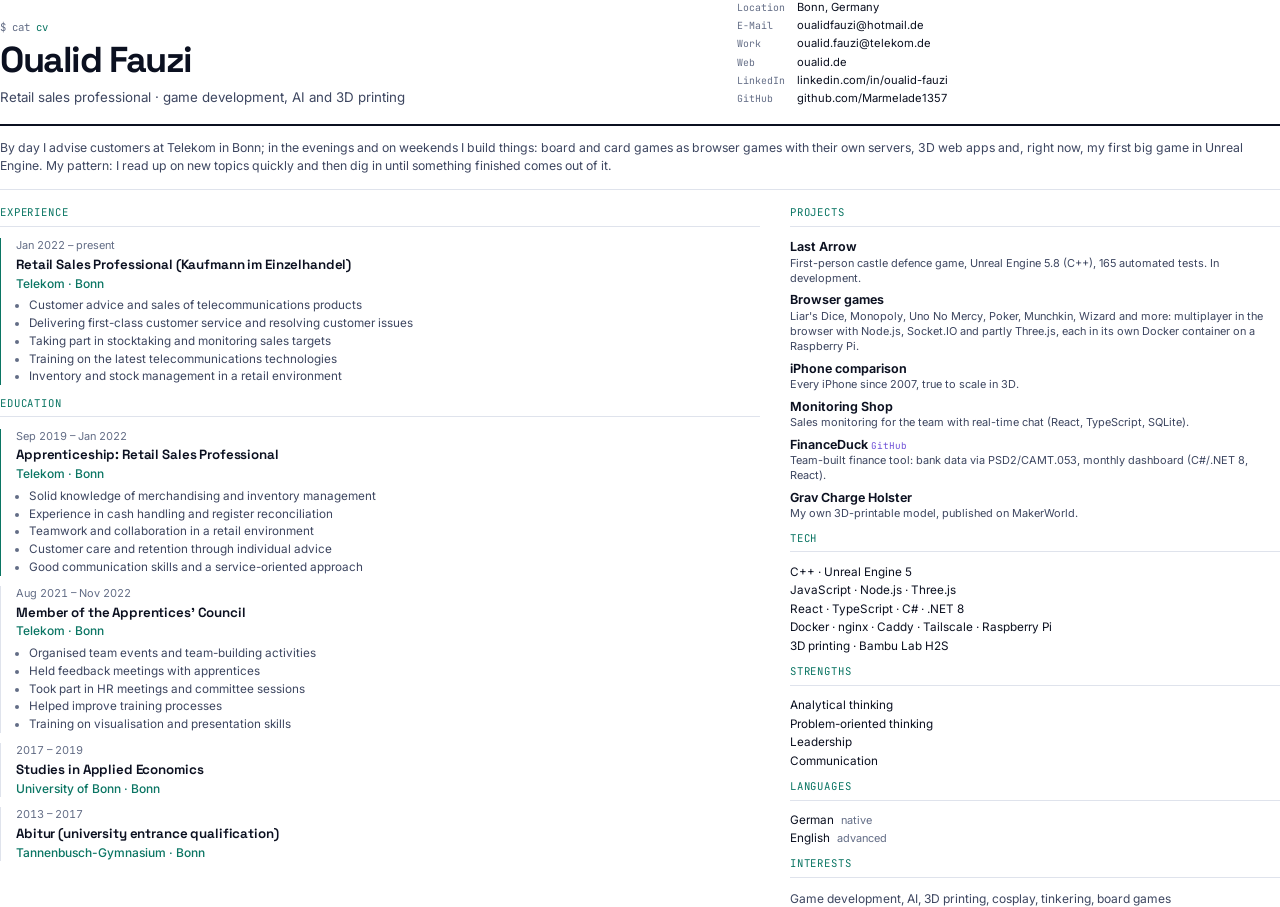
<file: lebenslauf/cv.html>
<!doctype html>
<html lang="en">
<head>
<meta charset="utf-8">
<title>CV · Oualid Fauzi</title>
<!-- Source for public/en/cv.pdf. Regenerate: see lebenslauf/LIESMICH.md -->
<link rel="stylesheet" href="cv.css">
</head>
<body>
<main class="cv">
  <header class="cv-head">
    <div>
      <p class="kicker">cv</p>
      <h1>Oualid Fauzi</h1>
      <p class="role">Retail sales professional · game development, AI and 3D printing</p>
    </div>
    <ul class="contact">
      <li><span>Location</span>Bonn, Germany</li>
      <li><span>E-Mail</span>oualidfauzi@hotmail.de</li>
      <li><span>Work</span>oualid.fauzi@telekom.de</li>
      <li><span>Web</span>oualid.de</li>
      <li><span>LinkedIn</span>linkedin.com/in/oualid-fauzi</li>
      <li><span>GitHub</span>github.com/Marmelade1357</li>
    </ul>
  </header>

  <section class="profile">
    <p>By day I advise customers at Telekom in Bonn; in the evenings and on weekends I build things: board and card games as browser games with their own servers, 3D web apps and, right now, my first big game in Unreal Engine. My pattern: I read up on new topics quickly and then dig in until something finished comes out of it.</p>
  </section>

  <div class="cols">
    <div class="main">
      <section>
        <h2>Experience</h2>
        <article>
          <p class="when">Jan 2022 – present</p>
          <h3>Retail Sales Professional (Kaufmann im Einzelhandel)</h3>
          <p class="where">Telekom · Bonn</p>
          <ul>
            <li>Customer advice and sales of telecommunications products</li>
            <li>Delivering first-class customer service and resolving customer issues</li>
            <li>Taking part in stocktaking and monitoring sales targets</li>
            <li>Training on the latest telecommunications technologies</li>
            <li>Inventory and stock management in a retail environment</li>
          </ul>
        </article>
      </section>

      <section>
        <h2>Education</h2>
        <article>
          <p class="when">Sep 2019 – Jan 2022</p>
          <h3>Apprenticeship: Retail Sales Professional</h3>
          <p class="where">Telekom · Bonn</p>
          <ul>
            <li>Solid knowledge of merchandising and inventory management</li>
            <li>Experience in cash handling and register reconciliation</li>
            <li>Teamwork and collaboration in a retail environment</li>
            <li>Customer care and retention through individual advice</li>
            <li>Good communication skills and a service-oriented approach</li>
          </ul>
        </article>
        <article>
          <p class="when">Aug 2021 – Nov 2022</p>
          <h3>Member of the Apprentices' Council</h3>
          <p class="where">Telekom · Bonn</p>
          <ul>
            <li>Organised team events and team-building activities</li>
            <li>Held feedback meetings with apprentices</li>
            <li>Took part in HR meetings and committee sessions</li>
            <li>Helped improve training processes</li>
            <li>Training on visualisation and presentation skills</li>
          </ul>
        </article>
        <article>
          <p class="when">2017 – 2019</p>
          <h3>Studies in Applied Economics</h3>
          <p class="where">University of Bonn · Bonn</p>
        </article>
        <article>
          <p class="when">2013 – 2017</p>
          <h3>Abitur (university entrance qualification)</h3>
          <p class="where">Tannenbusch-Gymnasium · Bonn</p>
        </article>
      </section>
    </div>

    <aside class="side">
      <section>
        <h2>Projects</h2>
        <p class="proj"><strong>Last Arrow</strong> First-person castle defence game, Unreal Engine 5.8 (C++), 165 automated tests. In development.</p>
        <p class="proj"><strong>Browser games</strong> Liar's Dice, Monopoly, Uno No Mercy, Poker, Munchkin, Wizard and more: multiplayer in the browser with Node.js, Socket.IO and partly Three.js, each in its own Docker container on a Raspberry Pi.</p>
        <p class="proj"><strong>iPhone comparison</strong> Every iPhone since 2007, true to scale in 3D.</p>
        <p class="proj"><strong>Monitoring Shop</strong> Sales monitoring for the team with real-time chat (React, TypeScript, SQLite).</p>
        <p class="proj"><strong><a href="https://github.com/DuckOfJustice/FinanceAgent">FinanceDuck <span class="proj-link">GitHub</span></a></strong> Team-built finance tool: bank data via PSD2/CAMT.053, monthly dashboard (C#/.NET 8, React).</p>
        <p class="proj"><strong>Grav Charge Holster</strong> My own 3D-printable model, published on MakerWorld.</p>
      </section>
      <section>
        <h2>Tech</h2>
        <ul class="plain"><li>C++ · Unreal Engine 5</li><li>JavaScript · Node.js · Three.js</li><li>React · TypeScript · C# · .NET 8</li><li>Docker · nginx · Caddy · Tailscale · Raspberry Pi</li><li>3D printing · Bambu Lab H2S</li></ul>
      </section>
      <section>
        <h2>Strengths</h2>
        <ul class="plain"><li>Analytical thinking</li><li>Problem-oriented thinking</li><li>Leadership</li><li>Communication</li></ul>
      </section>
      <section>
        <h2>Languages</h2>
        <ul class="plain"><li>German <span>native</span></li><li>English <span>advanced</span></li></ul>
      </section>
      <section>
        <h2>Interests</h2>
        <p class="small">Game development, AI, 3D printing, cosplay, tinkering, board games</p>
      </section>
    </aside>
  </div>
</main>
</body>
</html>
</file>
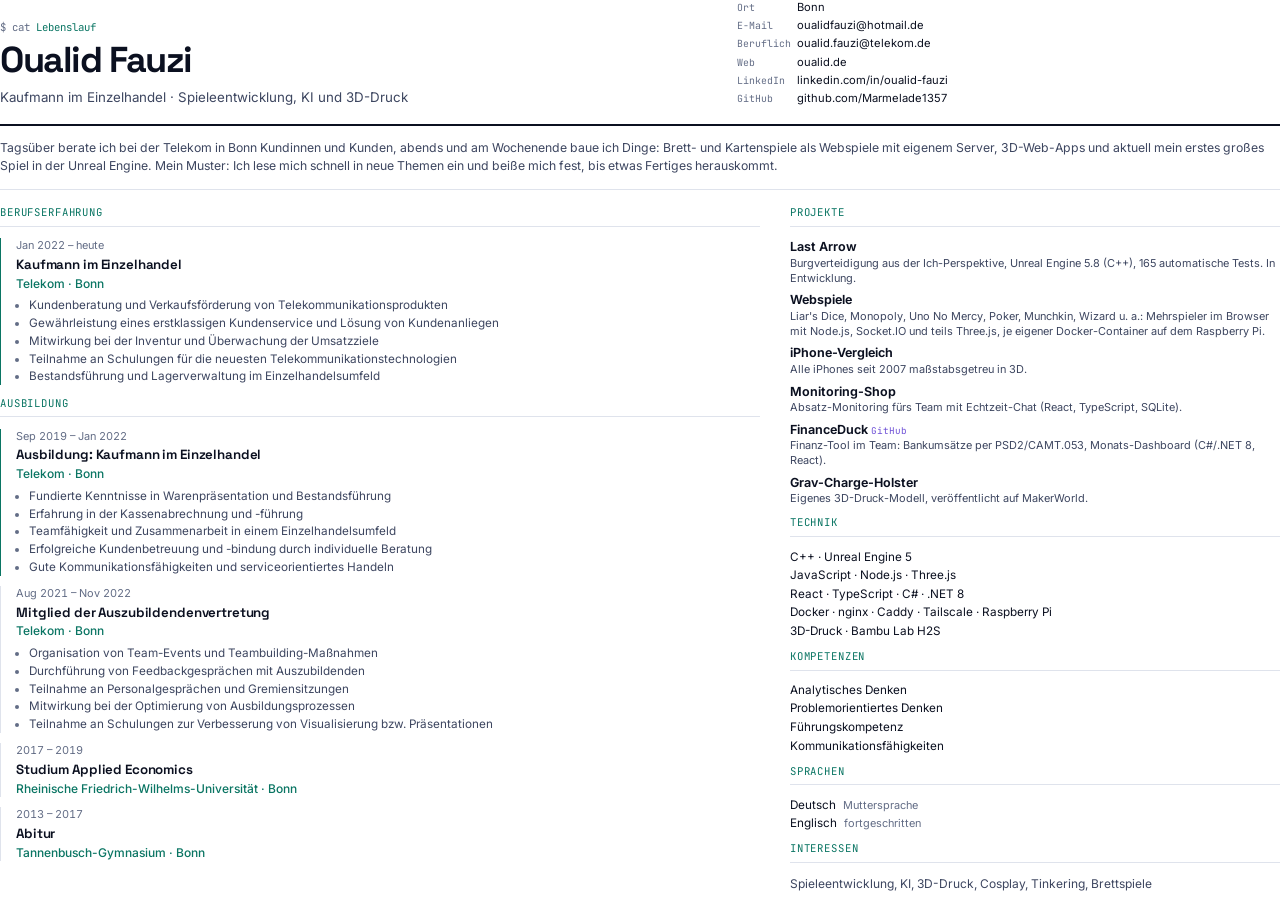
<file: lebenslauf/lebenslauf.html>
<!doctype html>
<html lang="de">
<head>
<meta charset="utf-8">
<title>Lebenslauf · Oualid Fauzi</title>
<!-- Quelle für public/lebenslauf.pdf. Neu erzeugen: siehe lebenslauf/LIESMICH.md -->
<link rel="stylesheet" href="cv.css">
</head>
<body>
<main class="cv">
  <header class="cv-head">
    <div>
      <p class="kicker">Lebenslauf</p>
      <h1>Oualid Fauzi</h1>
      <p class="role">Kaufmann im Einzelhandel · Spieleentwicklung, KI und 3D-Druck</p>
    </div>
    <ul class="contact">
      <li><span>Ort</span>Bonn</li>
      <li><span>E-Mail</span>oualidfauzi@hotmail.de</li>
      <li><span>Beruflich</span>oualid.fauzi@telekom.de</li>
      <li><span>Web</span>oualid.de</li>
      <li><span>LinkedIn</span>linkedin.com/in/oualid-fauzi</li>
      <li><span>GitHub</span>github.com/Marmelade1357</li>
    </ul>
  </header>

  <section class="profile">
    <p>Tagsüber berate ich bei der Telekom in Bonn Kundinnen und Kunden, abends und am Wochenende baue ich Dinge: Brett- und Kartenspiele als Webspiele mit eigenem Server, 3D-Web-Apps und aktuell mein erstes großes Spiel in der Unreal Engine. Mein Muster: Ich lese mich schnell in neue Themen ein und beiße mich fest, bis etwas Fertiges herauskommt.</p>
  </section>

  <div class="cols">
    <div class="main">
      <section>
        <h2>Berufserfahrung</h2>
        <article>
          <p class="when">Jan 2022 – heute</p>
          <h3>Kaufmann im Einzelhandel</h3>
          <p class="where">Telekom · Bonn</p>
          <ul>
            <li>Kundenberatung und Verkaufsförderung von Telekommunikationsprodukten</li>
            <li>Gewährleistung eines erstklassigen Kundenservice und Lösung von Kundenanliegen</li>
            <li>Mitwirkung bei der Inventur und Überwachung der Umsatzziele</li>
            <li>Teilnahme an Schulungen für die neuesten Telekommunikationstechnologien</li>
            <li>Bestandsführung und Lagerverwaltung im Einzelhandelsumfeld</li>
          </ul>
        </article>
      </section>

      <section>
        <h2>Ausbildung</h2>
        <article>
          <p class="when">Sep 2019 – Jan 2022</p>
          <h3>Ausbildung: Kaufmann im Einzelhandel</h3>
          <p class="where">Telekom · Bonn</p>
          <ul>
            <li>Fundierte Kenntnisse in Warenpräsentation und Bestandsführung</li>
            <li>Erfahrung in der Kassenabrechnung und -führung</li>
            <li>Teamfähigkeit und Zusammenarbeit in einem Einzelhandelsumfeld</li>
            <li>Erfolgreiche Kundenbetreuung und -bindung durch individuelle Beratung</li>
            <li>Gute Kommunikationsfähigkeiten und serviceorientiertes Handeln</li>
          </ul>
        </article>
        <article>
          <p class="when">Aug 2021 – Nov 2022</p>
          <h3>Mitglied der Auszubildendenvertretung</h3>
          <p class="where">Telekom · Bonn</p>
          <ul>
            <li>Organisation von Team-Events und Teambuilding-Maßnahmen</li>
            <li>Durchführung von Feedbackgesprächen mit Auszubildenden</li>
            <li>Teilnahme an Personalgesprächen und Gremiensitzungen</li>
            <li>Mitwirkung bei der Optimierung von Ausbildungsprozessen</li>
            <li>Teilnahme an Schulungen zur Verbesserung von Visualisierung bzw. Präsentationen</li>
          </ul>
        </article>
        <article>
          <p class="when">2017 – 2019</p>
          <h3>Studium Applied Economics</h3>
          <p class="where">Rheinische Friedrich-Wilhelms-Universität · Bonn</p>
        </article>
        <article>
          <p class="when">2013 – 2017</p>
          <h3>Abitur</h3>
          <p class="where">Tannenbusch-Gymnasium · Bonn</p>
        </article>
      </section>
    </div>

    <aside class="side">
      <section>
        <h2>Projekte</h2>
        <p class="proj"><strong>Last Arrow</strong> Burgverteidigung aus der Ich-Perspektive, Unreal Engine 5.8 (C++), 165 automatische Tests. In Entwicklung.</p>
        <p class="proj"><strong>Webspiele</strong> Liar's Dice, Monopoly, Uno No Mercy, Poker, Munchkin, Wizard u. a.: Mehrspieler im Browser mit Node.js, Socket.IO und teils Three.js, je eigener Docker-Container auf dem Raspberry Pi.</p>
        <p class="proj"><strong>iPhone-Vergleich</strong> Alle iPhones seit 2007 maßstabsgetreu in 3D.</p>
        <p class="proj"><strong>Monitoring-Shop</strong> Absatz-Monitoring fürs Team mit Echtzeit-Chat (React, TypeScript, SQLite).</p>
        <p class="proj"><strong><a href="https://github.com/DuckOfJustice/FinanceAgent">FinanceDuck <span class="proj-link">GitHub</span></a></strong> Finanz-Tool im Team: Bankumsätze per PSD2/CAMT.053, Monats-Dashboard (C#/.NET 8, React).</p>
        <p class="proj"><strong>Grav-Charge-Holster</strong> Eigenes 3D-Druck-Modell, veröffentlicht auf MakerWorld.</p>
      </section>
      <section>
        <h2>Technik</h2>
        <ul class="plain"><li>C++ · Unreal Engine 5</li><li>JavaScript · Node.js · Three.js</li><li>React · TypeScript · C# · .NET 8</li><li>Docker · nginx · Caddy · Tailscale · Raspberry Pi</li><li>3D-Druck · Bambu Lab H2S</li></ul>
      </section>
      <section>
        <h2>Kompetenzen</h2>
        <ul class="plain"><li>Analytisches Denken</li><li>Problemorientiertes Denken</li><li>Führungskompetenz</li><li>Kommunikationsfähigkeiten</li></ul>
      </section>
      <section>
        <h2>Sprachen</h2>
        <ul class="plain"><li>Deutsch <span>Muttersprache</span></li><li>Englisch <span>fortgeschritten</span></li></ul>
      </section>
      <section>
        <h2>Interessen</h2>
        <p class="small">Spieleentwicklung, KI, 3D-Druck, Cosplay, Tinkering, Brettspiele</p>
      </section>
    </aside>
  </div>
</main>
</body>
</html>
</file>
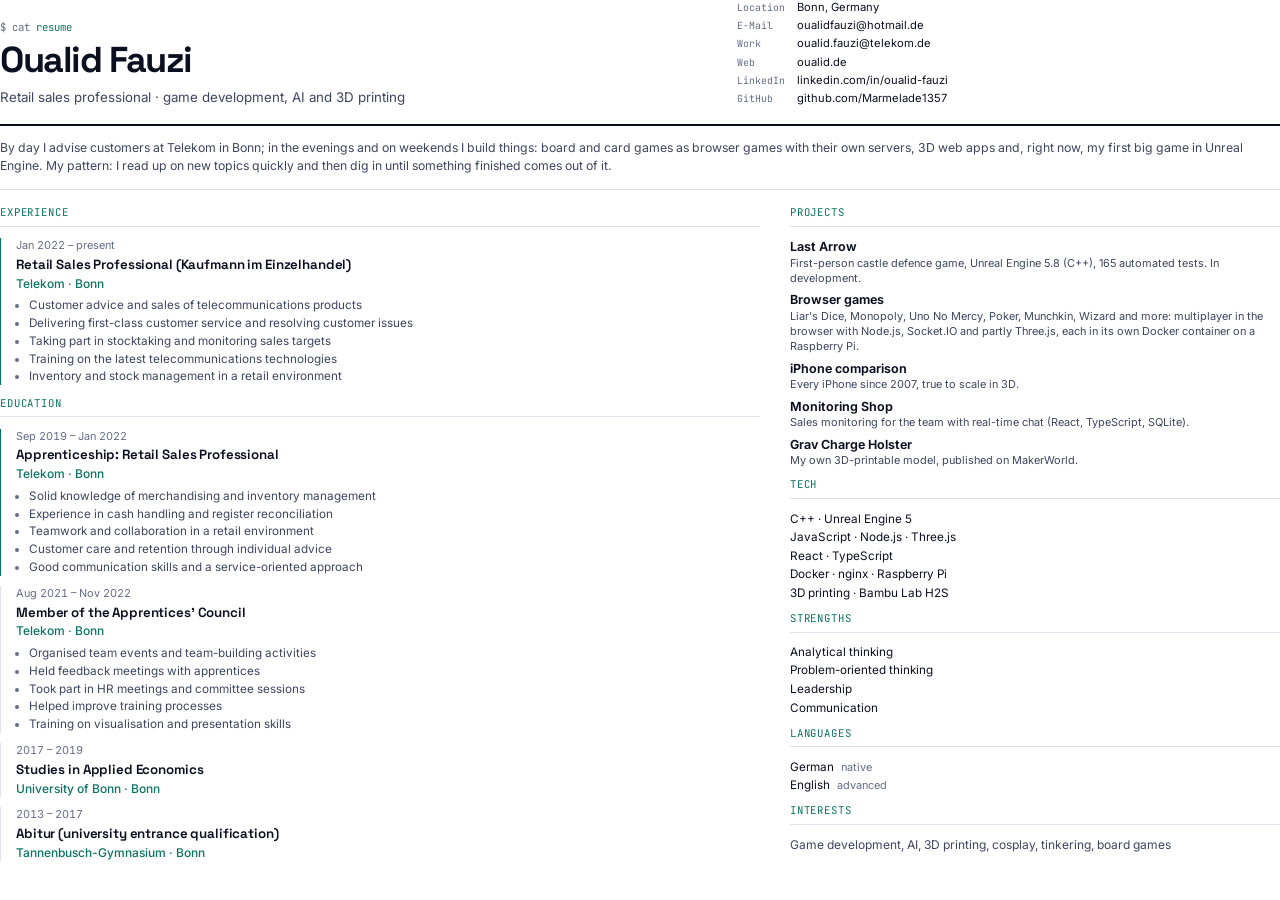
<file: lebenslauf/resume.html>
<!doctype html>
<html lang="en">
<head>
<meta charset="utf-8">
<title>Résumé · Oualid Fauzi</title>
<!-- Source for public/en/resume.pdf. Regenerate: see lebenslauf/LIESMICH.md -->
<link rel="stylesheet" href="cv.css">
</head>
<body>
<main class="cv">
  <header class="cv-head">
    <div>
      <p class="kicker">resume</p>
      <h1>Oualid Fauzi</h1>
      <p class="role">Retail sales professional · game development, AI and 3D printing</p>
    </div>
    <ul class="contact">
      <li><span>Location</span>Bonn, Germany</li>
      <li><span>E-Mail</span>oualidfauzi@hotmail.de</li>
      <li><span>Work</span>oualid.fauzi@telekom.de</li>
      <li><span>Web</span>oualid.de</li>
      <li><span>LinkedIn</span>linkedin.com/in/oualid-fauzi</li>
      <li><span>GitHub</span>github.com/Marmelade1357</li>
    </ul>
  </header>

  <section class="profile">
    <p>By day I advise customers at Telekom in Bonn; in the evenings and on weekends I build things: board and card games as browser games with their own servers, 3D web apps and, right now, my first big game in Unreal Engine. My pattern: I read up on new topics quickly and then dig in until something finished comes out of it.</p>
  </section>

  <div class="cols">
    <div class="main">
      <section>
        <h2>Experience</h2>
        <article>
          <p class="when">Jan 2022 – present</p>
          <h3>Retail Sales Professional (Kaufmann im Einzelhandel)</h3>
          <p class="where">Telekom · Bonn</p>
          <ul>
            <li>Customer advice and sales of telecommunications products</li>
            <li>Delivering first-class customer service and resolving customer issues</li>
            <li>Taking part in stocktaking and monitoring sales targets</li>
            <li>Training on the latest telecommunications technologies</li>
            <li>Inventory and stock management in a retail environment</li>
          </ul>
        </article>
      </section>

      <section>
        <h2>Education</h2>
        <article>
          <p class="when">Sep 2019 – Jan 2022</p>
          <h3>Apprenticeship: Retail Sales Professional</h3>
          <p class="where">Telekom · Bonn</p>
          <ul>
            <li>Solid knowledge of merchandising and inventory management</li>
            <li>Experience in cash handling and register reconciliation</li>
            <li>Teamwork and collaboration in a retail environment</li>
            <li>Customer care and retention through individual advice</li>
            <li>Good communication skills and a service-oriented approach</li>
          </ul>
        </article>
        <article>
          <p class="when">Aug 2021 – Nov 2022</p>
          <h3>Member of the Apprentices' Council</h3>
          <p class="where">Telekom · Bonn</p>
          <ul>
            <li>Organised team events and team-building activities</li>
            <li>Held feedback meetings with apprentices</li>
            <li>Took part in HR meetings and committee sessions</li>
            <li>Helped improve training processes</li>
            <li>Training on visualisation and presentation skills</li>
          </ul>
        </article>
        <article>
          <p class="when">2017 – 2019</p>
          <h3>Studies in Applied Economics</h3>
          <p class="where">University of Bonn · Bonn</p>
        </article>
        <article>
          <p class="when">2013 – 2017</p>
          <h3>Abitur (university entrance qualification)</h3>
          <p class="where">Tannenbusch-Gymnasium · Bonn</p>
        </article>
      </section>
    </div>

    <aside class="side">
      <section>
        <h2>Projects</h2>
        <p class="proj"><strong>Last Arrow</strong> First-person castle defence game, Unreal Engine 5.8 (C++), 165 automated tests. In development.</p>
        <p class="proj"><strong>Browser games</strong> Liar's Dice, Monopoly, Uno No Mercy, Poker, Munchkin, Wizard and more: multiplayer in the browser with Node.js, Socket.IO and partly Three.js, each in its own Docker container on a Raspberry Pi.</p>
        <p class="proj"><strong>iPhone comparison</strong> Every iPhone since 2007, true to scale in 3D.</p>
        <p class="proj"><strong>Monitoring Shop</strong> Sales monitoring for the team with real-time chat (React, TypeScript, SQLite).</p>
        <p class="proj"><strong>Grav Charge Holster</strong> My own 3D-printable model, published on MakerWorld.</p>
      </section>
      <section>
        <h2>Tech</h2>
        <ul class="plain"><li>C++ · Unreal Engine 5</li><li>JavaScript · Node.js · Three.js</li><li>React · TypeScript</li><li>Docker · nginx · Raspberry Pi</li><li>3D printing · Bambu Lab H2S</li></ul>
      </section>
      <section>
        <h2>Strengths</h2>
        <ul class="plain"><li>Analytical thinking</li><li>Problem-oriented thinking</li><li>Leadership</li><li>Communication</li></ul>
      </section>
      <section>
        <h2>Languages</h2>
        <ul class="plain"><li>German <span>native</span></li><li>English <span>advanced</span></li></ul>
      </section>
      <section>
        <h2>Interests</h2>
        <p class="small">Game development, AI, 3D printing, cosplay, tinkering, board games</p>
      </section>
    </aside>
  </div>
</main>
</body>
</html>
</file>
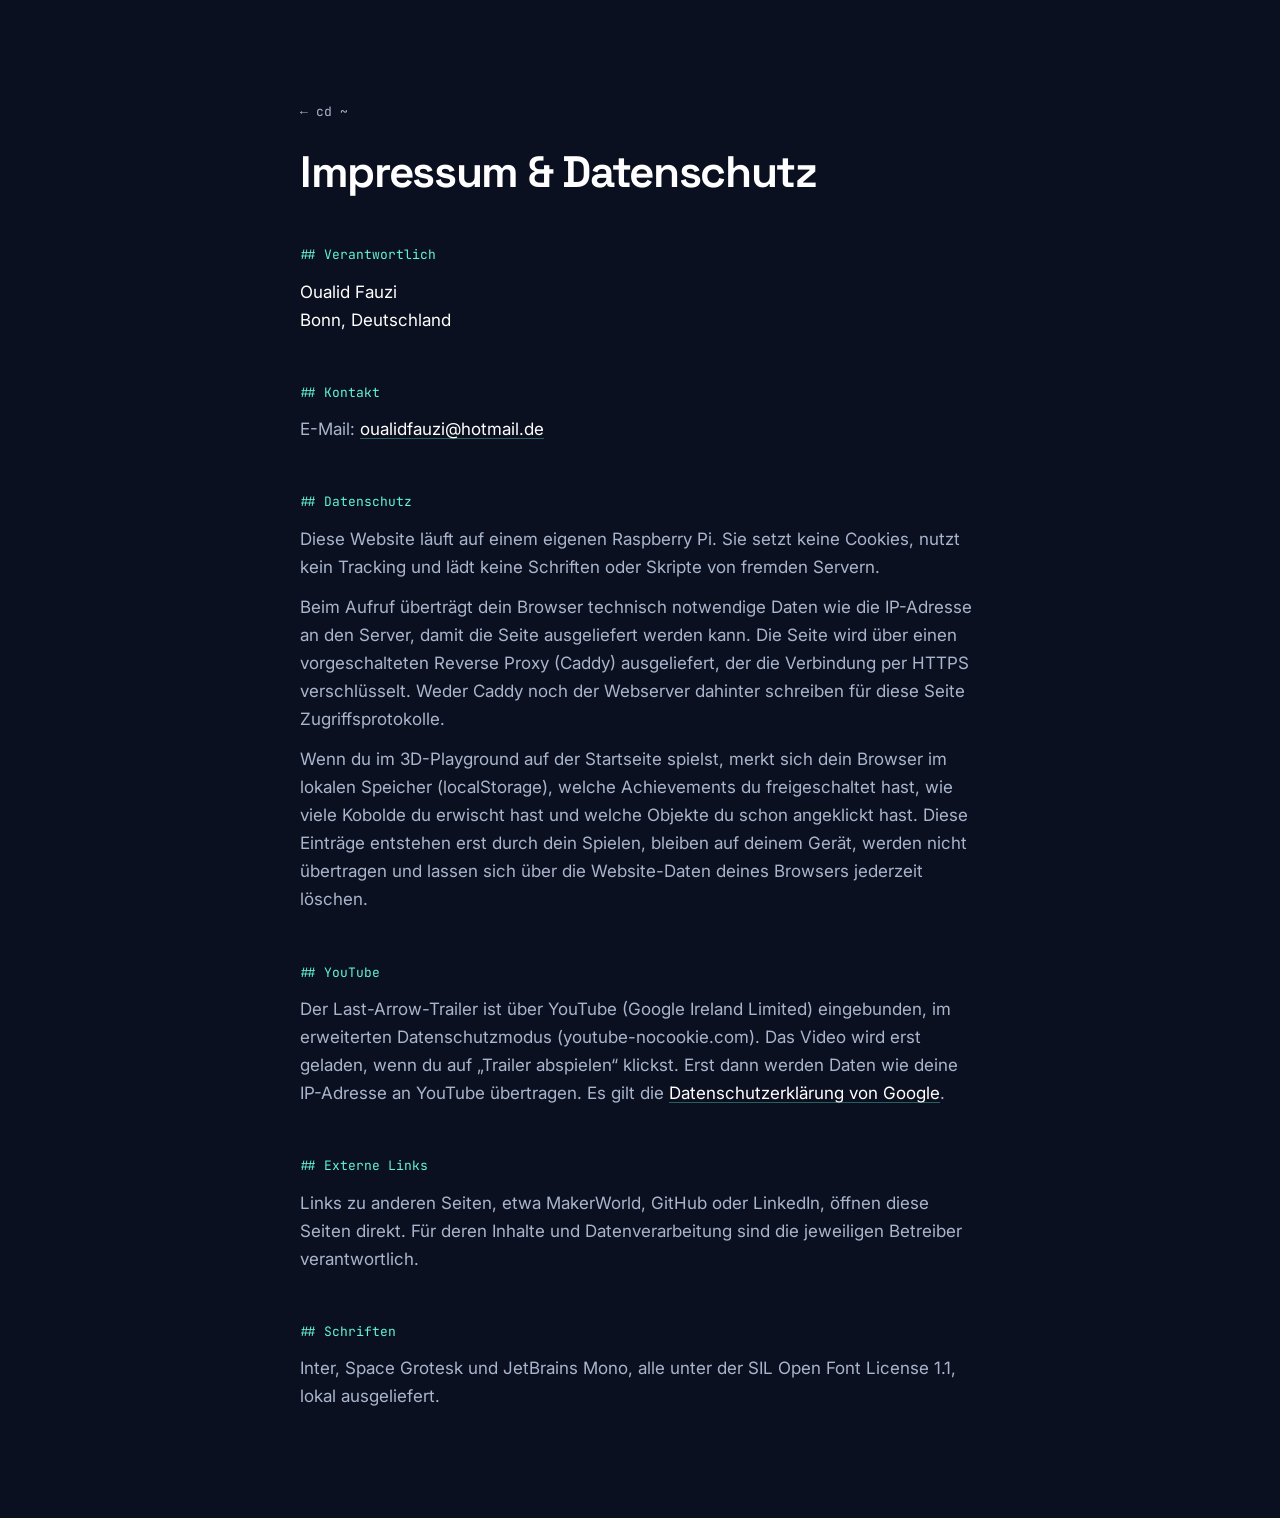
<file: public/impressum.html>
<!doctype html>
<html lang="de">
<head>
<meta charset="utf-8">
<meta name="viewport" content="width=device-width, initial-scale=1">
<title>Impressum &amp; Datenschutz · Oualid Fauzi</title>
<meta name="robots" content="noindex">
<meta name="theme-color" content="#0b1020">
<link rel="icon" href="favicon.svg" type="image/svg+xml">
<link rel="stylesheet" href="css/style.css">
<style>
  .legal { padding: clamp(48px, 8vw, 96px) var(--gutter) 96px; max-width: 760px; margin: 0 auto; }
  .legal h1 { font-size: var(--fs-xl); line-height: 1.1; letter-spacing: -0.03em; margin: var(--space-5) 0 var(--space-7); }
  .legal h2 { font-family: var(--font-mono); font-size: var(--fs-xs); font-weight: 400; color: var(--accent); margin: var(--space-7) 0 var(--space-3); letter-spacing: 0; }
  .legal p, .legal address { margin: 0 0 var(--space-3); font-style: normal; color: var(--text-2); }
  .legal address { color: var(--text); }
  .back { font-family: var(--font-mono); font-size: var(--fs-xs); color: var(--text-2); text-decoration: none; }
  .back:hover { color: var(--accent); }
</style>
</head>
<body>
<main class="legal">
  <p><a class="back" href="./">← cd ~</a></p>
  <h1>Impressum &amp; Datenschutz</h1>

  <h2>## Verantwortlich</h2>
  <address>
    Oualid Fauzi<br>
    Bonn, Deutschland
  </address>

  <h2>## Kontakt</h2>
  <p>E-Mail: <a class="mail" data-u="oualidfauzi" data-d="hotmail.de" href="./#kontakt">oualidfauzi [at] hotmail.de</a></p>

  <h2>## Datenschutz</h2>
  <p>Diese Website läuft auf einem eigenen Raspberry Pi. Sie setzt keine Cookies, nutzt kein Tracking und lädt keine Schriften oder Skripte von fremden Servern.</p>
  <p>Beim Aufruf überträgt dein Browser technisch notwendige Daten wie die IP-Adresse an den Server, damit die Seite ausgeliefert werden kann. Die Seite wird über einen vorgeschalteten Reverse Proxy (Caddy) ausgeliefert, der die Verbindung per HTTPS verschlüsselt. Weder Caddy noch der Webserver dahinter schreiben für diese Seite Zugriffsprotokolle.</p>
  <p>Wenn du im 3D-Playground auf der Startseite spielst, merkt sich dein Browser im lokalen Speicher (localStorage), welche Achievements du freigeschaltet hast, wie viele Kobolde du erwischt hast und welche Objekte du schon angeklickt hast. Diese Einträge entstehen erst durch dein Spielen, bleiben auf deinem Gerät, werden nicht übertragen und lassen sich über die Website-Daten deines Browsers jederzeit löschen.</p>

  <h2>## YouTube</h2>
  <p>Der Last-Arrow-Trailer ist über YouTube (Google Ireland Limited) eingebunden, im erweiterten Datenschutzmodus (youtube-nocookie.com). Das Video wird erst geladen, wenn du auf „Trailer abspielen“ klickst. Erst dann werden Daten wie deine IP-Adresse an YouTube übertragen. Es gilt die <a href="https://policies.google.com/privacy?hl=de" rel="noopener" target="_blank">Datenschutzerklärung von Google</a>.</p>

  <h2>## Externe Links</h2>
  <p>Links zu anderen Seiten, etwa MakerWorld, GitHub oder LinkedIn, öffnen diese Seiten direkt. Für deren Inhalte und Datenverarbeitung sind die jeweiligen Betreiber verantwortlich.</p>

  <h2>## Schriften</h2>
  <p>Inter, Space Grotesk und JetBrains Mono, alle unter der SIL Open Font License 1.1, lokal ausgeliefert.</p>
</main>
<script>
  document.querySelectorAll('a.mail').forEach(function (a) {
    var addr = a.dataset.u + '@' + a.dataset.d;
    a.href = 'mailto:' + addr; a.textContent = addr;
  });
</script>
</body>
</html>
</file>
<file: public/css/style.css>
/* =====================================================================
   oualid.de – Stylesheet
   Aufbau: Schriften → Tokens → Basis → Layout → Komponenten → Abschnitte
           → Responsive → Reduced Motion
   ===================================================================== */

/* ---------- Schriften (lokal, keine Anfragen an Dritte) ---------- */
@font-face {
  font-family: "Inter"; src: url(../fonts/inter-latin-var.woff2) format("woff2-variations"), url(../fonts/inter-latin-var.woff2) format("woff2");
  font-weight: 100 900; font-style: normal; font-display: swap;
}
@font-face {
  font-family: "Space Grotesk"; src: url(../fonts/space-grotesk-latin-var.woff2) format("woff2-variations"), url(../fonts/space-grotesk-latin-var.woff2) format("woff2");
  font-weight: 300 700; font-style: normal; font-display: swap;
}
@font-face { font-family: "JetBrains Mono"; src: url(../fonts/jetbrains-mono-latin-400-normal.woff2) format("woff2"); font-weight: 400; font-style: normal; font-display: swap; }
@font-face { font-family: "JetBrains Mono"; src: url(../fonts/jetbrains-mono-latin-700-normal.woff2) format("woff2"); font-weight: 700; font-style: normal; font-display: swap; }
@font-face { font-family: "JetBrains Mono"; src: url(../fonts/jetbrains-mono-latin-400-italic.woff2) format("woff2"); font-weight: 400; font-style: italic; font-display: swap; }

/* ---------- Design-Tokens ---------- */
:root {
  /* Farben */
  --bg: #0b1020;            /* tiefes Navy (Playground-Palette) */
  --bg-2: #0e1428;
  --surface-1: #121a2e;     /* Karten */
  --surface-2: #151d32;     /* Karten erhöht / Hover */
  --surface-3: #1c2640;     /* Inputs, Chips */
  --line: rgba(169, 181, 204, 0.10);
  --line-strong: rgba(169, 181, 204, 0.20);
  --text: #ffffff;
  --text-2: #a9b5cc;        /* Sekundärtext */
  --text-3: #8f9ab2;        /* Metadaten */
  --accent: #62f5d2;        /* Mint */
  --accent-hover: #8cf8df;
  --accent-ink: #04211a;    /* Text auf Mint */
  --accent-soft: rgba(98, 245, 210, 0.12);
  --accent-line: rgba(98, 245, 210, 0.35);
  --warn: #ffbf69;           /* Gold */
  --violet: #a78bfa;

  /* Typografie */
  --font-sans: "Inter", ui-sans-serif, system-ui, -apple-system, "Segoe UI", Roboto, sans-serif;
  --font-display: "Space Grotesk", var(--font-sans);
  --font-mono: "JetBrains Mono", ui-monospace, SFMono-Regular, Menlo, Consolas, monospace;
  --fs-xs: 0.8125rem;   /* 13 */
  --fs-sm: 0.9375rem;   /* 15 */
  --fs-base: 1.0625rem; /* 17 */
  --fs-md: 1.25rem;     /* 20 */
  --fs-lg: clamp(1.375rem, 1.1rem + 0.9vw, 1.75rem);
  --fs-xl: clamp(1.75rem, 1.2rem + 2vw, 2.75rem);
  --fs-2xl: clamp(2.5rem, 1.4rem + 4.4vw, 5rem);
  --lh-tight: 1.04;
  --lh-snug: 1.25;
  --lh-body: 1.65;

  /* Abstände */
  --space-1: 4px; --space-2: 8px; --space-3: 12px; --space-4: 16px; --space-5: 24px;
  --space-6: 32px; --space-7: 48px; --space-8: 64px; --space-9: 96px; --space-10: 144px;
  --gutter: clamp(16px, 4vw, 40px);
  --maxw: 1240px;
  --section-y: clamp(88px, 11vw, 168px);
  --header-h: 64px;

  /* Radien & Schatten */
  --r-sm: 8px; --r-md: 14px; --r-lg: 22px; --r-pill: 999px;
  --shadow-card: 0 1px 0 rgba(255,255,255,0.04) inset, 0 24px 60px -32px rgba(0,0,0,0.75);

  /* Bewegung */
  --ease-out: cubic-bezier(0.2, 0.7, 0.2, 1);
  --dur-fast: 160ms; --dur: 320ms; --dur-slow: 700ms;
}

/* ---------- Basis ---------- */
*, *::before, *::after { box-sizing: border-box; }
html { scroll-behavior: smooth; scroll-padding-top: calc(var(--header-h) + 24px); -webkit-text-size-adjust: 100%; }
body {
  margin: 0; background: var(--bg); color: var(--text);
  font-family: var(--font-sans); font-size: var(--fs-base); line-height: var(--lh-body);
  font-optical-sizing: auto;
  -webkit-font-smoothing: antialiased; -moz-osx-font-smoothing: grayscale;
}
img { max-width: 100%; height: auto; display: block; }
a { color: var(--text); text-decoration-color: var(--accent-line); text-underline-offset: 0.2em; text-decoration-thickness: 1px; transition: color var(--dur-fast), text-decoration-color var(--dur-fast); }
a:hover { color: var(--accent); text-decoration-color: var(--accent); }
:focus-visible { outline: 2px solid var(--accent); outline-offset: 3px; border-radius: 4px; }
::selection { background: var(--accent); color: var(--accent-ink); }
h1, h2, h3 { margin: 0; font-family: var(--font-display); font-weight: 650; letter-spacing: -0.02em; }
p { margin: 0; }
ul, ol { margin: 0; padding: 0; }
pre { margin: 0; font: inherit; }
button { font: inherit; color: inherit; }
.muted { color: var(--text-3); }
.visually-hidden { position: absolute !important; width: 1px; height: 1px; overflow: hidden; clip: rect(0 0 0 0); white-space: nowrap; }
.skip { position: absolute; left: -9999px; top: 0; z-index: 100; }
.skip:focus { left: 16px; top: 12px; background: var(--accent); color: var(--accent-ink); padding: 8px 14px; border-radius: var(--r-sm); }

.wrap { width: 100%; max-width: calc(var(--maxw) + 2 * var(--gutter)); margin: 0 auto; padding: 0 var(--gutter); }
.mono-label { font-family: var(--font-mono); font-size: var(--fs-xs); color: var(--text-3); letter-spacing: 0.01em; }

/* ---------- Scroll-Fortschritt ---------- */
.progress { position: fixed; inset: 0 0 auto 0; height: 2px; z-index: 60; pointer-events: none; }
.progress span { display: block; height: 100%; background: var(--accent); transform-origin: 0 50%; transform: scaleX(0); box-shadow: 0 0 12px var(--accent-line); }

/* ---------- Header / Navigation ---------- */
.site-header {
  position: sticky; top: 0; z-index: 50; height: var(--header-h);
  background: rgba(11, 16, 32, 0.72); backdrop-filter: saturate(140%) blur(14px); -webkit-backdrop-filter: saturate(140%) blur(14px);
  border-bottom: 1px solid transparent; transition: border-color var(--dur), background var(--dur);
}
.site-header.is-scrolled { border-bottom-color: var(--line); background: rgba(11, 16, 32, 0.86); }
.header-inner { height: 100%; display: flex; align-items: center; justify-content: space-between; gap: var(--space-5); }
.brand { display: inline-flex; align-items: center; gap: 10px; text-decoration: none; font-family: var(--font-mono); font-size: var(--fs-sm); color: var(--text); }
.brand:hover { color: var(--text); }
.brand-mark {
  display: inline-grid; place-items: center; width: 30px; height: 30px; border-radius: var(--r-sm);
  background: var(--accent-soft); color: var(--accent); font-family: var(--font-mono); font-size: 13px; font-weight: 700;
  border: 1px solid var(--accent-line);
}
.brand-host { color: var(--text-3); transition: color var(--dur-fast); }
.brand:hover .brand-host { color: var(--accent); }
.site-nav ul { list-style: none; display: flex; align-items: center; gap: var(--space-1); }
.site-nav a {
  position: relative; display: block; padding: 8px 14px; border-radius: var(--r-pill);
  font-size: var(--fs-sm); color: var(--text-2); text-decoration: none; transition: color var(--dur-fast), background var(--dur-fast);
}
.site-nav a:hover { color: var(--text); background: rgba(255,255,255,0.04); }
.site-nav a.active { color: var(--text); }
.site-nav a.active::after {
  content: ""; position: absolute; left: 50%; bottom: 2px; width: 4px; height: 4px; margin-left: -2px; border-radius: 50%; background: var(--accent);
}
.site-nav a.lang-switch { font-family: var(--font-mono); font-size: var(--fs-xs); color: var(--text-2); border: 1px solid var(--line-strong); padding: 6px 11px; margin-left: var(--space-2); }
.site-nav a.lang-switch:hover { color: var(--accent); border-color: var(--accent-line); background: var(--accent-soft); }
.site-nav a.nav-cta { color: var(--accent-ink); background: var(--accent); font-weight: 600; margin-left: var(--space-2); }
.site-nav a.nav-cta:hover { background: var(--accent-hover); color: var(--accent-ink); }
.site-nav a.nav-cta.active::after { display: none; }
.nav-toggle { display: none; }

/* ---------- Buttons & Links ---------- */
.btn {
  display: inline-flex; align-items: center; gap: 10px; padding: 14px 22px; border-radius: var(--r-pill);
  font-size: var(--fs-sm); font-weight: 600; text-decoration: none; border: 1px solid transparent;
  transition: transform var(--dur-fast) var(--ease-out), background var(--dur-fast), border-color var(--dur-fast), color var(--dur-fast), box-shadow var(--dur);
}
.btn-primary { background: var(--accent); color: var(--accent-ink); box-shadow: 0 10px 30px -12px rgba(98, 245, 210, 0.55); }
.btn-primary:hover { color: var(--accent-ink); background: var(--accent-hover); transform: translateY(-1px); box-shadow: 0 14px 34px -12px rgba(98, 245, 210, 0.7); }
.btn-ghost { color: var(--text); border-color: var(--line-strong); }
.btn-ghost:hover { color: var(--text); border-color: var(--text-3); background: rgba(255,255,255,0.03); }
.btn:active { transform: translateY(0) scale(0.98); }
.btn-arrow { display: inline-block; transition: transform var(--dur) var(--ease-out); }
.btn:hover .btn-arrow { transform: translateX(4px); }
.link-arrow { display: inline-flex; align-items: center; gap: 6px; font-size: var(--fs-sm); font-weight: 600; color: var(--accent) !important; text-decoration: none; }
.link-arrow span { transition: transform var(--dur) var(--ease-out); }
.link-arrow:hover { color: var(--accent-hover) !important; }
.link-arrow:hover span { transform: translate(2px, -2px); }

.badge {
  display: inline-flex; align-items: center; gap: 8px; padding: 5px 12px; border-radius: var(--r-pill);
  font-family: var(--font-mono); font-size: var(--fs-xs); color: var(--text-2); border: 1px solid var(--line-strong); background: rgba(11, 16, 32,0.6);
}
.badge-live { color: var(--accent); border-color: var(--accent-line); background: var(--accent-soft); }
.status-dot { width: 7px; height: 7px; border-radius: 50%; background: var(--accent); box-shadow: 0 0 0 3px var(--accent-soft); flex: none; }

/* ---------- Abschnittsköpfe ---------- */
.section { padding: var(--section-y) 0 0; }
.sec-head { margin-bottom: clamp(32px, 5vw, 64px); max-width: 980px; }
.sec-head-split { max-width: none; display: grid; grid-template-columns: minmax(0, 1.25fr) minmax(0, 1fr); gap: var(--space-7); align-items: end; }
.kicker { display: flex; flex-wrap: wrap; align-items: center; gap: 10px; font-size: var(--fs-sm); font-weight: 500; color: var(--text-2); margin-bottom: var(--space-5); }
.kicker-idx { font-family: var(--font-mono); font-size: var(--fs-xs); color: var(--accent); }
.kicker-cmd { font-family: var(--font-mono); font-size: var(--fs-xs); color: var(--text-3); padding: 2px 8px; border: 1px solid var(--line); border-radius: var(--r-pill); }
.kicker-cmd::before { content: "$ "; color: var(--accent); }
.sec-title { font-size: var(--fs-xl); line-height: 1.12; letter-spacing: -0.03em; font-weight: 620; max-width: 26ch; text-wrap: balance; }
.sec-lead { color: var(--text-2); font-size: var(--fs-base); max-width: 56ch; }

/* ---------- Karten & Bento ---------- */
.bento { list-style: none; display: grid; grid-template-columns: repeat(12, minmax(0, 1fr)); gap: clamp(12px, 1.6vw, 20px); grid-auto-flow: dense; }
.span-3 { grid-column: span 3; } .span-4 { grid-column: span 4; } .span-5 { grid-column: span 5; }
.span-6 { grid-column: span 6; } .span-8 { grid-column: span 8; } .span-12 { grid-column: span 12; }
.tall { grid-row: span 2; }

.card {
  position: relative; isolation: isolate; height: 100%;
  background: linear-gradient(180deg, var(--surface-2), var(--surface-1) 60%);
  border: 1px solid var(--line); border-radius: var(--r-lg); padding: clamp(20px, 2.4vw, 32px);
  box-shadow: var(--shadow-card);
  transition: transform var(--dur) var(--ease-out), border-color var(--dur), background var(--dur);
}
/* dezenter Lichtreflex, folgt dem Mauszeiger (js/main.js setzt --mx/--my) */
.card::before {
  content: ""; position: absolute; inset: 0; border-radius: inherit; z-index: -1; pointer-events: none; opacity: 0; transition: opacity var(--dur);
  background: radial-gradient(420px circle at var(--mx, 50%) var(--my, 0%), rgba(98, 245, 210, 0.07), transparent 60%);
}
.card:hover { border-color: var(--line-strong); }
.card:hover::before { opacity: 1; }
.card-path { font-family: var(--font-mono); font-size: var(--fs-xs); color: var(--text-3); margin-bottom: var(--space-3); display: flex; align-items: center; gap: 8px; flex-wrap: wrap; }
.card-title { font-size: var(--fs-md); line-height: var(--lh-snug); font-weight: 620; margin-bottom: var(--space-3); }
.card-text-p, .card p:not([class]) { color: var(--text-2); font-size: var(--fs-sm); line-height: 1.6; }
.card a { color: var(--text); }
.card a:hover { color: var(--accent); }

/* ---------- Hero: Playground ----------
   Eigene Farbwelt nur für den Hero (Navy, Mint, Violett, Gold).
   Linke Spalte Text, rechte Spalte 3D-Diorama (js/playground*.js). */
.hero { position: relative; isolation: isolate; overflow: hidden; }
.pg-hero {
  --pg-bg: #0b1020; --pg-surface: #151d32; --pg-mint: #62f5d2; --pg-violet: #a78bfa; --pg-gold: #ffbf69;
  --pg-text: #ffffff; --pg-text-2: #a9b5cc;
  --accent: var(--pg-mint); --accent-hover: #8cf8df; --accent-ink: #04211a;
  --accent-soft: rgba(98, 245, 210, 0.12); --accent-line: rgba(98, 245, 210, 0.38);
  --text: var(--pg-text); --text-2: var(--pg-text-2); --line-strong: rgba(169, 181, 204, 0.22);
  background: var(--pg-bg); color: var(--pg-text);
  padding: clamp(24px, 4vw, 56px) 0 clamp(56px, 7vw, 104px);
  margin-top: calc(-1 * var(--header-h)); padding-top: calc(var(--header-h) + clamp(16px, 3vw, 48px));
}
.pg-backdrop {
  position: absolute; inset: 0; z-index: -1; pointer-events: none;
  background:
    radial-gradient(60% 55% at 78% 38%, rgba(167, 139, 250, 0.16), transparent 70%),
    radial-gradient(45% 40% at 70% 78%, rgba(98, 245, 210, 0.08), transparent 70%),
    radial-gradient(40% 50% at 8% 10%, rgba(98, 245, 210, 0.05), transparent 70%);
}
/* Feines Raster, nach unten ausgeblendet; Übergang in den Rest der Seite */
.pg-backdrop::before {
  content: ""; position: absolute; inset: 0;
  background-image: linear-gradient(rgba(169, 181, 204, 0.05) 1px, transparent 1px), linear-gradient(90deg, rgba(169, 181, 204, 0.05) 1px, transparent 1px);
  background-size: 48px 48px; background-position: center top;
  -webkit-mask-image: radial-gradient(70% 70% at 60% 40%, #000, transparent 75%); mask-image: radial-gradient(70% 70% at 60% 40%, #000, transparent 75%);
}
.pg-backdrop::after { content: ""; position: absolute; inset: auto 0 0 0; height: 140px; background: linear-gradient(to bottom, transparent, var(--bg)); }

.pg-grid {
  display: grid; grid-template-columns: minmax(0, 45fr) minmax(0, 55fr); gap: clamp(24px, 4vw, 64px); align-items: center;
  min-height: min(calc(100svh - var(--header-h) - 48px), 780px);
}
.eyebrow { display: inline-flex; align-items: center; gap: 10px; font-family: var(--font-mono); font-size: var(--fs-xs); color: var(--text-2); padding: 6px 14px 6px 12px; border: 1px solid var(--line-strong); border-radius: var(--r-pill); margin-bottom: var(--space-6); }
.pg-hero .eyebrow { margin-bottom: var(--space-5); color: var(--pg-text-2); border-color: var(--line-strong); background: rgba(21, 29, 50, 0.5); }
.pg-title {
  font-family: var(--font-display); font-size: clamp(2.7rem, 1.3rem + 4.4vw, 5.5rem); line-height: 1.0;
  letter-spacing: -0.035em; font-weight: 700; margin-bottom: var(--space-4); text-wrap: balance;
}
.pg-sub {
  font-family: var(--font-display); font-size: clamp(1.3rem, 1rem + 1.1vw, 1.95rem); line-height: 1.2; font-weight: 500;
  letter-spacing: -0.015em; color: var(--pg-mint); margin-bottom: var(--space-5);
}
.pg-lead { color: var(--pg-text-2); max-width: 46ch; margin-bottom: var(--space-6); }
.pg-lead em { font-style: normal; color: var(--pg-text); }
.hero-actions { display: flex; flex-wrap: wrap; gap: var(--space-3); margin-bottom: var(--space-6); }
.pg-hero .btn-primary { box-shadow: 0 10px 30px -14px rgba(98, 245, 210, 0.6); }
.pg-hero .btn-ghost { background: rgba(21, 29, 50, 0.6); cursor: pointer; }
.pg-hero .btn-ghost:hover { border-color: var(--accent-line); color: var(--pg-text); }
.btn-prompt { font-family: var(--font-mono); font-size: var(--fs-xs); font-weight: 700; color: var(--pg-mint); }
html:not(.js) [data-open-terminal] { display: none; }

/* Terminal-Zeile unter den Buttons */
.pg-cmd { font-family: var(--font-mono); font-size: var(--fs-xs); color: var(--pg-text-2); display: flex; flex-wrap: wrap; align-items: center; gap: 0 6px; }
.pg-cmd-text { color: var(--pg-text); }
.pg-cmd-caret { display: inline-block; width: 0.55em; height: 1.1em; background: var(--pg-mint); opacity: 0.85; animation: pg-caret 1s steps(1) infinite; margin-left: -4px; }
.pg-cmd-status { color: var(--pg-text-2); }
.pg-cmd-status.is-ok { color: var(--pg-mint); }
@keyframes pg-caret { 50% { opacity: 0; } }

/* „fest.“ beißt einmal zu: kurz stauchen, zurückfedern, Linie zieht sich darunter, Cursor blinkt 3x */
.bite { display: inline-block; position: relative; transform-origin: 50% 88%; white-space: nowrap; cursor: default; }
.bite::after {
  content: ""; position: absolute; left: 0.02em; right: 0.06em; bottom: 0.02em; height: 0.11em; border-radius: 99px;
  background: var(--accent); box-shadow: 0 0 12px var(--accent-line); transform-origin: 0 50%; transform: scaleX(0);
}
.bite-caret { display: inline-block; width: 0.09em; height: 0.9em; margin-left: 0.08em; vertical-align: -0.1em; background: var(--accent); opacity: 0; }
.js .bite.is-biting { animation: bite 560ms cubic-bezier(.3, 1.5, .5, 1) both; }
.js .bite.is-biting::after { animation: bite-line 620ms var(--ease-out) 380ms forwards; }
.js .bite.is-done::after { transform: none; }
.js .bite-caret.is-blinking { animation: bite-caret 900ms steps(1) 900ms 3 forwards; }
html:not(.js) .bite::after { transform: none; }
@keyframes bite {
  0%   { transform: none; }
  30%  { transform: scale(1.07, 0.8) translateY(0.02em); }
  58%  { transform: scale(0.97, 1.06); }
  80%  { transform: scale(1.01, 0.98); }
  100% { transform: none; }
}
@keyframes bite-line { to { transform: none; } }
@keyframes bite-caret { 0%, 49% { opacity: 1; } 50%, 100% { opacity: 0; } }

/* 3D-Welt */
.playground { position: relative; margin: 0; width: 100%; aspect-ratio: 1 / 0.9; min-width: 0; }
/* Ecken wie ein Spiel-Viewport */
.playground::before, .playground::after {
  content: ""; position: absolute; width: 22px; height: 22px; pointer-events: none; border: 1px solid rgba(169, 181, 204, 0.28);
}
.playground::before { top: 0; left: 0; border-right: 0; border-bottom: 0; border-top-left-radius: 6px; }
.playground::after { right: 0; bottom: 0; border-left: 0; border-top: 0; border-bottom-right-radius: 6px; }
.pg-stage { position: absolute; inset: 0; }
.pg-stage canvas { display: block; width: 100%; height: 100%; touch-action: pan-y; }
.pg-stage canvas.is-aiming { cursor: crosshair !important; }
.pg-loading {
  position: absolute; inset: 0; display: grid; place-items: center; margin: 0;
  font-family: var(--font-mono); font-size: var(--fs-xs); color: var(--pg-text-2); pointer-events: none;
}
.pg-loading::before {
  content: ""; position: absolute; width: 46%; aspect-ratio: 1; transform: rotateX(60deg) rotateZ(45deg);
  border: 1px solid rgba(98, 245, 210, 0.25); border-radius: 10px; background: rgba(21, 29, 50, 0.5);
  animation: pg-breathe 2.4s ease-in-out infinite;
}
@keyframes pg-breathe { 50% { opacity: 0.45; } }
.playground.is-ready .pg-loading, .playground.is-static .pg-loading, .playground.is-waiting .pg-loading { display: none; }
.pg-start {
  position: absolute; left: 50%; top: 50%; transform: translate(-50%, -50%); display: flex; flex-direction: column; align-items: center; gap: 2px;
  padding: 14px 24px; border-radius: var(--r-pill); border: 1px solid var(--accent-line); background: rgba(21, 29, 50, 0.85);
  color: var(--pg-text); font-weight: 600; cursor: pointer;
}
.pg-start[hidden] { display: none; }
.pg-start small { font-family: var(--font-mono); font-size: 11px; font-weight: 400; color: var(--pg-text-2); }
.pg-start:hover { border-color: var(--pg-mint); }

/* Hotspots: liegen über den Objekten, Position setzt playground-world.js */
.pg-spots { list-style: none; position: absolute; inset: 0; margin: 0; padding: 0; pointer-events: none; }
.pg-spot-item { position: absolute; left: 0; top: 0; will-change: transform; }
.playground:not(.is-ready):not(.is-static) .pg-spot-item { visibility: hidden; }
.pg-spot-castle { --spot: var(--pg-gold); }
.pg-spot-pc { --spot: var(--pg-mint); }
.pg-spot-printer { --spot: var(--pg-violet); }
.pg-spot-duck { --spot: #ffd447; }
.pg-spot {
  position: absolute; left: 0; top: 0; transform: translate(-50%, -50%); padding: 0; border: 0; background: none;
  color: var(--pg-text); cursor: pointer; pointer-events: auto; border-radius: 50%;
}
.pg-pin {
  display: grid; place-items: center; width: 30px; height: 30px; border-radius: 50%;
  font-family: var(--font-mono); font-size: 12px; font-weight: 700; line-height: 1; color: var(--spot);
  background: rgba(11, 16, 32, 0.78); border: 1px solid color-mix(in srgb, var(--spot) 55%, transparent);
  -webkit-backdrop-filter: blur(6px); backdrop-filter: blur(6px);
  transition: transform var(--dur) var(--ease-out), background var(--dur), color var(--dur);
  animation: pg-ping 2.8s ease-out infinite;
}
@keyframes pg-ping {
  0% { box-shadow: 0 0 0 0 color-mix(in srgb, var(--spot) 45%, transparent); }
  70%, 100% { box-shadow: 0 0 0 12px transparent; }
}
.pg-spot-item.is-hot .pg-pin, .pg-spot:focus-visible .pg-pin { background: var(--spot); color: var(--pg-bg); transform: scale(1.12); }
.pg-spot:focus-visible { outline: 2px solid var(--spot); outline-offset: 4px; }
/* Die Ente versteckt ihren Pin, bis man sie findet */
.pg-spot-duck .pg-pin { opacity: 0; animation: none; transition: opacity var(--dur), transform var(--dur) var(--ease-out); }
.pg-spot-item.is-hot .pg-spot-duck .pg-pin, .pg-spot-duck:focus-visible .pg-pin, .is-quack .pg-spot-duck .pg-pin { opacity: 1; }
.is-quack .pg-spot-duck .pg-pin { font-size: 15px; }

.pg-tip {
  position: absolute; left: 50%; bottom: calc(100% + 12px); min-width: max-content; pointer-events: none;
  display: flex; flex-direction: column; gap: 2px; padding: 9px 13px 10px; border-radius: 12px; text-align: left;
  background: rgba(21, 29, 50, 0.94); border: 1px solid rgba(169, 181, 204, 0.16);
  box-shadow: 0 16px 40px -16px rgba(0, 0, 0, 0.8), inset 0 1px 0 rgba(255, 255, 255, 0.05);
  opacity: 0; transform: translate(-50%, 6px) scale(0.96); transform-origin: 50% 100%;
  transition: opacity 200ms, transform 260ms var(--ease-out);
}
.pg-tip::after {
  content: ""; position: absolute; left: 50%; top: 100%; width: 8px; height: 8px; margin: -4px 0 0 -4px; transform: rotate(45deg);
  background: inherit; border-right: 1px solid rgba(169, 181, 204, 0.16); border-bottom: 1px solid rgba(169, 181, 204, 0.16);
}
.pg-tip b { font-family: var(--font-display); font-size: 15px; font-weight: 600; letter-spacing: -0.01em; }
.pg-tip small { font-family: var(--font-mono); font-size: 11px; color: var(--pg-text-2); }
.pg-tip small::after { content: " →"; color: var(--spot); }
.pg-spot-item.is-hot .pg-tip, .pg-spot:focus-visible .pg-tip { opacity: 1; transform: translate(-50%, 0) scale(1); }

/* HUD unten im Viewport */
.pg-hud {
  position: absolute; left: 14px; right: 14px; bottom: 12px; display: flex; justify-content: space-between; align-items: center; gap: 8px;
  font-family: var(--font-mono); font-size: 11px; color: var(--pg-text-2); pointer-events: none;
}
.pg-hint, .pg-ach { padding: 4px 10px; border-radius: var(--r-pill); background: rgba(11, 16, 32, 0.66); border: 1px solid rgba(169, 181, 204, 0.14); }
.pg-ach b { color: var(--pg-text); font-weight: 700; }
.pg-ach-icon { filter: grayscale(1); opacity: 0.6; }
.pg-ach.is-on { color: var(--pg-gold); border-color: rgba(255, 191, 105, 0.45); }
.pg-ach.is-on b { color: var(--pg-gold); }
.pg-ach.is-on .pg-ach-icon { filter: none; opacity: 1; }
.pg-ach.is-complete { background: rgba(255, 191, 105, 0.14); }

/* Achievement-Meldung: unten in der Mitte, egal wo man gerade ist */
.ach-toast {
  position: fixed; left: 50%; bottom: 20px; z-index: 70; display: flex; align-items: center; gap: 12px;
  padding: 10px 16px 10px 12px; border-radius: 14px; pointer-events: none;
  background: rgba(21, 29, 50, 0.96); border: 1px solid rgba(255, 191, 105, 0.5);
  box-shadow: 0 20px 50px -18px rgba(0, 0, 0, 0.8), 0 0 0 1px rgba(255, 191, 105, 0.1);
  opacity: 0; transform: translate(-50%, 16px); transition: opacity 240ms, transform 360ms var(--ease-out);
}
.ach-toast:empty { display: none; }
.ach-toast.is-on { opacity: 1; transform: translate(-50%, 0); }
.ach-toast-icon { font-size: 22px; line-height: 1; }
.ach-toast small { display: block; font-family: var(--font-mono); font-size: 11px; color: #ffbf69; }
.ach-toast b { display: block; font-family: var(--font-display); font-size: 16px; color: #fff; }
.ach-toast-count { font-family: var(--font-mono); font-size: 12px; color: var(--text-2); padding-left: 10px; border-left: 1px solid var(--line-strong); }

/* Toast: „Quack?“ und QUACK MODE ACTIVATED */
.pg-toast {
  position: absolute; left: 50%; top: 9%; z-index: 2; display: flex; flex-direction: column; align-items: center; gap: 4px;
  padding: 8px 16px; border-radius: var(--r-pill); pointer-events: none; text-align: center;
  background: rgba(21, 29, 50, 0.92); border: 1px solid rgba(255, 212, 71, 0.4);
  font-family: var(--font-mono); font-size: 13px; color: #ffd447; white-space: nowrap; max-width: calc(100% - 24px);
  opacity: 0; transform: translate(-50%, 8px) scale(0.96); transition: opacity 220ms, transform 320ms var(--ease-out);
}
.pg-toast:empty { display: none; }
.pg-toast.is-on { opacity: 1; transform: translate(-50%, 0) scale(1); }
.pg-toast.is-quack { padding: 14px 22px; border-radius: 16px; border-color: rgba(255, 191, 105, 0.6); box-shadow: 0 0 0 1px rgba(255, 191, 105, 0.15), 0 24px 60px -20px rgba(255, 191, 105, 0.35); }
.pg-toast.is-quack b { font-family: var(--font-display); font-size: clamp(1rem, 0.75rem + 1vw, 1.45rem); letter-spacing: 0.06em; color: var(--pg-gold); }
.pg-toast.is-quack.is-on b { animation: pg-quack 600ms cubic-bezier(.3, 1.6, .5, 1) both; }
.pg-toast small { font-size: 12px; color: var(--pg-text); }
@keyframes pg-quack { 0% { transform: scale(0.6); } 100% { transform: none; } }

/* Ohne WebGL: die vier Objekte als Kacheln */
.playground.is-static { aspect-ratio: auto; padding: 20px 0 0; }
.playground.is-static::before, .playground.is-static::after { display: none; }
.is-static .pg-stage { display: none; }
.is-static .pg-spots { position: static; display: grid; grid-template-columns: repeat(2, minmax(0, 1fr)); gap: 12px; pointer-events: auto; }
.is-static .pg-spot-item { position: static; transform: none !important; }
.is-static .pg-spot {
  position: static; transform: none; width: 100%; height: 100%; display: flex; align-items: center; gap: 14px; padding: 18px;
  border-radius: var(--r-md); background: var(--pg-surface); border: 1px solid rgba(169, 181, 204, 0.12);
}
.is-static .pg-spot:hover { border-color: color-mix(in srgb, var(--spot) 50%, transparent); }
.is-static .pg-spot .pg-pin { opacity: 1; flex: none; width: 44px; height: 44px; font-size: 16px; animation: none; }
.is-static .pg-tip { position: static; opacity: 1; transform: none; background: none; border: 0; padding: 0; box-shadow: none; min-width: 0; }
.is-static .pg-tip::after { display: none; }
.is-static .pg-hud { position: static; margin-top: 12px; }
.is-static .pg-hint { display: none; }

/* Hero: Tablet und Handy – die 3D-Welt kommt direkt nach Titel und Untertitel,
   damit man sie ohne langes Scrollen sieht. Die Textspalte löst sich dafür auf (display: contents). */
@media (max-width: 960px) {
  .pg-grid { display: flex; flex-direction: column; align-items: stretch; min-height: 0; gap: 0; }
  .pg-copy { display: contents; }
  .pg-hero .eyebrow { order: 1; align-self: flex-start; }
  .pg-title { order: 2; }
  .pg-sub { order: 3; margin-bottom: var(--space-3); }
  .playground { order: 4; width: 100%; max-width: 620px; margin: 0 auto var(--space-5); aspect-ratio: 1 / 0.95; }
  .pg-lead { order: 5; }
  .hero-actions { order: 6; }
  .pg-cmd { order: 7; }
}
@media (max-width: 640px) {
  .pg-lead { margin-bottom: var(--space-5); }
  .pg-lead-extra { display: none; }
  .hero-actions .btn { flex: 1 1 auto; justify-content: center; }
  .playground { aspect-ratio: 1 / 0.84; }
  .pg-hud { left: 8px; right: 8px; bottom: 6px; }
  .pg-pin { width: 28px; height: 28px; }
}
/* Touch: kleine Kurzlabels immer zeigen (es gibt kein Hover), ohne Pfeil, damit sie wenig verdecken */
@media (hover: none) {
  .pg-spot-item:not([data-spot="duck"]) .pg-tip { opacity: 0.92; transform: translate(-50%, 0); padding: 3px 8px 4px; border-radius: 8px; bottom: calc(100% + 6px); }
  .pg-spot-item:not([data-spot="duck"]) .pg-tip::after { display: none; }
  .pg-spot-item:not([data-spot="duck"]) .pg-tip small { display: none; }
  .pg-spot-item:not([data-spot="duck"]) .pg-tip b { font-size: 11px; }
  .pg-hint { display: none; }
}
/* Am Seitenanfang liegt der Header durchsichtig auf dem Hero */
.site-header:not(.is-scrolled) { background: transparent; -webkit-backdrop-filter: none; backdrop-filter: none; }

/* Terminal als Dialog */
html.term-open { overflow: hidden; }
.term-dialog {
  width: min(760px, calc(100vw - 32px)); max-width: none; max-height: calc(100dvh - 48px); padding: 0; border: 0; margin: auto;
  background: transparent; color: var(--text); overflow: visible;
}
.term-dialog::backdrop { background: rgba(5, 8, 16, 0.68); -webkit-backdrop-filter: blur(6px); backdrop-filter: blur(6px); }
.term-dialog[open] .terminal { animation: term-in 320ms var(--ease-out); }
.term-dialog .terminal { display: flex; flex-direction: column; max-height: calc(100dvh - 48px); }
.term-dialog .terminal-body { overflow-y: auto; }
@keyframes term-in { from { opacity: 0; transform: translateY(12px) scale(0.98); } }
.terminal-title { flex: 1; min-width: 0; font-family: var(--font-mono); font-size: 12px; font-weight: 400; letter-spacing: 0; }
.term-close {
  display: grid; place-items: center; width: 30px; height: 30px; flex: none; border-radius: var(--r-sm); cursor: pointer;
  border: 1px solid var(--line-strong); background: transparent; color: var(--text-2); font-size: 18px; line-height: 1;
}
.term-close:hover { color: var(--accent); border-color: var(--accent-line); }

/* Terminal */
.terminal {
  border: 1px solid var(--line-strong); border-radius: var(--r-lg); overflow: hidden;
  background: linear-gradient(180deg, #151d32, #10172b);
  box-shadow: 0 40px 100px -40px rgba(0,0,0,0.9), 0 0 0 1px rgba(255,255,255,0.02) inset;
  font-family: var(--font-mono); font-size: 13px; line-height: 1.65;
}
.terminal-bar { display: flex; align-items: center; gap: 7px; padding: 12px 16px; border-bottom: 1px solid var(--line); background: rgba(255,255,255,0.02); }
.terminal-bar .dot { width: 11px; height: 11px; border-radius: 50%; background: #2a3550; }
.terminal-title { margin-left: 8px; color: var(--text-3); font-size: 12px; }
.terminal-body { padding: 18px 20px 20px; }
.boot { list-style: none; color: var(--text-3); margin-bottom: 14px; font-size: 12px; }
.ok { color: var(--accent); } .warn { color: var(--warn); } .hl { color: var(--accent); }
.js .boot li { opacity: 0; transform: translateY(3px); transition: opacity 0.25s, transform 0.25s; }
.js .boot li.on { opacity: 1; transform: none; }
.cmd { color: var(--text-3); margin-bottom: 8px; }
.sysinfo > summary { list-style: none; cursor: pointer; color: var(--text-3); margin: 0 0 8px; display: flex; align-items: center; gap: 8px; border-radius: 4px; }
.sysinfo > summary::-webkit-details-marker { display: none; }
.sysinfo > summary::after { content: "▾"; color: var(--text-3); transition: transform var(--dur-fast); }
.sysinfo:not([open]) > summary::after { transform: rotate(-90deg); }
.sysinfo-hint { font-size: 11px; color: var(--text-3); border: 1px solid var(--line); border-radius: var(--r-pill); padding: 0 8px; }
.sysinfo > summary:hover .sysinfo-hint { color: var(--accent); border-color: var(--accent-line); }

.ps1 { color: var(--accent); font-weight: 700; }
.neofetch { display: grid; grid-template-columns: auto 1fr; gap: 18px; align-items: start; margin-bottom: 16px; }
.duck { color: var(--warn); font-weight: 700; line-height: 1.25; font-size: 13px; }
.nf-info { min-width: 0; }
.neofetch dl { margin: 0; min-width: 0; }
.neofetch dt { display: inline; color: var(--violet); font-weight: 700; }
.neofetch dt::after { content: ": "; }
.neofetch dd { display: inline; margin: 0; color: var(--text); }
.nf-head { font-weight: 700; color: var(--text); margin-bottom: 4px; }

.console { border-top: 1px dashed var(--line-strong); padding-top: 14px; }
.console-out { max-height: 200px; overflow-y: auto; }
.console-out:empty { display: none; }
.console-out p { white-space: pre-wrap; word-break: break-word; }
.console-out .echo { color: var(--text-3); margin-top: 6px; }
.console-out .err { color: #ff8a80; }
.console-in { display: flex; gap: 10px; align-items: center; margin-top: 4px; }
.console-in input { flex: 1; min-width: 0; background: transparent; border: 0; color: var(--text); font: inherit; caret-color: var(--accent); padding: 6px 0; }
.console-in input:focus { outline: none; }
.console-in:focus-within { box-shadow: 0 1px 0 var(--accent-line); }
.console-in input::placeholder { color: #8f9ab2; }
.console-chips { display: flex; gap: 6px; flex-wrap: wrap; margin-top: 12px; }
.console-chips button {
  font: 12px var(--font-mono); color: var(--text-2); background: rgba(255,255,255,0.03); border: 1px solid var(--line-strong);
  border-radius: var(--r-pill); padding: 4px 11px; cursor: pointer; transition: color var(--dur-fast), border-color var(--dur-fast), background var(--dur-fast);
}
.console-chips button:hover { color: var(--accent); border-color: var(--accent-line); background: var(--accent-soft); }

/* ---------- Last Arrow ---------- */
.la { position: relative; isolation: isolate; }
.la::before {
  content: ""; position: absolute; left: 0; right: 0; top: calc(var(--section-y) * 0.6); height: 900px; z-index: -1; pointer-events: none;
  background: radial-gradient(700px 420px at 80% 30%, rgba(242, 170, 75, 0.07), transparent 70%), radial-gradient(600px 400px at 10% 70%, rgba(98, 245, 210, 0.05), transparent 70%);
}
.la-hero { display: grid; grid-template-columns: minmax(0, 1fr) minmax(0, 1.05fr); gap: clamp(32px, 5vw, 72px); align-items: start; margin-bottom: clamp(20px, 3vw, 32px); }
.la-title { font-size: var(--fs-2xl); line-height: 1; letter-spacing: -0.045em; font-weight: 700; margin: var(--space-5) 0 var(--space-3); }
.la-sub { font-size: var(--fs-lg); color: var(--text-2); margin-bottom: var(--space-6); }
.la-claim {
  margin: 0 0 var(--space-6); padding: var(--space-5) var(--space-5) var(--space-5) var(--space-6);
  font-size: var(--fs-md); line-height: 1.5; font-weight: 500; color: var(--text);
  border-left: 2px solid var(--accent); background: linear-gradient(90deg, var(--accent-soft), transparent 80%); border-radius: 0 var(--r-md) var(--r-md) 0;
}
.la-desc { color: var(--text-2); max-width: 58ch; margin-bottom: var(--space-7); }
.stat-row { list-style: none; display: grid; grid-template-columns: repeat(2, minmax(0, 1fr)); gap: 1px; background: var(--line); border: 1px solid var(--line); border-radius: var(--r-md); overflow: hidden; }
.stat-row li { background: var(--bg-2); padding: 18px 20px; display: flex; flex-direction: column; gap: 4px; }
.stat-row strong { font-size: var(--fs-lg); font-weight: 650; letter-spacing: -0.02em; color: var(--text); }
.stat-row span { font-size: var(--fs-xs); line-height: 1.5; color: var(--text-2); }
.la-media { display: grid; gap: var(--space-4); position: sticky; top: calc(var(--header-h) + 24px); }
.video {
  position: relative; aspect-ratio: 16 / 9; border-radius: var(--r-lg); overflow: hidden; border: 1px solid var(--line-strong);
  background: linear-gradient(160deg, #f6c66b 0%, #f3a65a 38%, #6d9a4f 39%, #3f6b2f 100%);
  box-shadow: 0 40px 90px -45px rgba(242, 170, 75, 0.45);
}
.video-empty { position: absolute; inset: 0; display: grid; place-items: center; }
.video-play {
  position: absolute; inset: 0; width: 100%; border: 0; cursor: pointer; color: var(--text);
  background: linear-gradient(180deg, rgba(11, 16, 32,0.15), rgba(11, 16, 32,0.55)); display: grid; place-items: center; text-align: center; padding: 16px;
  transition: background var(--dur);
}
.video-play:hover { background: linear-gradient(180deg, rgba(11, 16, 32,0.05), rgba(11, 16, 32,0.45)); }
.video-play b {
  display: grid; place-items: center; width: 72px; height: 72px; margin: 0 auto 12px; border-radius: 50%;
  background: var(--accent); color: var(--accent-ink); font-size: 24px; padding-left: 4px;
  box-shadow: 0 0 0 10px rgba(98, 245, 210, 0.18); transition: transform var(--dur) var(--ease-out);
}
.video-play:hover b { transform: scale(1.06); }
.video-play > span { font-weight: 600; font-size: var(--fs-base); text-shadow: 0 1px 8px rgba(0,0,0,0.5); }
.video-play small { display: block; font-weight: 400; color: rgba(255, 255, 255, 0.9); font-size: var(--fs-xs); margin-top: 4px; }
.video iframe { position: absolute; inset: 0; width: 100%; height: 100%; border: 0; }
.game-box { border: 1px solid var(--line); border-radius: var(--r-lg); background: var(--surface-1); overflow: hidden; }
.game-head { display: flex; justify-content: space-between; gap: 12px; flex-wrap: wrap; padding: 10px 16px; border-bottom: 1px solid var(--line); }
.game-note { font-size: var(--fs-xs); color: var(--text-3); }
#mini-game { display: block; width: 100%; height: auto; cursor: crosshair; touch-action: manipulation; }
.game-help { font-size: var(--fs-xs); color: var(--text-2); padding: 10px 16px; }
.opts { margin: 0; display: grid; gap: 14px; }
.opts > div { display: grid; grid-template-columns: 11ch 1fr; gap: 14px; align-items: baseline; }
.opts dt { font-family: var(--font-mono); font-size: var(--fs-xs); color: var(--accent); }
.opts dd { margin: 0; color: var(--text-2); font-size: var(--fs-sm); line-height: 1.55; }
.opts-2col { grid-template-columns: repeat(2, minmax(0, 1fr)); gap: 16px 24px; }
.opts-2col > div { grid-template-columns: 1fr; gap: 2px; }

/* Devlog */
.devlog { margin-top: clamp(32px, 4vw, 56px); padding-top: clamp(24px, 3vw, 40px); border-top: 1px solid var(--line); }
.devlog-title { display: flex; align-items: baseline; gap: 14px; flex-wrap: wrap; font-size: var(--fs-lg); letter-spacing: -0.025em; margin-bottom: var(--space-5); }
.devlog-title .mono-label::before { content: "$ "; color: var(--accent); }
.devlog-list { list-style: none; display: grid; gap: var(--space-3); }
.devlog-item {
  display: grid; grid-template-columns: minmax(0, 11rem) minmax(0, 1fr); gap: 4px var(--space-6);
  padding: var(--space-5); border: 1px solid var(--line); border-radius: var(--r-md); background: var(--surface-1);
}
.devlog-date { grid-row: span 2; font-family: var(--font-mono); font-size: var(--fs-xs); color: var(--accent); padding-top: 3px; }
.devlog-head { font-size: var(--fs-base); font-weight: 620; letter-spacing: -0.01em; margin: 0; }
.devlog-text { color: var(--text-2); font-size: var(--fs-sm); max-width: 72ch; }

/* ---------- Projekte ---------- */
.filter { display: flex; flex-wrap: wrap; align-items: center; gap: var(--space-3) var(--space-5); margin-bottom: var(--space-6); }
.grep { display: flex; align-items: center; gap: 10px; padding: 6px 6px 6px 16px; background: var(--surface-1); border: 1px solid var(--line-strong); border-radius: var(--r-pill); transition: border-color var(--dur-fast), box-shadow var(--dur-fast); }
.grep:focus-within { border-color: var(--accent-line); box-shadow: 0 0 0 4px var(--accent-soft); }
.grep .mono-label { white-space: nowrap; }
.grep .mono-label::before { content: "$ "; color: var(--accent); }
.grep input { width: 220px; max-width: 46vw; background: transparent; border: 0; color: var(--text); font: var(--fs-sm) var(--font-mono); padding: 6px 8px; }
.grep input:focus { outline: none; }
.grep input::placeholder { color: #8f9ab2; }
.chips { display: flex; flex-wrap: wrap; gap: 6px; }
.chip {
  padding: 8px 14px; border-radius: var(--r-pill); border: 1px solid var(--line-strong); background: transparent; color: var(--text-2);
  font-size: var(--fs-xs); font-weight: 500; cursor: pointer; transition: color var(--dur-fast), background var(--dur-fast), border-color var(--dur-fast);
}
.chip:hover { color: var(--text); border-color: var(--text-3); }
.chip.is-active { color: var(--accent-ink); background: var(--accent); border-color: var(--accent); }
.grep-count { font-family: var(--font-mono); font-size: var(--fs-xs); color: var(--text-3); }
.grep-empty { padding: var(--space-6) 0; color: var(--text-2); }

.projects > .proj { min-width: 0; }
.projects > .proj[hidden] { display: none; }
.card-media { padding: 0; overflow: hidden; display: flex; flex-direction: column; }
.card-body { display: flex; flex-direction: column; flex: 1; min-width: 0; }
.card-media .card-body { padding: clamp(20px, 2.2vw, 28px); }
.card-desc { color: var(--text-2); font-size: var(--fs-sm); line-height: 1.6; }
.shot-wrap { margin: 0; aspect-ratio: 16 / 10; overflow: hidden; border-bottom: 1px solid var(--line); background: var(--surface-3); }
.tall .shot-wrap { aspect-ratio: auto; flex: 1; min-height: 320px; }
.tall .card-body { flex: none; }
.shot { width: 100%; height: 100%; object-fit: cover; transition: transform var(--dur-slow) var(--ease-out), filter var(--dur-slow); filter: saturate(0.92); }
.card-media:hover .shot { transform: scale(1.035); filter: saturate(1.05); }
.card-lede { color: var(--text); font-size: var(--fs-sm); font-weight: 500; margin: -6px 0 var(--space-3); }
.proj .card:hover { transform: translateY(-4px); }
.tags { list-style: none; display: flex; flex-wrap: wrap; gap: 6px; margin-top: auto; padding-top: var(--space-4); }
.tags li { font-family: var(--font-mono); font-size: 12px; color: var(--text-2); padding: 3px 10px; border-radius: var(--r-pill); background: rgba(255,255,255,0.04); border: 1px solid var(--line); }
.card-links { display: flex; flex-wrap: wrap; gap: var(--space-5); padding-top: var(--space-4); }
.live-pill { font-family: var(--font-mono); font-size: 11px; color: var(--accent-ink); background: var(--accent); border-radius: var(--r-pill); padding: 1px 8px; }
.card-text { display: flex; flex-direction: column; }
.card-accent { background: radial-gradient(500px 260px at 100% 0%, rgba(98, 245, 210, 0.10), transparent 70%), linear-gradient(180deg, var(--surface-2), var(--surface-1)); border-color: var(--accent-line); }
.card-private { background: repeating-linear-gradient(135deg, rgba(255,255,255,0.015) 0 10px, transparent 10px 20px), var(--surface-1); }
.perm { font-family: var(--font-mono); font-size: 11px; color: var(--warn); border: 1px solid rgba(255, 191, 105, 0.3); border-radius: var(--r-pill); padding: 0 8px; }

/* ---------- Über mich ---------- */
#about .sec-title { max-width: 32ch; }
.about-cols { display: grid; grid-template-columns: repeat(3, minmax(0, 1fr)); gap: clamp(24px, 3vw, 48px); margin-bottom: clamp(40px, 5vw, 72px); color: var(--text-2); }
.about-media { display: grid; grid-template-columns: minmax(0, 0.72fr) minmax(0, 1.28fr); gap: clamp(12px, 1.6vw, 20px); align-items: stretch; }
.photo, .viewer { margin: 0; display: flex; flex-direction: column; min-width: 0; }
.photo-frame { position: relative; aspect-ratio: 3 / 4; border-radius: var(--r-lg); overflow: hidden; border: 1px solid var(--line); background: var(--surface-1); }
.photo-frame img { position: relative; z-index: 1; width: 100%; height: 100%; object-fit: cover; }
.photo-frame.missing img { display: none; }
.photo-placeholder { position: absolute; inset: 0; display: grid; place-items: center; }
figcaption { margin-top: var(--space-3); font-size: var(--fs-xs); color: var(--text-2); line-height: 1.6; }
figcaption .mono-label { color: var(--accent); margin-right: 6px; }
figcaption a { color: var(--text); }

/* 3D-Viewer */
.viewer-stage {
  position: relative; flex: 1; min-height: 360px; border-radius: var(--r-lg); overflow: hidden; border: 1px solid var(--line);
  background: radial-gradient(circle at 50% 38%, #1c2640, var(--surface-1) 70%);
}
.viewer-stage canvas { position: absolute; inset: 0; width: 100% !important; height: 100% !important; display: block; touch-action: none; cursor: grab; }
.viewer-stage canvas:active { cursor: grabbing; }
.viewer-start {
  position: absolute; left: 50%; top: 50%; transform: translate(-50%, -50%); z-index: 2;
  font-weight: 600; font-size: var(--fs-sm); color: var(--accent-ink); background: var(--accent); border: 0; border-radius: var(--r-pill);
  padding: 12px 22px; cursor: pointer; text-align: center; box-shadow: 0 10px 30px -10px rgba(98, 245, 210,.6);
}
.viewer-start small { display: block; font-weight: 400; font-size: 11px; }
.viewer-status { position: absolute; left: 0; right: 0; bottom: 16px; text-align: center; z-index: 2; color: var(--text-2); font-family: var(--font-mono); font-size: var(--fs-xs); }
.viewer-ui { display: flex; flex-wrap: wrap; gap: 8px; align-items: center; margin-top: var(--space-3); }
.viewer-ui :disabled { cursor: not-allowed; opacity: 0.5; }
.viewer-ui button {
  font-size: var(--fs-xs); font-weight: 500; color: var(--text-2); background: var(--surface-1); border: 1px solid var(--line-strong);
  border-radius: var(--r-pill); padding: 7px 14px; cursor: pointer; transition: color var(--dur-fast), border-color var(--dur-fast), background var(--dur-fast);
}
.viewer-ui button:hover { color: var(--accent); border-color: var(--accent-line); background: var(--accent-soft); }
.viewer-ui label { display: flex; align-items: center; gap: 10px; flex: 1 1 160px; }
.viewer-ui input[type=range] { flex: 1; accent-color: var(--accent); min-width: 0; }

/* ---------- Interessen ---------- */
.interests .card { display: flex; flex-direction: column; }
.interests .card-title { font-size: var(--fs-lg); letter-spacing: -0.025em; }
.card-feature { background: radial-gradient(600px 300px at 0% 100%, rgba(98, 245, 210, 0.09), transparent 70%), linear-gradient(180deg, var(--surface-2), var(--surface-1)); }
.interests .card-feature .card-title { font-size: var(--fs-xl); letter-spacing: -0.035em; }
.card-feature p:not([class]) { font-size: var(--fs-base); max-width: 46ch; }
.code-list { list-style: none; font-family: var(--font-mono); font-size: var(--fs-sm); color: var(--text); display: grid; gap: 8px; }
.code-list li::before { content: "› "; color: var(--accent); }
.plain-list { list-style: none; display: grid; gap: 8px; font-size: var(--fs-sm); color: var(--text); }
.plain-list .muted { font-size: var(--fs-xs); margin-left: 4px; }

/* ---------- Lebenslauf ---------- */
.cv-grid { display: grid; grid-template-columns: minmax(0, 0.8fr) minmax(0, 2fr); gap: clamp(32px, 6vw, 96px); align-items: start; }
.cv-head { position: sticky; top: calc(var(--header-h) + 32px); }
.cv-download { margin-top: var(--space-6); }
.timeline { list-style: none; position: relative; }
.timeline::before { content: ""; position: absolute; left: 7px; top: 10px; bottom: 10px; width: 1px; background: linear-gradient(180deg, var(--accent-line), var(--line) 30%, var(--line)); }
.tl-item { position: relative; display: grid; grid-template-columns: minmax(0, 13rem) minmax(0, 1fr); gap: var(--space-5); padding: 0 0 clamp(32px, 4vw, 48px) 40px; }
.tl-item::before {
  content: ""; position: absolute; left: 1px; top: 8px; width: 13px; height: 13px; border-radius: 50%;
  background: var(--bg); border: 2px solid var(--text-3);
}
.tl-current::before { border-color: var(--accent); background: var(--accent); box-shadow: 0 0 0 5px var(--accent-soft); }
.tl-side::before { border-color: var(--accent); background: var(--bg); }
.tl-when { display: flex; flex-direction: column; gap: 4px; padding-top: 2px; }
.tl-date { font-size: var(--fs-sm); font-weight: 600; color: var(--text); font-variant-numeric: tabular-nums; }
.tl-hash { font-family: var(--font-mono); font-size: 12px; color: var(--text-3); }
.tl-role { font-size: var(--fs-md); line-height: var(--lh-snug); font-weight: 620; }
.tl-where { color: var(--accent); font-size: var(--fs-sm); margin-top: 2px; }
.tl-body ul { list-style: none; margin-top: var(--space-4); display: grid; gap: 6px; color: var(--text-2); font-size: var(--fs-sm); }
.tl-body li { position: relative; padding-left: 18px; }
.tl-body li::before { content: ""; position: absolute; left: 0; top: 0.78em; width: 8px; height: 1px; background: var(--text-3); }
.tl-side .tl-body { padding: var(--space-4) var(--space-5); border: 1px dashed var(--line-strong); border-radius: var(--r-md); }

/* ---------- Kontakt ---------- */
.contact-title { font-size: var(--fs-2xl); line-height: 1; letter-spacing: -0.05em; font-weight: 700; }
.contact-list { list-style: none; border-top: 1px solid var(--line); }
.contact-list li {
  display: grid; grid-template-columns: 9rem minmax(0, 1fr) auto; align-items: center; gap: var(--space-5);
  padding: clamp(18px, 2.4vw, 28px) 0; border-bottom: 1px solid var(--line); transition: background var(--dur);
}
.contact-list li:hover { background: linear-gradient(90deg, transparent, rgba(255,255,255,0.02), transparent); }
.contact-key { font-family: var(--font-mono); font-size: var(--fs-xs); color: var(--text-3); }
.contact-val { font-size: var(--fs-lg); font-weight: 550; letter-spacing: -0.02em; text-decoration: none; overflow-wrap: anywhere; }
.contact-val:hover { color: var(--accent); }
.contact-arrow { font-size: var(--fs-md); color: var(--text-3); transition: transform var(--dur) var(--ease-out), color var(--dur); justify-self: end; }
.contact-list li:hover .contact-arrow { color: var(--accent); transform: translate(3px, -3px); }
.copy {
  justify-self: end; font-size: var(--fs-xs); font-weight: 500; color: var(--text-2); background: transparent; border: 1px solid var(--line-strong);
  border-radius: var(--r-pill); padding: 7px 14px; cursor: pointer; transition: color var(--dur-fast), border-color var(--dur-fast), background var(--dur-fast);
}
.copy:hover { color: var(--text); border-color: var(--text-3); }
.copy.is-done { color: var(--accent-ink); background: var(--accent); border-color: var(--accent); }

/* ---------- Footer ---------- */
.site-footer { margin-top: var(--section-y); border-top: 1px solid var(--line); padding: var(--space-7) 0 var(--space-8); color: var(--text-3); font-size: var(--fs-sm); }
.footer-inner { display: flex; flex-wrap: wrap; align-items: center; justify-content: space-between; gap: var(--space-4); }
.footer-brand { display: inline-flex; align-items: center; gap: 10px; color: var(--text-2); }
.site-footer a { color: var(--text-2); text-decoration: none; }
.site-footer a:hover { color: var(--accent); }
.to-top span { display: inline-block; transition: transform var(--dur) var(--ease-out); }
.to-top:hover span { transform: translateY(-3px); }

/* ---------- Scroll-Einblendungen ---------- */
.js [data-reveal] { opacity: 0; transform: translateY(18px); transition: opacity var(--dur-slow) var(--ease-out), transform var(--dur-slow) var(--ease-out); transition-delay: calc(var(--d, 0) * 80ms); }
.js [data-reveal].is-in { opacity: 1; transform: none; }

/* Breite Projektkachel: Bild links, Text rechts (FinanceDuck) */
.card-wide { flex-direction: row; }
/* Bild nie beschneiden: ganz zeigen, Rest in der Hintergrundfarbe des Dashboards */
.card-wide .shot-wrap { flex: 0 0 52%; aspect-ratio: auto; border-bottom: 0; border-right: 1px solid var(--line); background: #0b0b0c; }
.card-wide .shot { object-fit: contain; object-position: center top; }
.card-wide .card-body { justify-content: center; }
.card-wide .opts { margin: var(--space-4) 0 var(--space-4); }
@media (max-width: 1100px) {
  .card-wide { flex-direction: column; }
  .card-wide .shot-wrap { flex: none; aspect-ratio: 16 / 11; border-right: 0; border-bottom: 1px solid var(--line); }
  /* Volle Breite zeigen, unten abschneiden statt an den Seiten */
  .card-wide .shot { object-fit: cover; object-position: center top; }
}

/* Last-Arrow-Galerie: Karte groß, Burg und Gegnerburg daneben */
.la-gallery { display: grid; grid-template-columns: minmax(0, 2fr) minmax(0, 1fr); grid-template-rows: auto auto; gap: clamp(12px, 1.6vw, 20px); margin: 0 0 clamp(12px, 1.6vw, 20px); }
.la-shot { position: relative; margin: 0; overflow: hidden; border-radius: var(--r-lg); border: 1px solid var(--line); background: var(--surface-1); box-shadow: var(--shadow-card); }
.la-shot-main { grid-row: span 2; }
.la-shot a { display: block; height: 100%; }
.la-shot img { width: 100%; height: 100%; object-fit: cover; transition: transform var(--dur-slow) var(--ease-out); }
.la-shot:hover img { transform: scale(1.03); }
.la-shot figcaption {
  position: absolute; left: 0; right: 0; bottom: 0; padding: 32px 16px 12px; pointer-events: none;
  font-size: var(--fs-sm); color: var(--text); background: linear-gradient(to top, rgba(10, 12, 14, 0.85), transparent);
}
.la-shot figcaption .mono-label { color: var(--accent); margin-right: 6px; }
@media (max-width: 860px) {
  .la-gallery { grid-template-columns: minmax(0, 1fr); }
  .la-shot-main { grid-row: auto; }
}

/* ---------- Responsive ---------- */
@media (max-width: 1100px) {
  .la-hero { grid-template-columns: 1fr; }
  .la-media { position: static; }
  .sec-head-split { grid-template-columns: 1fr; gap: var(--space-5); }
  .span-3 { grid-column: span 6; } .span-4 { grid-column: span 6; } .span-5 { grid-column: span 6; } .span-8 { grid-column: span 12; }
  .tall { grid-row: auto; }
  .tall .shot-wrap { aspect-ratio: 16 / 9; flex: none; min-height: 0; }
  .interests .span-6 { grid-column: span 12; }
  .cv-grid { grid-template-columns: 1fr; }
  .cv-head { position: static; }
}
@media (max-width: 860px) {
  :root { --header-h: 58px; }
  .nav-toggle {
    display: inline-flex; align-items: center; gap: 10px; padding: 8px 14px; border-radius: var(--r-pill);
    background: transparent; border: 1px solid var(--line-strong); color: var(--text); font-size: var(--fs-sm); cursor: pointer;
  }
  .nav-toggle-bars, .nav-toggle-bars::before, .nav-toggle-bars::after { display: block; width: 14px; height: 1.5px; background: currentColor; border-radius: 2px; transition: transform var(--dur) var(--ease-out), background var(--dur-fast); }
  .nav-toggle-bars { position: relative; }
  .nav-toggle-bars::before, .nav-toggle-bars::after { content: ""; position: absolute; left: 0; }
  .nav-toggle-bars::before { top: -4.5px; } .nav-toggle-bars::after { top: 4.5px; }
  .nav-toggle[aria-expanded="true"] .nav-toggle-bars { background: transparent; }
  .nav-toggle[aria-expanded="true"] .nav-toggle-bars::before { transform: translateY(4.5px) rotate(45deg); }
  .nav-toggle[aria-expanded="true"] .nav-toggle-bars::after { transform: translateY(-4.5px) rotate(-45deg); }
  .site-nav {
    position: absolute; left: 0; right: 0; top: var(--header-h); padding: var(--space-3) var(--gutter) var(--space-5);
    background: rgba(11, 16, 32, 0.97); border-bottom: 1px solid var(--line);
    opacity: 0; visibility: hidden; transform: translateY(-6px); transition: opacity var(--dur), transform var(--dur) var(--ease-out), visibility 0s var(--dur);
  }
  .site-nav.is-open { opacity: 1; visibility: visible; transform: none; transition: opacity var(--dur), transform var(--dur) var(--ease-out); }
  .site-nav ul { flex-direction: column; align-items: stretch; gap: 2px; }
  .site-nav a { padding: 12px 8px; font-size: var(--fs-base); border-radius: var(--r-sm); }
  .site-nav a.active::after { left: auto; right: 12px; top: 50%; margin-top: -2px; }
  .site-nav a.nav-cta { margin: var(--space-2) 0 0; text-align: center; }
  .site-nav a.lang-switch { margin: var(--space-2) 0 0; text-align: center; }
  .about-cols { grid-template-columns: 1fr; gap: var(--space-5); }
  .about-media { grid-template-columns: 1fr; }
  .photo-frame { aspect-ratio: 4 / 5; }
  .viewer-stage { min-height: 0; aspect-ratio: 4 / 3; flex: none; }
  .opts-2col { grid-template-columns: 1fr; }
}
@media (max-width: 640px) {
  :root { --fs-base: 1rem; }
  .bento { grid-template-columns: minmax(0, 1fr); }
  .bento > * { grid-column: auto !important; }
  .neofetch { grid-template-columns: 1fr; gap: 8px; }
  .terminal { font-size: 12px; }
  .stat-row li { padding: 14px; }
  .opts > div { grid-template-columns: 1fr; gap: 2px; }
  .tl-item { grid-template-columns: 1fr; gap: var(--space-2); padding-left: 32px; }
  .devlog-item { grid-template-columns: 1fr; }
  .devlog-date { grid-row: auto; }
  .contact-list li { grid-template-columns: minmax(0, 1fr) auto; gap: 4px var(--space-4); }
  .contact-key { grid-column: 1 / -1; }
  .contact-val { font-size: var(--fs-md); }
  .grep { flex: 1 1 100%; }
  .grep input { width: 100%; max-width: none; }
  .footer-inner { flex-direction: column; align-items: flex-start; }
}

/* ---------- Reduced Motion ---------- */
@media (prefers-reduced-motion: reduce) {
  html { scroll-behavior: auto; }
  *, *::before, *::after { animation-duration: 0.01ms !important; animation-iteration-count: 1 !important; transition-duration: 0.01ms !important; transition-delay: 0s !important; }
  .js [data-reveal], .js .boot li { opacity: 1; transform: none; }
  .proj .card:hover, .card-media:hover .shot, .btn:hover, .btn:hover .btn-arrow { transform: none; }
}
</file>
<file: lebenslauf/cv.css>
/* Druckvorlage für den Lebenslauf (A4). Schriften kommen aus public/fonts. */
@font-face { font-family: "Inter"; src: url(../public/fonts/inter-latin-var.woff2) format("woff2"); font-weight: 100 900; }
@font-face { font-family: "Space Grotesk"; src: url(../public/fonts/space-grotesk-latin-var.woff2) format("woff2"); font-weight: 300 700; }
@font-face { font-family: "JetBrains Mono"; src: url(../public/fonts/jetbrains-mono-latin-400-normal.woff2) format("woff2"); font-weight: 400; }
@page { size: A4; margin: 11mm 12mm; }
/* Farben wie auf oualid.de (Navy, Mint, Violett), für Papier abgedunkelt: Kontrast auf Weiß >= 4.5:1 */
:root { --ink: #0b1020; --ink-2: #3d4660; --ink-3: #636d86; --line: #dfe3ec; --accent: #0a7563; --accent-soft: #e2f6f1; --violet: #6d4fd6; }
* { box-sizing: border-box; }
html { -webkit-print-color-adjust: exact; print-color-adjust: exact; }
body { margin: 0; font-family: "Inter", system-ui, sans-serif; color: var(--ink); font-size: 8.8pt; line-height: 1.42; }
h1, h2, h3, p, ul { margin: 0; padding: 0; }
h1, h3 { font-family: "Space Grotesk", "Inter", sans-serif; }
.cv-head { display: grid; grid-template-columns: 1.3fr 1fr; gap: 8mm; align-items: end; padding-bottom: 4.5mm; border-bottom: 1.5pt solid var(--ink); }
.kicker { font-family: "JetBrains Mono", monospace; font-size: 8pt; color: var(--accent); margin-bottom: 2mm; }
.kicker::before { content: "$ cat "; color: var(--ink-3); }
h1 { font-size: 27pt; line-height: 1; letter-spacing: -0.04em; font-weight: 700; }
.role { color: var(--ink-2); margin-top: 2.5mm; font-size: 10pt; }
.contact { list-style: none; display: grid; gap: 0.6mm; font-size: 8.4pt; white-space: nowrap; }
.contact span { display: inline-block; width: 16mm; font-family: "JetBrains Mono", monospace; font-size: 7.4pt; color: var(--ink-3); }
.profile { padding: 3.5mm 0; border-bottom: 0.6pt solid var(--line); color: var(--ink-2); font-size: 9.2pt; line-height: 1.5; }
.cols { display: grid; grid-template-columns: 1.55fr 1fr; gap: 8mm; padding-top: 4mm; }
h2 { font-family: "JetBrains Mono", monospace; font-size: 8pt; font-weight: 400; text-transform: uppercase; letter-spacing: 0.08em; color: var(--accent); margin: 0 0 3mm; padding-bottom: 1.5mm; border-bottom: 0.6pt solid var(--line); }
section + section { margin-top: 2.5mm; }
article { break-inside: avoid; margin-bottom: 2.8mm; padding-left: 4mm; border-left: 1.2pt solid var(--line); }
article:first-of-type { border-left-color: var(--accent); }
.when { font-size: 8.2pt; color: var(--ink-3); font-variant-numeric: tabular-nums; }
h3 { font-size: 10pt; font-weight: 650; letter-spacing: -0.01em; margin-top: 0.5mm; }
.where { color: var(--accent); font-size: 9pt; font-weight: 500; }
article ul { margin-top: 1.5mm; padding-left: 3.5mm; color: var(--ink-2); }
article li { margin: 0.3mm 0; }
article li::marker { color: var(--ink-3); }
.side .proj { margin-bottom: 1.5mm; color: var(--ink-2); font-size: 8.2pt; line-height: 1.38; }
.side .proj strong { display: block; color: var(--ink); font-size: 9.4pt; font-weight: 650; }
.side .proj strong a { color: inherit; text-decoration: none; }
.proj-link { font-family: "JetBrains Mono", monospace; font-size: 7pt; font-weight: 400; color: var(--violet); }
.plain { list-style: none; display: grid; gap: 0.5mm; font-size: 8.8pt; }
.plain span { color: var(--ink-3); font-size: 8.2pt; margin-left: 1mm; }
.small { font-size: 9pt; color: var(--ink-2); }
</file>
